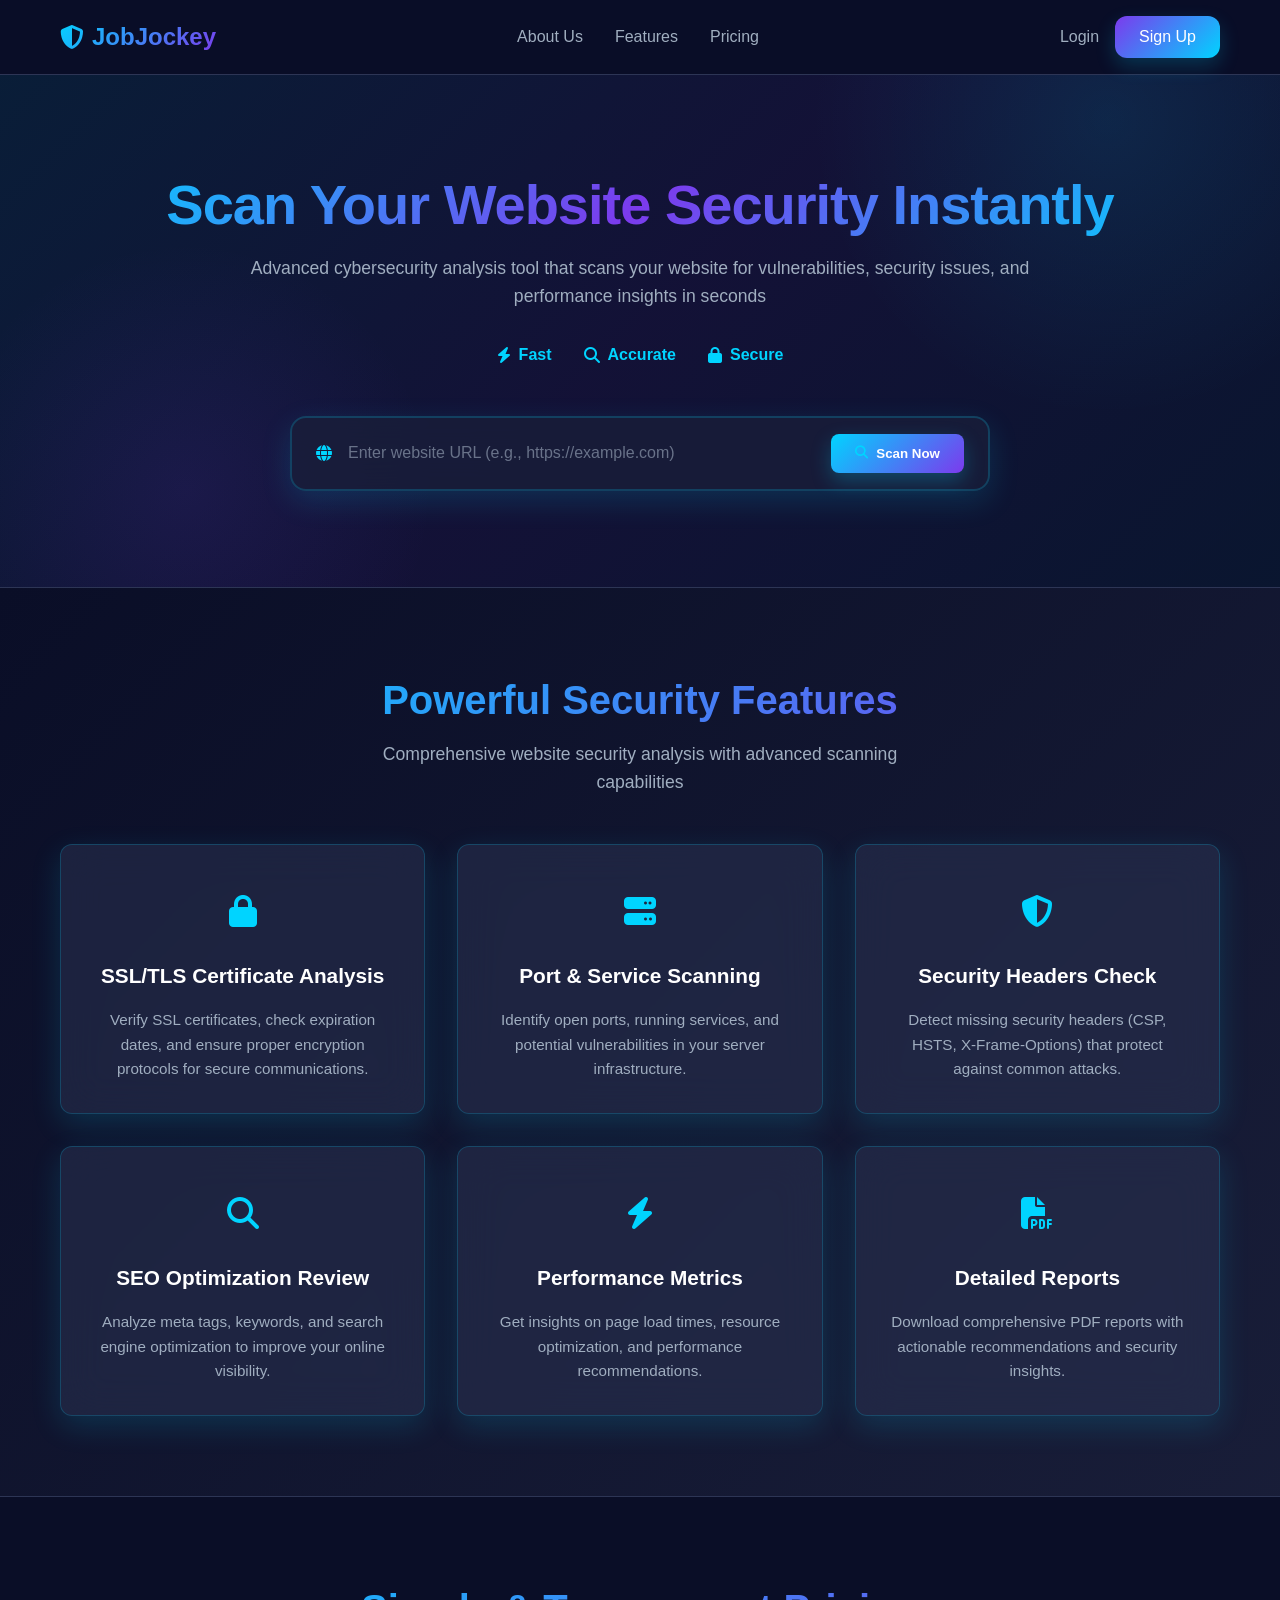
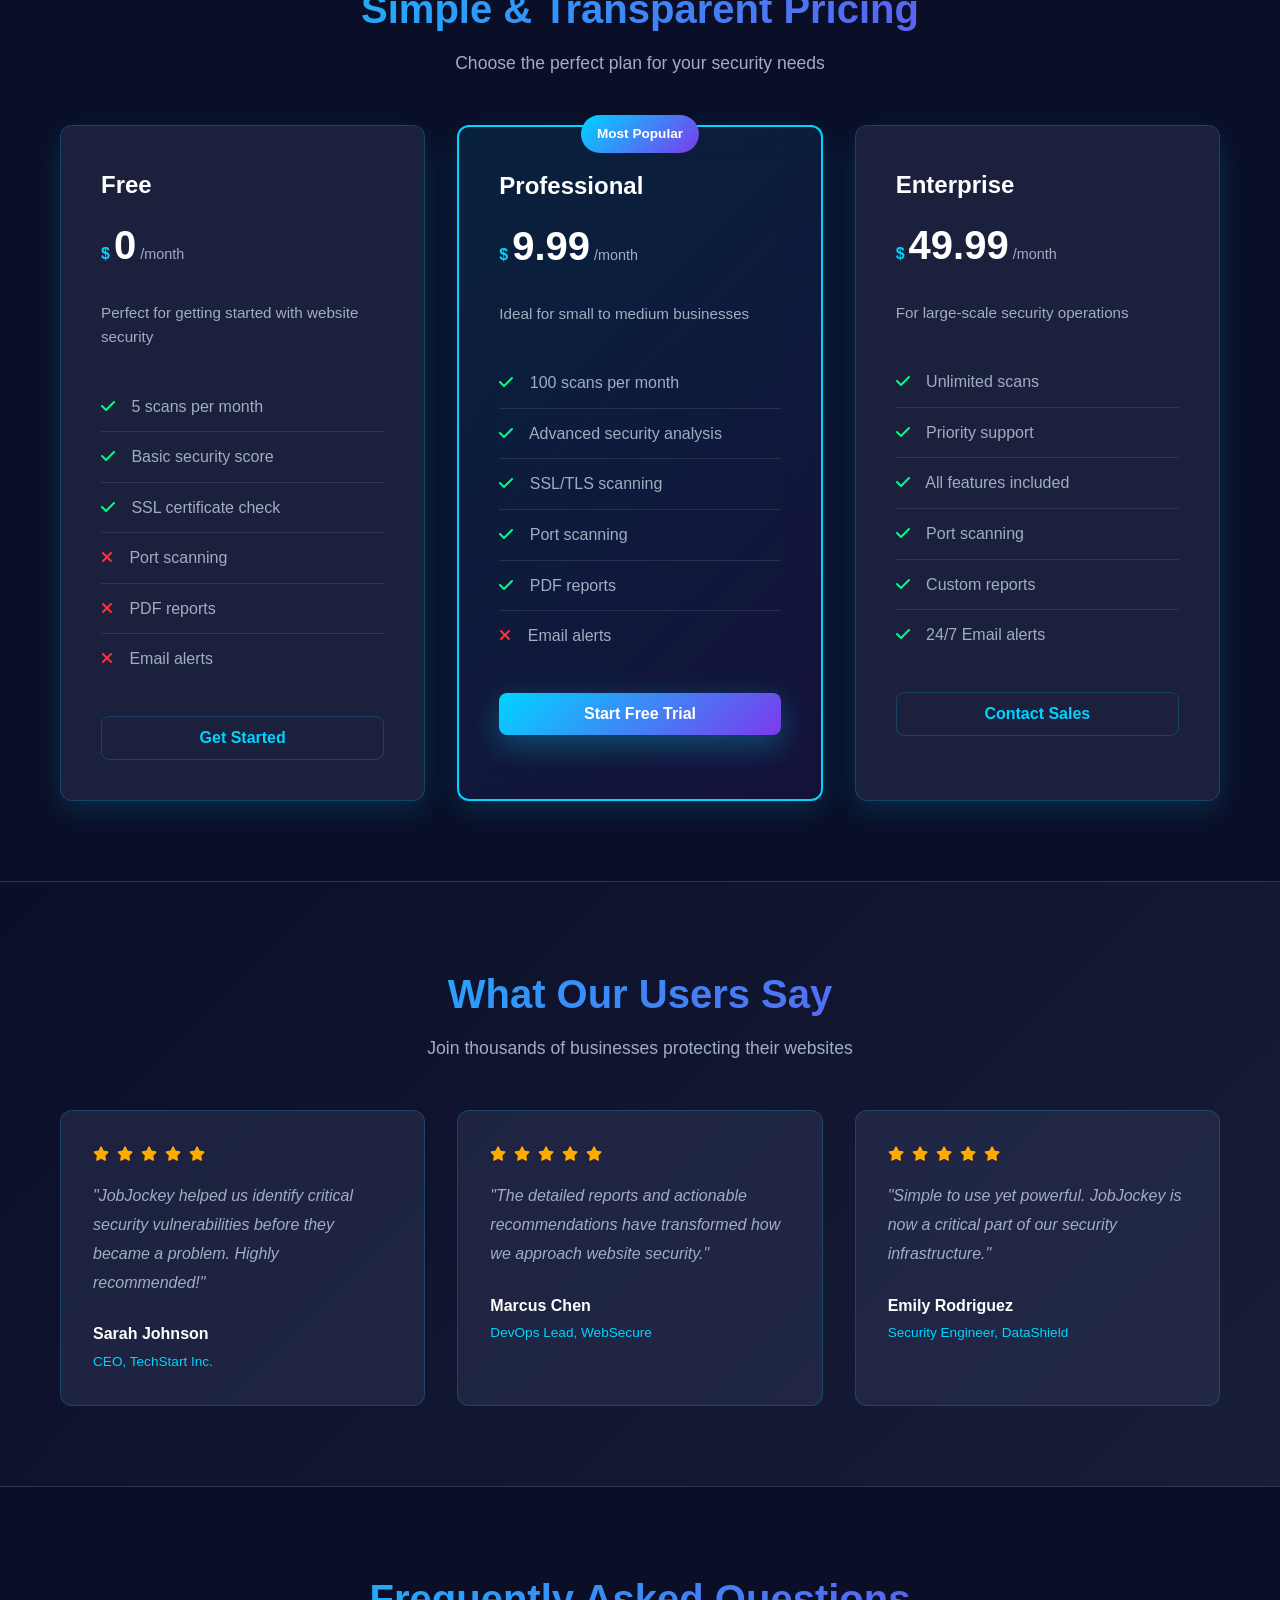
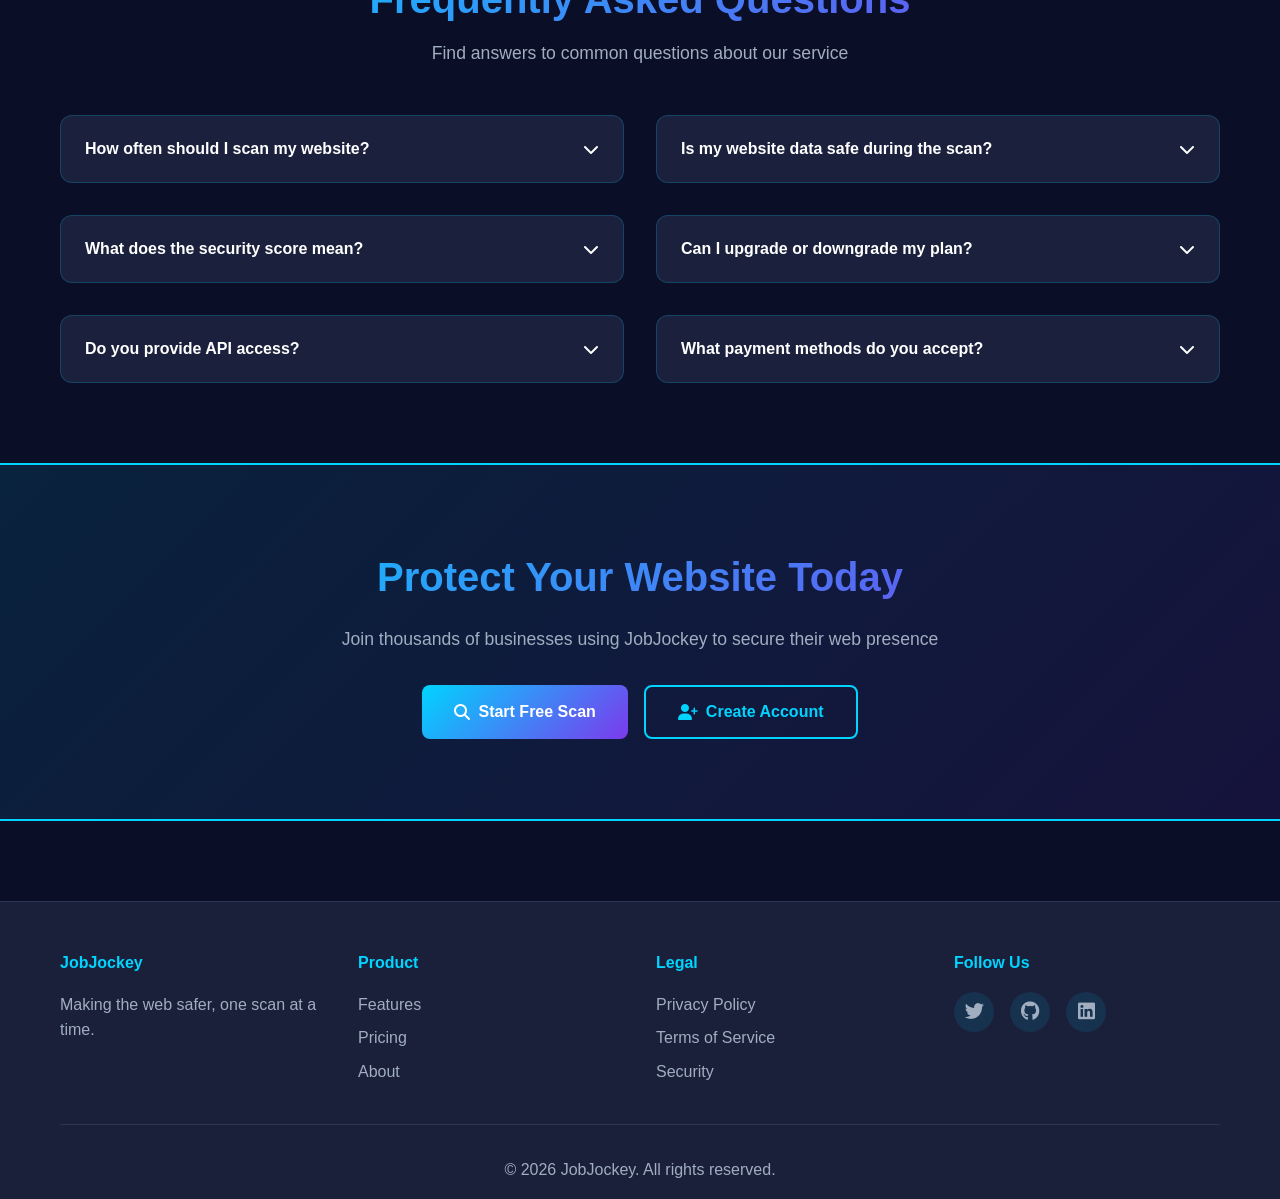
<file: frontend/index.html>
<!DOCTYPE html>
<html lang="en">
<head>
    <!-- Meta Tags -->
    <meta charset="UTF-8">
    <meta name="viewport" content="width=device-width, initial-scale=1.0">

    <!-- Title -->
    <title>JobJockey - Website Security Scanner</title>

    <!-- CSS Files -->
    <link rel="stylesheet" href="styles.css">

    <!-- Font Awesome Icons -->
    <link rel="stylesheet" href="https://cdnjs.cloudflare.com/ajax/libs/font-awesome/6.4.0/css/all.min.css">
</head>

<body onload="handleHomeLoad()">

    <!-- =========================
         NAVIGATION HEADER
         header section with logo, navigation links, and login/signup buttons.
    ========================== -->
    <header class="navbar">
        <div class="container">

            <!-- Logo / Brand -->
            <div class="nav-brand">
                <i class="fas fa-shield-alt"></i>
                <span>JobJockey</span>
            </div>

            <!-- Navigation Menu -->
            <nav class="nav-menu">
                <a href="#about">About Us</a>
                <a href="#features">Features</a>
                <a href="#pricing">Pricing</a>
            </nav>

            <!-- Login / Signup Buttons -->
            <div class="nav-actions" id="navActions">
                <a href="login.html" class="login-btn">Login</a>
                <a href="signup.html" class="signup-btn">Sign Up</a>
            </div>

            <!-- Authenticated User Actions -->
            <div class="nav-actions authenticated" id="navActionsAuth" style="display: none;">
                <span class="user-email" id="navUserEmail"></span>
                <a href="dashboard.html" class="dashboard-btn">Dashboard</a>
                <button class="logout-btn" onclick="handleLogout()">Logout</button>
            </div>

        </div>
    </header>

    <!-- =========================
         HERO SECTION
    ========================== -->
    <section class="hero" id="heroSection">
        <div class="container">

            <h1>Scan Your Website Security Instantly</h1>

            <p class="hero-subtitle">
                Advanced cybersecurity analysis tool that scans your website
                for vulnerabilities, security issues, and performance insights in seconds
            </p>

            <!-- Hero Features -->
            <div class="hero-features">
                <span><i class="fas fa-bolt"></i> Fast</span>
                <span><i class="fas fa-search"></i> Accurate</span>
                <span><i class="fas fa-lock"></i> Secure</span>
            </div>

            <!-- Search Box -->
            <div class="search-box">
                <i class="fas fa-globe"></i>

                <input
                    type="text"
                    placeholder="Enter website URL (e.g., https://example.com)"
                    id="urlInput"
                >

                <button class="scan-btn" onclick="scanWebsite()">
                    <i class="fas fa-search"></i> Scan Now
                </button>
            </div>  

        </div>
    </section>

    <!-- =========================
         RESULTS SECTION
    ========================== -->
    <section class="results-section" id="resultsSection" style="display: none;">
        <div class="container">

            <!-- Results Header -->
            <div class="results-header">

                <button class="back-btn" onclick="backToScanner()">
                    <i class="fas fa-arrow-left"></i> Back to Scanner
                </button>

                <h2 id="resultWebsite"></h2>

                <button class="download-btn" onclick="downloadReport()">
                    <i class="fas fa-download"></i> Download Report (PDF)
                </button>

            </div>

            <!-- Scan Information -->
            <div class="scan-info">
                <p><strong>URL:</strong> <span id="resultUrl"></span></p>
                <p><strong>Scanned:</strong> <span id="resultDate"></span></p>
            </div>

            <!-- Security Score / SSL / Port Scan -->
            <div class="results-grid">

                <!-- Security Score Card -->
                <div class="score-card-result">

                    <div class="score-header">
                        <i class="fas fa-shield-alt"></i>
                        <h3>SECURITY SCORE</h3>
                    </div>

                    <div class="circular-progress">

                        <svg viewBox="0 0 100 100">

                            <defs>
                                <linearGradient id="gradientStroke" x1="0%" y1="0%" x2="100%" y2="100%">
                                    <stop offset="0%" style="stop-color:#00d4ff;stop-opacity:1" />
                                    <stop offset="100%" style="stop-color:#7c3aed;stop-opacity:1" />
                                </linearGradient>
                            </defs>

                            <circle cx="50" cy="50" r="45" class="progress-background"></circle>
                            <circle cx="50" cy="50" r="45" class="progress-circle" id="progressCircle"></circle>

                        </svg>

                        <div class="score-value" id="scoreValue">92</div>
                    </div>

                    <div class="score-status" id="scoreStatus">Excellent</div>
                </div>

                <!-- SSL Certificate Card -->
                <div class="result-card ssl-card">

                    <div class="card-header">
                        <i class="fas fa-lock"></i>
                        <h3>SSL/TLS CERTIFICATE</h3>
                    </div>

                    <div class="card-content">

                        <div class="result-item">
                            <span class="label">Status:</span>
                            <span class="value" id="sslStatus">Valid</span>
                        </div>

                        <div class="result-item">
                            <span class="label">Protocol:</span>
                            <span class="value" id="sslProtocol">TLS 1.3</span>
                        </div>

                        <div class="result-item">
                            <span class="label">Expires:</span>
                            <span class="value" id="sslExpires">2025-12-31</span>
                        </div>

                        <div class="result-item">
                            <span class="label">Certificate:</span>
                            <span class="value" id="sslCert">Valid</span>
                        </div>

                    </div>
                </div>

                <!-- Port Scan Card -->
                <div class="result-card port-card">

                    <div class="card-header">
                        <i class="fas fa-server"></i>
                        <h3>PORT SCAN</h3>
                    </div>

                    <div class="card-content">

                        <div class="result-item">
                            <span class="label">Open Ports:</span>
                            <span class="value" id="openPorts">0</span>
                        </div>

                        <div class="result-item">
                            <span class="label">Vulnerable:</span>
                            <span class="value" id="vulnerablePorts">0</span>
                        </div>

                        <div class="result-item">
                            <span class="label">Services:</span>
                            <span class="value" id="runningServices">3</span>
                        </div>

                    </div>
                </div>

            </div>
                <div class="recommendation-card">
   <h3>Recommendations</h3>

   <div class="result-card recommendation-card">
    <div class="card-header">
        <h3>
            <i class="fas fa-triangle-exclamation"></i>
            Recommendations
        </h3>
    </div>

    <ul id="recommendationsList" class="recommendations-list">
    </ul>
</div>
</div>
        </div>
    </section>

    <!-- =========================
         FEATURES SECTION
    ========================== -->
    <section class="features" id="features">
        <div class="container">
            <h2>Powerful Security Features</h2>
            <p class="section-subtitle">Comprehensive website security analysis with advanced scanning capabilities</p>

            <div class="features-grid">
                <!-- Feature 1: SSL/TLS Scanning -->
                <div class="feature-card">
                    <div class="feature-icon">
                        <i class="fas fa-lock"></i>
                    </div>
                    <h3>SSL/TLS Certificate Analysis</h3>
                    <p>Verify SSL certificates, check expiration dates, and ensure proper encryption protocols for secure communications.</p>
                </div>

                <!-- Feature 2: Port Scanning -->
                <div class="feature-card">
                    <div class="feature-icon">
                        <i class="fas fa-server"></i>
                    </div>
                    <h3>Port & Service Scanning</h3>
                    <p>Identify open ports, running services, and potential vulnerabilities in your server infrastructure.</p>
                </div>

                <!-- Feature 3: Headers Analysis -->
                <div class="feature-card">
                    <div class="feature-icon">
                        <i class="fas fa-shield-alt"></i>
                    </div>
                    <h3>Security Headers Check</h3>
                    <p>Detect missing security headers (CSP, HSTS, X-Frame-Options) that protect against common attacks.</p>
                </div>

                <!-- Feature 4: SEO Audit -->
                <div class="feature-card">
                    <div class="feature-icon">
                        <i class="fas fa-search"></i>
                    </div>
                    <h3>SEO Optimization Review</h3>
                    <p>Analyze meta tags, keywords, and search engine optimization to improve your online visibility.</p>
                </div>

                <!-- Feature 5: Performance Analysis -->
                <div class="feature-card">
                    <div class="feature-icon">
                        <i class="fas fa-bolt"></i>
                    </div>
                    <h3>Performance Metrics</h3>
                    <p>Get insights on page load times, resource optimization, and performance recommendations.</p>
                </div>

                <!-- Feature 6: Real-Time Reports -->
                <div class="feature-card">
                    <div class="feature-icon">
                        <i class="fas fa-file-pdf"></i>
                    </div>
                    <h3>Detailed Reports</h3>
                    <p>Download comprehensive PDF reports with actionable recommendations and security insights.</p>
                </div>
            </div>
        </div>
    </section>

    <!-- =========================
         PRICING SECTION
    ========================== -->
    <section class="pricing" id="pricing">
        <div class="container">
            <h2>Simple & Transparent Pricing</h2>
            <p class="section-subtitle">Choose the perfect plan for your security needs</p>

            <div class="pricing-grid">
                <!-- Free Plan -->
                <div class="pricing-card">
                    <div class="pricing-header">
                        <h3>Free</h3>
                        <div class="price">
                            <span class="currency">$</span>
                            <span class="amount">0</span>
                            <span class="period">/month</span>
                        </div>
                    </div>

                    <p class="pricing-description">Perfect for getting started with website security</p>

                    <ul class="pricing-features">
                        <li><i class="fas fa-check"></i> 5 scans per month</li>
                        <li><i class="fas fa-check"></i> Basic security score</li>
                        <li><i class="fas fa-check"></i> SSL certificate check</li>
                        <li><i class="fas fa-times"></i> Port scanning</li>
                        <li><i class="fas fa-times"></i> PDF reports</li>
                        <li><i class="fas fa-times"></i> Email alerts</li>
                    </ul>

                    <button class="pricing-btn">Get Started</button>
                </div>

                <!-- Professional Plan -->
                <div class="pricing-card featured">
                    <div class="badge">Most Popular</div>

                    <div class="pricing-header">
                        <h3>Professional</h3>
                        <div class="price">
                            <span class="currency">$</span>
                            <span class="amount">9.99</span>
                            <span class="period">/month</span>
                        </div>
                    </div>

                    <p class="pricing-description">Ideal for small to medium businesses</p>

                    <ul class="pricing-features">
                        <li><i class="fas fa-check"></i> 100 scans per month</li>
                        <li><i class="fas fa-check"></i> Advanced security analysis</li>
                        <li><i class="fas fa-check"></i> SSL/TLS scanning</li>
                        <li><i class="fas fa-check"></i> Port scanning</li>
                        <li><i class="fas fa-check"></i> PDF reports</li>
                        <li><i class="fas fa-times"></i> Email alerts</li>
                    </ul>

                    <button class="pricing-btn primary">Start Free Trial</button>
                </div>

                <!-- Enterprise Plan -->
                <div class="pricing-card">
                    <div class="pricing-header">
                        <h3>Enterprise</h3>
                        <div class="price">
                            <span class="currency">$</span>
                            <span class="amount">49.99</span>
                            <span class="period">/month</span>
                        </div>
                    </div>

                    <p class="pricing-description">For large-scale security operations</p>

                    <ul class="pricing-features">
                        <li><i class="fas fa-check"></i> Unlimited scans</li>
                        <li><i class="fas fa-check"></i> Priority support</li>
                        <li><i class="fas fa-check"></i> All features included</li>
                        <li><i class="fas fa-check"></i> Port scanning</li>
                        <li><i class="fas fa-check"></i> Custom reports</li>
                        <li><i class="fas fa-check"></i> 24/7 Email alerts</li>
                    </ul>

                    <button class="pricing-btn">Contact Sales</button>
                </div>
            </div>
        </div>
    </section>

    <!-- =========================
         TESTIMONIALS SECTION
    ========================== -->
    <section class="testimonials">
        <div class="container">
            <h2>What Our Users Say</h2>
            <p class="section-subtitle">Join thousands of businesses protecting their websites</p>

            <div class="testimonials-grid">
                <!-- Testimonial 1 -->
                <div class="testimonial-card">
                    <div class="stars">
                        <i class="fas fa-star"></i>
                        <i class="fas fa-star"></i>
                        <i class="fas fa-star"></i>
                        <i class="fas fa-star"></i>
                        <i class="fas fa-star"></i>
                    </div>
                    <p class="testimonial-text">"JobJockey helped us identify critical security vulnerabilities before they became a problem. Highly recommended!"</p>
                    <div class="testimonial-author">
                        <strong>Sarah Johnson</strong>
                        <span>CEO, TechStart Inc.</span>
                    </div>
                </div>

                <!-- Testimonial 2 -->
                <div class="testimonial-card">
                    <div class="stars">
                        <i class="fas fa-star"></i>
                        <i class="fas fa-star"></i>
                        <i class="fas fa-star"></i>
                        <i class="fas fa-star"></i>
                        <i class="fas fa-star"></i>
                    </div>
                    <p class="testimonial-text">"The detailed reports and actionable recommendations have transformed how we approach website security."</p>
                    <div class="testimonial-author">
                        <strong>Marcus Chen</strong>
                        <span>DevOps Lead, WebSecure</span>
                    </div>
                </div>

                <!-- Testimonial 3 -->
                <div class="testimonial-card">
                    <div class="stars">
                        <i class="fas fa-star"></i>
                        <i class="fas fa-star"></i>
                        <i class="fas fa-star"></i>
                        <i class="fas fa-star"></i>
                        <i class="fas fa-star"></i>
                    </div>
                    <p class="testimonial-text">"Simple to use yet powerful. JobJockey is now a critical part of our security infrastructure."</p>
                    <div class="testimonial-author">
                        <strong>Emily Rodriguez</strong>
                        <span>Security Engineer, DataShield</span>
                    </div>
                </div>
            </div>
        </div>
    </section>

    <!-- =========================
         FAQ SECTION
    ========================== -->
    <section class="faq">
        <div class="container">
            <h2>Frequently Asked Questions</h2>
            <p class="section-subtitle">Find answers to common questions about our service</p>

            <div class="faq-grid">
                <!-- FAQ Item 1 -->
                <div class="faq-item">
                    <button class="faq-question" onclick="toggleFAQ(this)">
                        <span>How often should I scan my website?</span>
                        <i class="fas fa-chevron-down"></i>
                    </button>
                    <div class="faq-answer">
                        <p>We recommend scanning your website at least once a month, or more frequently if you make regular updates or run an e-commerce platform. Security threats emerge continuously, so regular monitoring is essential.</p>
                    </div>
                </div>

                <!-- FAQ Item 2 -->
                <div class="faq-item">
                    <button class="faq-question" onclick="toggleFAQ(this)">
                        <span>Is my website data safe during the scan?</span>
                        <i class="fas fa-chevron-down"></i>
                    </button>
                    <div class="faq-answer">
                        <p>Absolutely. Our scanning process is non-invasive and read-only. We only analyze publicly accessible information and never attempt to exploit vulnerabilities. Your data remains completely secure.</p>
                    </div>
                </div>

                <!-- FAQ Item 3 -->
                <div class="faq-item">
                    <button class="faq-question" onclick="toggleFAQ(this)">
                        <span>What does the security score mean?</span>
                        <i class="fas fa-chevron-down"></i>
                    </button>
                    <div class="faq-answer">
                        <p>The security score (0-100) represents your website's overall security posture based on multiple factors including SSL/TLS implementation, security headers, port exposure, and general best practices compliance.</p>
                    </div>
                </div>

                <!-- FAQ Item 4 -->
                <div class="faq-item">
                    <button class="faq-question" onclick="toggleFAQ(this)">
                        <span>Can I upgrade or downgrade my plan?</span>
                        <i class="fas fa-chevron-down"></i>
                    </button>
                    <div class="faq-answer">
                        <p>Yes, you can change your plan at any time. Upgrades take effect immediately, and downgrades apply at the next billing cycle. No penalties or lock-in periods.</p>
                    </div>
                </div>

                <!-- FAQ Item 5 -->
                <div class="faq-item">
                    <button class="faq-question" onclick="toggleFAQ(this)">
                        <span>Do you provide API access?</span>
                        <i class="fas fa-chevron-down"></i>
                    </button>
                    <div class="faq-answer">
                        <p>Yes! Professional and Enterprise plans include API access for programmatic scanning. Contact our sales team for Enterprise API documentation and integration support.</p>
                    </div>
                </div>

                <!-- FAQ Item 6 -->
                <div class="faq-item">
                    <button class="faq-question" onclick="toggleFAQ(this)">
                        <span>What payment methods do you accept?</span>
                        <i class="fas fa-chevron-down"></i>
                    </button>
                    <div class="faq-answer">
                        <p>We accept all major credit cards (Visa, Mastercard, American Express), PayPal, and bank transfers for Enterprise accounts. Billing is secure and PCI-compliant.</p>
                    </div>
                </div>
            </div>
        </div>
    </section>

    <!-- =========================
         CTA SECTION
    ========================== -->
    <section class="cta">
        <div class="container">
            <h2>Protect Your Website Today</h2>
            <p>Join thousands of businesses using JobJockey to secure their web presence</p>
            
            <div class="cta-buttons">
                <button class="cta-btn primary" onclick="document.getElementById('urlInput').focus()">
                    <i class="fas fa-search"></i> Start Free Scan
                </button>
                <button class="cta-btn secondary" onclick="window.location.href='signup.html'">
                    <i class="fas fa-user-plus"></i> Create Account
                </button>
            </div>
        </div>
    </section>

    <!-- =========================
         FOOTER
    ========================== -->
    <footer class="footer">
        <div class="container">

            <div class="footer-content">

                <!-- Footer About -->
                <div class="footer-section">
                    <h4>JobJockey</h4>
                    <p>Making the web safer, one scan at a time.</p>
                </div>

                <!-- Footer Product Links -->
                <div class="footer-section">
                    <h4>Product</h4>

                    <ul>
                        <li><a href="#features">Features</a></li>
                        <li><a href="#pricing">Pricing</a></li>
                        <li><a href="#about">About</a></li>
                    </ul>
                </div>

                <!-- Footer Legal -->
                <div class="footer-section">
                    <h4>Legal</h4>

                    <ul>
                        <li><a href="#">Privacy Policy</a></li>
                        <li><a href="#">Terms of Service</a></li>
                        <li><a href="#">Security</a></li>
                    </ul>
                </div>

                <!-- Social Media -->
                <div class="footer-section">
                    <h4>Follow Us</h4>

                    <div class="social-links">
                        <a href="#"><i class="fab fa-twitter"></i></a>
                        <a href="#"><i class="fab fa-github"></i></a>
                        <a href="#"><i class="fab fa-linkedin"></i></a>
                    </div>
                </div>

            </div>

            <!-- Footer Bottom -->
            <div class="footer-bottom">
                <p>&copy; 2026 JobJockey. All rights reserved.</p>
            </div>

        </div>
    </footer>

    <!-- JavaScript Files -->
    <script src="auth.js"></script>
    <script src="script.js"></script>

    <!-- Authentication Script -->
    <script>

        // Handle Home Page Load
        function handleHomeLoad() {

            const user = auth.getCurrentUser();

            const navActions = document.getElementById('navActions');
            const navActionsAuth = document.getElementById('navActionsAuth');
            const authPrompt = document.getElementById('authPrompt');

            if (user) {

                // User is logged in
                navActions.style.display = 'none';
                navActionsAuth.style.display = 'flex';

                document.getElementById('navUserEmail').textContent = user.email;

                if (authPrompt) {
                    authPrompt.style.display = 'none';
                }

            } else {

                // User is NOT logged in
                navActions.style.display = 'flex';
                navActionsAuth.style.display = 'none';

                if (authPrompt) {
                    authPrompt.style.display = 'block';
                }
            }
        }

        // Logout Function
        function handleLogout() {

            if (confirm('Are you sure you want to logout?')) {

                auth.logout();

                window.location.reload();
            }
        }

    </script>

</body>
</html>
</file>
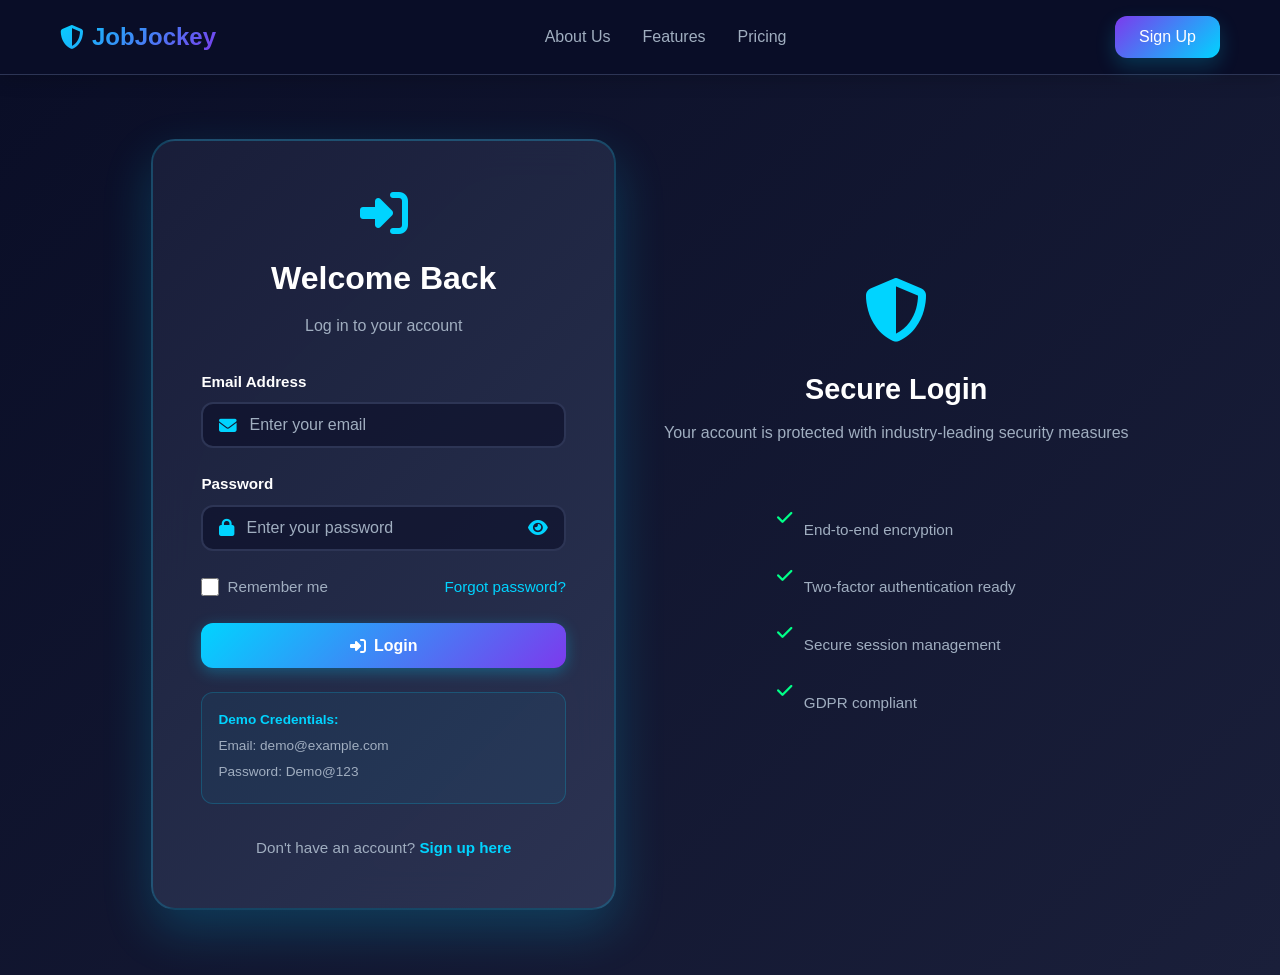
<file: dashboard.html>
<!DOCTYPE html>
<html lang="en">
<head>
    <meta charset="UTF-8">
    <meta name="viewport" content="width=device-width, initial-scale=1.0">
    <title>Dashboard - JobJockey Security Scanner</title>
    <link rel="stylesheet" href="styles.css">
    <link rel="stylesheet" href="https://cdnjs.cloudflare.com/ajax/libs/font-awesome/6.4.0/css/all.min.css">
</head>
<body onload="protectPage() && initDashboard()">
    <!-- Navigation Header -->
    <header class="navbar">
        <div class="container">
            <div class="nav-brand">
                <i class="fas fa-shield-alt"></i>
                <span>JobJockey</span>
            </div>
            <nav class="nav-menu">
                <a href="#" onclick="viewDashboard()">Dashboard</a>
                <a href="#" onclick="viewHistory()">Scan History</a>
                <a href="#" onclick="viewSettings()">Settings</a>
            </nav>
            <div class="nav-actions">
                <div class="user-menu">
                    <span class="user-email" id="userEmail"></span>
                    <button class="logout-btn" onclick="handleLogout()">
                        <i class="fas fa-sign-out-alt"></i> Logout
                    </button>
                </div>
            </div>
        </div>
    </header>

    <!-- Dashboard Content -->
    <div class="dashboard-container">
        <!-- Sidebar -->
        <aside class="dashboard-sidebar">
            <div class="sidebar-header">
                <div class="user-profile">
                    <div class="user-avatar">
                        <i class="fas fa-user"></i>
                    </div>
                    <div class="user-info">
                        <h3 id="userName"></h3>
                        <p id="userEmailSidebar"></p>
                    </div>
                </div>
            </div>

            <nav class="sidebar-nav">
                <a href="#" onclick="viewDashboard()" class="nav-item active" data-section="dashboard">
                    <i class="fas fa-home"></i>
                    <span>Dashboard</span>
                </a>
                <a href="#" onclick="viewHistory()" class="nav-item" data-section="history">
                    <i class="fas fa-history"></i>
                    <span>Scan History</span>
                </a>
                <a href="#" onclick="viewSettings()" class="nav-item" data-section="settings">
                    <i class="fas fa-cog"></i>
                    <span>Settings</span>
                </a>
            </nav>

            <div class="sidebar-stats">
                <div class="stat-card">
                    <div class="stat-icon">
                        <i class="fas fa-search"></i>
                    </div>
                    <div class="stat-info">
                        <p class="stat-label">Scans Remaining</p>
                        <p class="stat-value" id="scansRemaining">0</p>
                    </div>
                </div>
                <div class="stat-card">
                    <div class="stat-icon">
                        <i class="fas fa-check-circle"></i>
                    </div>
                    <div class="stat-info">
                        <p class="stat-label">Total Scans</p>
                        <p class="stat-value" id="totalScans">0</p>
                    </div>
                </div>
            </div>
        </aside>

        <!-- Main Content -->
        <main class="dashboard-main">
            <!-- Dashboard Section -->
            <section id="dashboardSection" class="dashboard-section">
                <div class="section-header">
                    <h1>Website Security Scanner</h1>
                    <p>Scan your website for vulnerabilities and security issues</p>
                </div>

                <!-- Scanner Card -->
                <div class="scanner-card">
                    <div class="scanner-header">
                        <i class="fas fa-globe"></i>
                        <h2>New Scan</h2>
                    </div>

                    <div class="search-box-dashboard">
                        <i class="fas fa-globe"></i>
                        <input 
                            type="url" 
                            placeholder="Enter website URL (e.g., https://example.com)" 
                            id="urlInput"
                        >
                        <button class="scan-btn" onclick="scanWebsiteDashboard()">
                            <i class="fas fa-search"></i> Scan Now
                        </button>
                    </div>

                    <div class="quick-scan-options">
                        <label class="scan-option">
                            <input type="checkbox" id="deepScan" name="deepScan">
                            <span>Deep Scan (takes longer)</span>
                        </label>
                        <label class="scan-option">
                            <input type="checkbox" id="includePerformance" name="includePerformance" checked>
                            <span>Include Performance Analysis</span>
                        </label>
                    </div>
                </div>

                <!-- Recent Scans -->
                <div class="recent-scans-section">
                    <h2>Recent Scans</h2>
                    <div class="scans-list" id="recentScansList">
                        <p class="empty-state">No scans yet. Start by scanning a website above.</p>
                    </div>
                </div>
            </section>

            <!-- Scan Results Section -->
            <section id="resultsSection" class="dashboard-section" style="display: none;">
                <div class="section-header">
                    <button class="back-btn" onclick="backToDashboard()">
                        <i class="fas fa-arrow-left"></i> Back to Dashboard
                    </button>
                    <h1 id="resultWebsite">Scan Results</h1>
                </div>

                <!-- Security Score Card -->
                <div class="results-grid">
                    <div class="score-card-result">
                        <div class="score-header">
                            <i class="fas fa-shield-alt"></i>
                            <h3>SECURITY SCORE</h3>
                        </div>
                        <div class="circular-progress">
                            <svg viewBox="0 0 100 100">
                                <defs>
                                    <linearGradient id="gradientStroke" x1="0%" y1="0%" x2="100%" y2="100%">
                                        <stop offset="0%" style="stop-color:#00d4ff;stop-opacity:1" />
                                        <stop offset="100%" style="stop-color:#7c3aed;stop-opacity:1" />
                                    </linearGradient>
                                </defs>
                                <circle cx="50" cy="50" r="45" class="progress-background"></circle>
                                <circle cx="50" cy="50" r="45" class="progress-circle" id="progressCircle"></circle>
                            </svg>
                            <div class="score-value" id="scoreValue">92</div>
                        </div>
                        <div class="score-status" id="scoreStatus">Excellent</div>
                    </div>

                    <!-- SSL/TLS Certificate -->
                    <div class="result-card ssl-card">
                        <div class="card-header">
                            <i class="fas fa-lock"></i>
                            <h3>SSL/TLS CERTIFICATE</h3>
                        </div>
                        <div class="card-content">
                            <div class="result-item">
                                <span class="label">Status:</span>
                                <span class="value" id="sslStatus">Valid</span>
                            </div>
                            <div class="result-item">
                                <span class="label">Protocol:</span>
                                <span class="value" id="sslProtocol">TLS 1.3</span>
                            </div>
                            <div class="result-item">
                                <span class="label">Expires:</span>
                                <span class="value" id="sslExpires">2025-12-31</span>
                            </div>
                        </div>
                    </div>

                    <!-- Vulnerabilities Summary -->
                    <div class="result-card vulnerabilities-card">
                        <div class="card-header">
                            <i class="fas fa-bug"></i>
                            <h3>VULNERABILITIES</h3>
                        </div>
                        <div class="card-content">
                            <div class="vuln-item critical">
                                <span class="label">Critical:</span>
                                <span class="value" id="vulnCritical">0</span>
                            </div>
                            <div class="vuln-item high">
                                <span class="label">High:</span>
                                <span class="value" id="vulnHigh">1</span>
                            </div>
                            <div class="vuln-item medium">
                                <span class="label">Medium:</span>
                                <span class="value" id="vulnMedium">3</span>
                            </div>
                            <div class="vuln-item low">
                                <span class="label">Low:</span>
                                <span class="value" id="vulnLow">2</span>
                            </div>
                        </div>
                    </div>
                </div>

                <!-- Report Actions -->
                <div class="report-actions">
                    <button class="download-btn" onclick="downloadReport()">
                        <i class="fas fa-download"></i> Download PDF Report
                    </button>
                    <button class="email-btn" onclick="emailReport()">
                        <i class="fas fa-envelope"></i> Email Report
                    </button>
                    <button class="schedule-btn" onclick="scheduleReport()">
                        <i class="fas fa-calendar"></i> Schedule Scan
                    </button>
                </div>
            </section>

            <!-- History Section -->
            <section id="historySection" class="dashboard-section" style="display: none;">
                <div class="section-header">
                    <h1>Scan History</h1>
                    <p>View all your previous scans</p>
                </div>

                <div class="history-filters">
                    <input type="text" id="searchHistory" placeholder="Search scans..." onkeyup="filterHistory()">
                    <select id="sortBy" onchange="filterHistory()">
                        <option value="recent">Most Recent</option>
                        <option value="oldest">Oldest First</option>
                        <option value="score-high">Highest Score</option>
                        <option value="score-low">Lowest Score</option>
                    </select>
                </div>

                <div class="history-table">
                    <div class="empty-state">No scan history yet.</div>
                </div>
            </section>

            <!-- Settings Section -->
            <section id="settingsSection" class="dashboard-section" style="display: none;">
                <div class="section-header">
                    <h1>Account Settings</h1>
                    <p>Manage your account preferences</p>
                </div>

                <!-- Account Information -->
                <div class="settings-card">
                    <h3>Account Information</h3>
                    <div class="setting-item">
                        <label>Email Address</label>
                        <p id="settingsEmail">user@example.com</p>
                    </div>
                    <div class="setting-item">
                        <label>Member Since</label>
                        <p id="settingsMemberSince">January 2024</p>
                    </div>
                </div>

                <!-- Preferences -->
                <div class="settings-card">
                    <h3>Notification Preferences</h3>
                    <div class="setting-item">
                        <label class="setting-toggle">
                            <input type="checkbox" id="emailNotifications" checked>
                            <span>Email notifications for completed scans</span>
                        </label>
                    </div>
                    <div class="setting-item">
                        <label class="setting-toggle">
                            <input type="checkbox" id="weeklyReport" checked>
                            <span>Weekly security report</span>
                        </label>
                    </div>
                </div>

                <!-- Danger Zone -->
                <div class="settings-card danger-zone">
                    <h3>Danger Zone</h3>
                    <button class="delete-account-btn" onclick="confirmDeleteAccount()">
                        <i class="fas fa-trash"></i> Delete Account
                    </button>
                </div>
            </section>
        </main>
    </div>

    <script src="auth.js"></script>
    <script src="script.js"></script>
    <script>
        let currentReport = null;
        let scanHistory = [];

        function initDashboard() {
            const user = auth.getCurrentUser();
            if (!user) return;

            // Update user info
            document.getElementById('userName').textContent = user.name;
            document.getElementById('userEmail').textContent = user.email;
            document.getElementById('userEmailSidebar').textContent = user.email;
            document.getElementById('scansRemaining').textContent = user.scansRemaining || 100;
            document.getElementById('settingsEmail').textContent = user.email;
            document.getElementById('settingsMemberSince').textContent = new Date(user.createdAt).toLocaleDateString('en-US', { year: 'numeric', month: 'long' });

            // Load scan history from localStorage
            loadScanHistory();
        }

        function scanWebsiteDashboard() {
            const urlInput = document.getElementById('urlInput');
            const url = urlInput.value.trim();

            if (!url) {
                alert('Please enter a website URL');
                return;
            }

            if (!isValidUrl(url)) {
                alert('Please enter a valid URL');
                return;
            }

            const user = auth.getCurrentUser();
            if (user.scansRemaining <= 0) {
                alert('You have reached your scan limit. Please upgrade your account.');
                return;
            }

            // Show loading state
            const scanBtn = document.querySelector('.scan-btn');
            const originalText = scanBtn.innerHTML;
            scanBtn.innerHTML = '<i class="fas fa-spinner fa-spin"></i> Scanning...';
            scanBtn.disabled = true;

            // Simulate scanning
            setTimeout(() => {
                const report = generateDetailedReport(url);
                currentReport = report;
                displayResults(url, report);

                // Decrement scans
                auth.decrementScans(user.email);
                document.getElementById('scansRemaining').textContent = auth.getCurrentUser().scansRemaining;

                // Save to history
                saveScanToHistory(url, report);

                // Reset button
                scanBtn.innerHTML = originalText;
                scanBtn.disabled = false;

                // Show results
                showSection('results');
            }, 3000);
        }

        function saveScanToHistory(url, report) {
            const scan = {
                url,
                score: report.score,
                status: report.status,
                timestamp: new Date().toISOString()
            };
            scanHistory.unshift(scan);
            localStorage.setItem('scanHistory_' + auth.getCurrentUser().email, JSON.stringify(scanHistory));
        }

        function loadScanHistory() {
            const user = auth.getCurrentUser();
            const stored = localStorage.getItem('scanHistory_' + user.email);
            scanHistory = stored ? JSON.parse(stored) : [];
            displayRecentScans();
        }

        function displayRecentScans() {
            const container = document.getElementById('recentScansList');
            if (scanHistory.length === 0) {
                container.innerHTML = '<p class="empty-state">No scans yet. Start by scanning a website above.</p>';
                return;
            }

            container.innerHTML = scanHistory.slice(0, 5).map((scan, index) => `
                <div class="scan-item" onclick="viewScanDetails(${index})">
                    <div class="scan-info">
                        <p class="scan-url">${scan.url}</p>
                        <p class="scan-date">${new Date(scan.timestamp).toLocaleDateString()}</p>
                    </div>
                    <div class="scan-score">
                        <span class="score-badge score-${scan.status.toLowerCase().replace(/\s+/g, '-')}">${scan.score}</span>
                    </div>
                </div>
            `).join('');
        }

        function viewDashboard() {
            showSection('dashboard');
        }

        function viewHistory() {
            showSection('history');
            populateHistoryTable();
        }

        function viewSettings() {
            showSection('settings');
        }

        function backToDashboard() {
            showSection('dashboard');
        }

        function showSection(section) {
            // Hide all sections
            document.querySelectorAll('.dashboard-section').forEach(s => s.style.display = 'none');
            
            // Update nav items
            document.querySelectorAll('.nav-item').forEach(n => n.classList.remove('active'));

            // Show selected section
            if (section === 'dashboard') {
                document.getElementById('dashboardSection').style.display = 'block';
                document.querySelector('[data-section="dashboard"]').classList.add('active');
            } else if (section === 'results') {
                document.getElementById('resultsSection').style.display = 'block';
            } else if (section === 'history') {
                document.getElementById('historySection').style.display = 'block';
                document.querySelector('[data-section="history"]').classList.add('active');
            } else if (section === 'settings') {
                document.getElementById('settingsSection').style.display = 'block';
                document.querySelector('[data-section="settings"]').classList.add('active');
            }
        }

        function populateHistoryTable() {
            const container = document.querySelector('.history-table');
            if (scanHistory.length === 0) {
                container.innerHTML = '<div class="empty-state">No scan history yet.</div>';
                return;
            }

            container.innerHTML = `
                <table class="history-table-content">
                    <thead>
                        <tr>
                            <th>Website</th>
                            <th>Score</th>
                            <th>Status</th>
                            <th>Date</th>
                            <th>Action</th>
                        </tr>
                    </thead>
                    <tbody>
                        ${scanHistory.map((scan, index) => `
                            <tr>
                                <td>${scan.url}</td>
                                <td><span class="score-badge">${scan.score}</span></td>
                                <td>${scan.status}</td>
                                <td>${new Date(scan.timestamp).toLocaleDateString()}</td>
                                <td><button onclick="viewScanDetails(${index})">View</button></td>
                            </tr>
                        `).join('')}
                    </tbody>
                </table>
            `;
        }

        function filterHistory() {
            // Implement filtering logic
        }

        function handleLogout() {
            if (confirm('Are you sure you want to logout?')) {
                auth.logout();
                redirectToHome();
            }
        }

        function downloadReport() {
            alert('PDF download feature would be implemented here');
        }

        function emailReport() {
            alert('Email feature would be implemented here');
        }

        function scheduleReport() {
            alert('Schedule scan feature would be implemented here');
        }

        function confirmDeleteAccount() {
            if (confirm('Are you sure? This action cannot be undone.')) {
                alert('Account deletion would be implemented here');
            }
        }

        function displayResults(url, report) {
            const domain = new URL(url).hostname;
            document.getElementById('resultWebsite').textContent = `Scan Results for ${domain}`;
            document.getElementById('scoreValue').textContent = report.score;
            document.getElementById('scoreStatus').textContent = report.status;
            document.getElementById('sslStatus').textContent = report.ssl.status;
            document.getElementById('sslProtocol').textContent = report.ssl.protocol;
            document.getElementById('sslExpires').textContent = report.ssl.expires;
            document.getElementById('vulnCritical').textContent = report.vulnerabilities.critical;
            document.getElementById('vulnHigh').textContent = report.vulnerabilities.high;
            document.getElementById('vulnMedium').textContent = report.vulnerabilities.medium;
            document.getElementById('vulnLow').textContent = report.vulnerabilities.low;

            // Update progress circle
            const circle = document.getElementById('progressCircle');
            const circumference = 2 * Math.PI * 45;
            const offset = circumference - (report.score / 100) * circumference;
            circle.style.strokeDashoffset = offset;
        }
    </script>
</body>
</html>
</file>
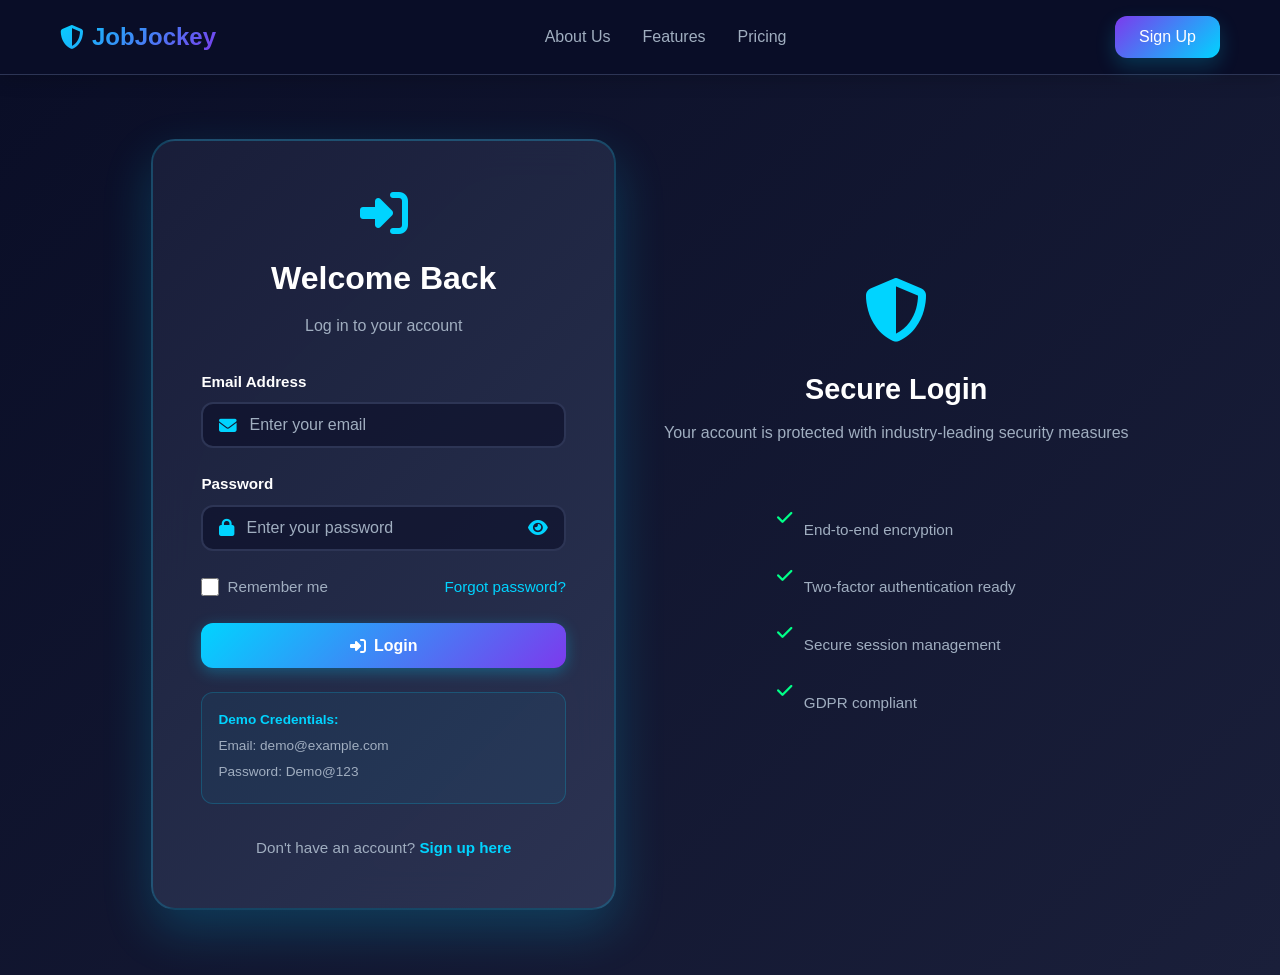
<file: login.html>
<!DOCTYPE html>
<html lang="en">
<head>
    <meta charset="UTF-8">
    <meta name="viewport" content="width=device-width, initial-scale=1.0">
    <title>Login - JobJockey Security Scanner</title>
    <link rel="stylesheet" href="styles.css">
    <link rel="stylesheet" href="https://cdnjs.cloudflare.com/ajax/libs/font-awesome/6.4.0/css/all.min.css">
</head>
<body>
    <!-- Navigation -->
    <header class="navbar">
        <div class="container">
            <div class="nav-brand" onclick="redirectToHome()" style="cursor: pointer;">
                <i class="fas fa-shield-alt"></i>
                <span>JobJockey</span>
            </div>
            <nav class="nav-menu">
                <a href="index.html#about">About Us</a>
                <a href="index.html#features">Features</a>
                <a href="index.html#pricing">Pricing</a>
            </nav>
            <div class="nav-actions">
                <a href="signup.html" class="signup-btn">Sign Up</a>
            </div>
        </div>
    </header>

    <!-- Login Section -->
    <section class="auth-section">
        <div class="container">
            <div class="auth-wrapper">
                <!-- Auth Card -->
                <div class="auth-card">
                    <div class="auth-header">
                        <i class="fas fa-sign-in-alt"></i>
                        <h1>Welcome Back</h1>
                        <p>Log in to your account</p>
                    </div>

                    <!-- Error Alert -->
                    <div class="error-alert" id="errorAlert" style="display: none;"></div>

                    <!-- Login Form -->
                    <form id="loginForm" class="auth-form">
                        <div class="form-group">
                            <label for="email">Email Address</label>
                            <div class="input-wrapper">
                                <i class="fas fa-envelope"></i>
                                <input 
                                    type="email" 
                                    id="email" 
                                    name="email" 
                                    placeholder="Enter your email"
                                    required
                                >
                            </div>
                        </div>

                        <div class="form-group">
                            <label for="password">Password</label>
                            <div class="input-wrapper">
                                <i class="fas fa-lock"></i>
                                <input 
                                    type="password" 
                                    id="password" 
                                    name="password" 
                                    placeholder="Enter your password"
                                    required
                                >
                                <i class="fas fa-eye toggle-password" onclick="togglePasswordVisibility('password')"></i>
                            </div>
                        </div>

                        <div class="form-options">
                            <label class="remember-me">
                                <input type="checkbox" id="rememberMe" name="rememberMe">
                                <span>Remember me</span>
                            </label>
                            <a href="#" class="forgot-password">Forgot password?</a>
                        </div>

                        <button type="submit" class="auth-btn">
                            <i class="fas fa-sign-in-alt"></i> Login
                        </button>
                    </form>

                    <!-- Demo Credentials Notice -->
                    <div class="demo-notice">
                        <p><strong>Demo Credentials:</strong></p>
                        <p>Email: demo@example.com</p>
                        <p>Password: Demo@123</p>
                    </div>

                    <!-- Signup Link -->
                    <div class="auth-footer">
                        <p>Don't have an account? <a href="signup.html">Sign up here</a></p>
                    </div>
                </div>

                <!-- Side Illustration -->
                <div class="auth-illustration">
                    <div class="illustration-content">
                        <i class="fas fa-shield-alt"></i>
                        <h2>Secure Login</h2>
                        <p>Your account is protected with industry-leading security measures</p>
                        <ul class="features-list">
                            <li><i class="fas fa-check"></i> End-to-end encryption</li>
                            <li><i class="fas fa-check"></i> Two-factor authentication ready</li>
                            <li><i class="fas fa-check"></i> Secure session management</li>
                            <li><i class="fas fa-check"></i> GDPR compliant</li>
                        </ul>
                    </div>
                </div>
            </div>
        </div>
    </section>

    <script src="auth.js"></script>
    <script>
        // Toggle password visibility
        function togglePasswordVisibility(fieldId) {
            const field = document.getElementById(fieldId);
            const icon = event.target;
            
            if (field.type === 'password') {
                field.type = 'text';
                icon.classList.remove('fa-eye');
                icon.classList.add('fa-eye-slash');
            } else {
                field.type = 'password';
                icon.classList.remove('fa-eye-slash');
                icon.classList.add('fa-eye');
            }
        }

        // Handle form submission
        document.getElementById('loginForm').addEventListener('submit', function(e) {
            e.preventDefault();

            const email = document.getElementById('email').value;
            const password = document.getElementById('password').value;
            const rememberMe = document.getElementById('rememberMe').checked;

            // Clear previous errors
            const errorAlert = document.getElementById('errorAlert');
            errorAlert.style.display = 'none';

            // Perform login
            const result = auth.login(email, password);

            if (result.success) {
                if (rememberMe) {
                    localStorage.setItem('rememberEmail', email);
                }
                
                // Show success message
                errorAlert.style.display = 'block';
                errorAlert.className = 'success-alert';
                errorAlert.innerHTML = `
                    <i class="fas fa-check-circle"></i>
                    <span>Login successful! Redirecting to dashboard...</span>
                `;

                setTimeout(() => {
                    redirectToDashboard();
                }, 1500);
            } else {
                // Show errors
                errorAlert.style.display = 'block';
                errorAlert.className = 'error-alert';
                errorAlert.innerHTML = result.errors.map(err => `
                    <div><i class="fas fa-exclamation-circle"></i> ${err}</div>
                `).join('');
            }
        });

        // Load remembered email
        window.addEventListener('load', function() {
            const remembered = localStorage.getItem('rememberEmail');
            if (remembered) {
                document.getElementById('email').value = remembered;
                document.getElementById('rememberMe').checked = true;
            }
        });
    </script>
</body>
</html>
</file>
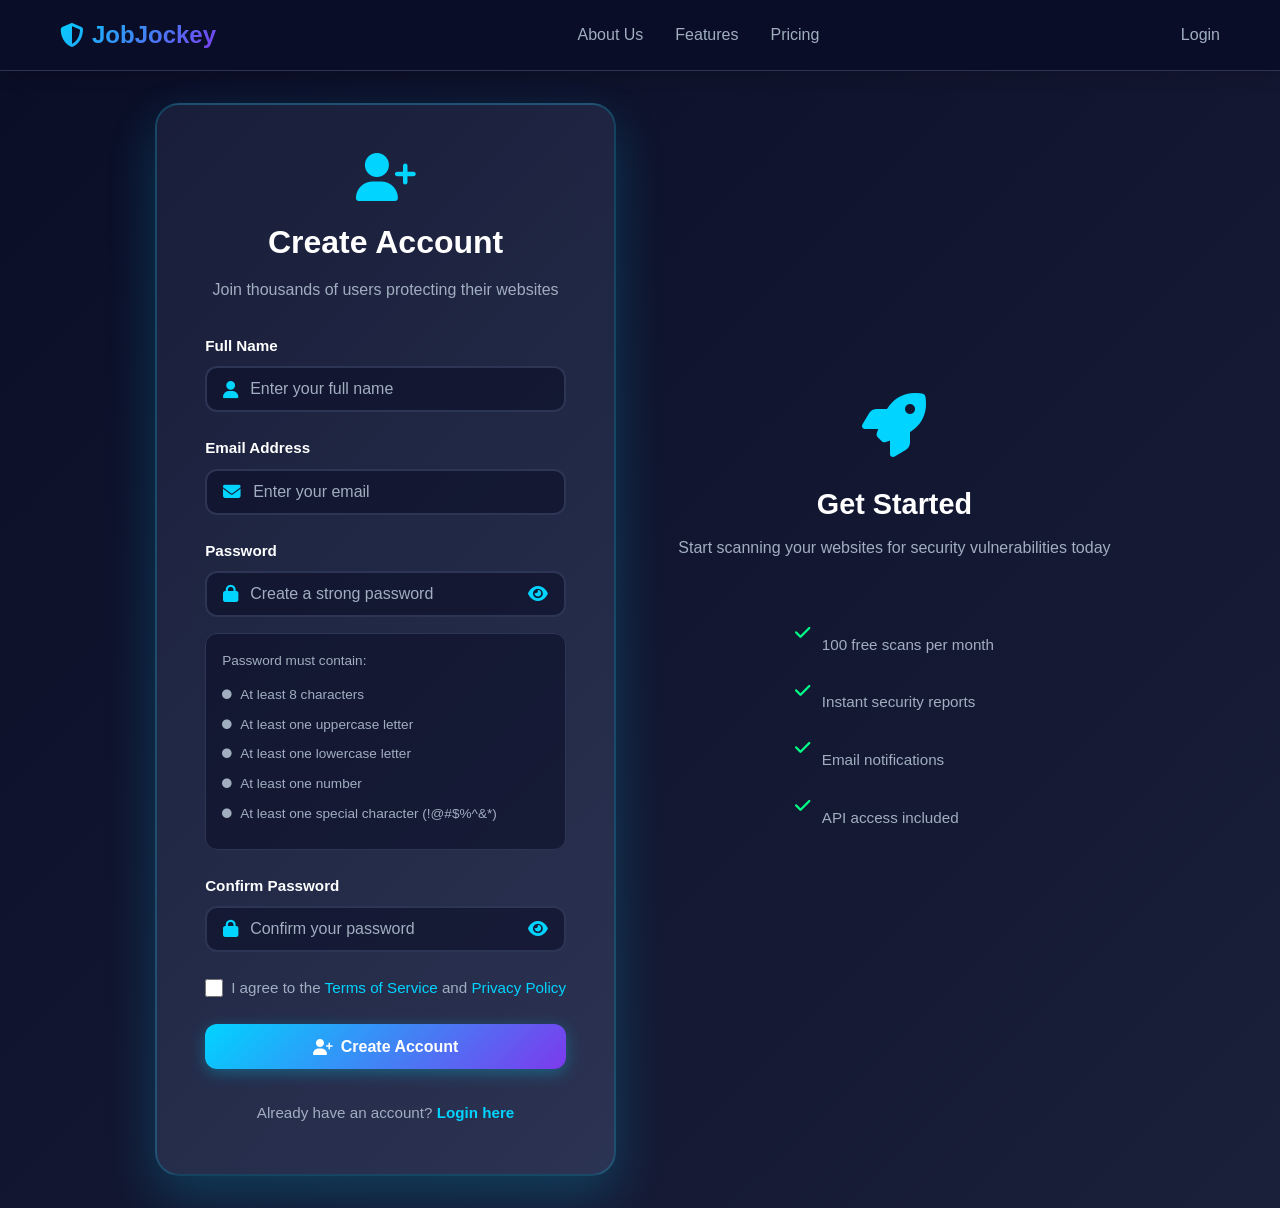
<file: signup.html>
<!DOCTYPE html>
<html lang="en">
<head>
    <meta charset="UTF-8">
    <meta name="viewport" content="width=device-width, initial-scale=1.0">
    <title>Sign Up - JobJockey Security Scanner</title>
    <link rel="stylesheet" href="styles.css">
    <link rel="stylesheet" href="https://cdnjs.cloudflare.com/ajax/libs/font-awesome/6.4.0/css/all.min.css">
</head>
<body>
    <!-- Navigation -->
    <header class="navbar">
        <div class="container">
            <div class="nav-brand" onclick="redirectToHome()" style="cursor: pointer;">
                <i class="fas fa-shield-alt"></i>
                <span>JobJockey</span>
            </div>
            <nav class="nav-menu">
                <a href="index.html#about">About Us</a>
                <a href="index.html#features">Features</a>
                <a href="index.html#pricing">Pricing</a>
            </nav>
            <div class="nav-actions">
                <a href="login.html" class="login-btn">Login</a>
            </div>
        </div>
    </header>

    <!-- Signup Section -->
    <section class="auth-section">
        <div class="container">
            <div class="auth-wrapper">
                <!-- Auth Card -->
                <div class="auth-card">
                    <div class="auth-header">
                        <i class="fas fa-user-plus"></i>
                        <h1>Create Account</h1>
                        <p>Join thousands of users protecting their websites</p>
                    </div>

                    <!-- Error Alert -->
                    <div class="error-alert" id="errorAlert" style="display: none;"></div>

                    <!-- Signup Form -->
                    <form id="signupForm" class="auth-form">
                        <div class="form-group">
                            <label for="name">Full Name</label>
                            <div class="input-wrapper">
                                <i class="fas fa-user"></i>
                                <input 
                                    type="text" 
                                    id="name" 
                                    name="name" 
                                    placeholder="Enter your full name"
                                    required
                                >
                            </div>
                        </div>

                        <div class="form-group">
                            <label for="email">Email Address</label>
                            <div class="input-wrapper">
                                <i class="fas fa-envelope"></i>
                                <input 
                                    type="email" 
                                    id="email" 
                                    name="email" 
                                    placeholder="Enter your email"
                                    required
                                >
                            </div>
                        </div>

                        <div class="form-group">
                            <label for="password">Password</label>
                            <div class="input-wrapper">
                                <i class="fas fa-lock"></i>
                                <input 
                                    type="password" 
                                    id="password" 
                                    name="password" 
                                    placeholder="Create a strong password"
                                    required
                                >
                                <i class="fas fa-eye toggle-password" onclick="togglePasswordVisibility('password')"></i>
                            </div>
                            <div class="password-requirements" id="passwordRequirements">
                                <p>Password must contain:</p>
                                <div class="requirement" id="req-length">
                                    <i class="fas fa-circle"></i>
                                    <span>At least 8 characters</span>
                                </div>
                                <div class="requirement" id="req-uppercase">
                                    <i class="fas fa-circle"></i>
                                    <span>At least one uppercase letter</span>
                                </div>
                                <div class="requirement" id="req-lowercase">
                                    <i class="fas fa-circle"></i>
                                    <span>At least one lowercase letter</span>
                                </div>
                                <div class="requirement" id="req-number">
                                    <i class="fas fa-circle"></i>
                                    <span>At least one number</span>
                                </div>
                                <div class="requirement" id="req-special">
                                    <i class="fas fa-circle"></i>
                                    <span>At least one special character (!@#$%^&*)</span>
                                </div>
                            </div>
                        </div>

                        <div class="form-group">
                            <label for="confirmPassword">Confirm Password</label>
                            <div class="input-wrapper">
                                <i class="fas fa-lock"></i>
                                <input 
                                    type="password" 
                                    id="confirmPassword" 
                                    name="confirmPassword" 
                                    placeholder="Confirm your password"
                                    required
                                >
                                <i class="fas fa-eye toggle-password" onclick="togglePasswordVisibility('confirmPassword')"></i>
                            </div>
                            <div class="password-match" id="passwordMatch" style="display: none;"></div>
                        </div>

                        <div class="form-options">
                            <label class="agree-terms">
                                <input type="checkbox" id="agreeTerms" name="agreeTerms" required>
                                <span>I agree to the <a href="#">Terms of Service</a> and <a href="#">Privacy Policy</a></span>
                            </label>
                        </div>

                        <button type="submit" class="auth-btn">
                            <i class="fas fa-user-plus"></i> Create Account
                        </button>
                    </form>

                    <!-- Login Link -->
                    <div class="auth-footer">
                        <p>Already have an account? <a href="login.html">Login here</a></p>
                    </div>
                </div>

                <!-- Side Illustration -->
                <div class="auth-illustration">
                    <div class="illustration-content">
                        <i class="fas fa-rocket"></i>
                        <h2>Get Started</h2>
                        <p>Start scanning your websites for security vulnerabilities today</p>
                        <ul class="features-list">
                            <li><i class="fas fa-check"></i> 100 free scans per month</li>
                            <li><i class="fas fa-check"></i> Instant security reports</li>
                            <li><i class="fas fa-check"></i> Email notifications</li>
                            <li><i class="fas fa-check"></i> API access included</li>
                        </ul>
                    </div>
                </div>
            </div>
        </div>
    </section>

    <script src="auth.js"></script>
    <script>
        // Toggle password visibility
        function togglePasswordVisibility(fieldId) {
            const field = document.getElementById(fieldId);
            const icon = event.target;
            
            if (field.type === 'password') {
                field.type = 'text';
                icon.classList.remove('fa-eye');
                icon.classList.add('fa-eye-slash');
            } else {
                field.type = 'password';
                icon.classList.remove('fa-eye-slash');
                icon.classList.add('fa-eye');
            }
        }

        // Check password requirements in real-time
        document.getElementById('password').addEventListener('input', function() {
            const password = this.value;
            const requirements = auth.validatePassword(password);

            updateRequirement('req-length', requirements.length);
            updateRequirement('req-uppercase', requirements.uppercase);
            updateRequirement('req-lowercase', requirements.lowercase);
            updateRequirement('req-number', requirements.number);
            updateRequirement('req-special', requirements.special);

            checkPasswordMatch();
        });

        // Check password match in real-time
        document.getElementById('confirmPassword').addEventListener('input', checkPasswordMatch);

        function updateRequirement(elementId, isMet) {
            const element = document.getElementById(elementId);
            if (isMet) {
                element.classList.add('met');
                element.querySelector('i').className = 'fas fa-check';
            } else {
                element.classList.remove('met');
                element.querySelector('i').className = 'fas fa-circle';
            }
        }

        function checkPasswordMatch() {
            const password = document.getElementById('password').value;
            const confirmPassword = document.getElementById('confirmPassword').value;
            const matchDisplay = document.getElementById('passwordMatch');

            if (confirmPassword) {
                matchDisplay.style.display = 'block';
                if (password === confirmPassword) {
                    matchDisplay.className = 'password-match success';
                    matchDisplay.innerHTML = '<i class="fas fa-check"></i> Passwords match';
                } else {
                    matchDisplay.className = 'password-match error';
                    matchDisplay.innerHTML = '<i class="fas fa-times"></i> Passwords do not match';
                }
            } else {
                matchDisplay.style.display = 'none';
            }
        }

        // Handle form submission
        document.getElementById('signupForm').addEventListener('submit', function(e) {
            e.preventDefault();

            const name = document.getElementById('name').value;
            const email = document.getElementById('email').value;
            const password = document.getElementById('password').value;
            const confirmPassword = document.getElementById('confirmPassword').value;
            const agreeTerms = document.getElementById('agreeTerms').checked;

            // Clear previous errors
            const errorAlert = document.getElementById('errorAlert');
            errorAlert.style.display = 'none';

            // Check terms agreement
            if (!agreeTerms) {
                errorAlert.style.display = 'block';
                errorAlert.className = 'error-alert';
                errorAlert.innerHTML = '<div><i class="fas fa-exclamation-circle"></i> You must agree to the terms and conditions</div>';
                return;
            }

            // Perform registration
            const result = auth.register(email, password, confirmPassword, name);

            if (result.success) {
                // Show success message
                errorAlert.style.display = 'block';
                errorAlert.className = 'success-alert';
                errorAlert.innerHTML = `
                    <i class="fas fa-check-circle"></i>
                    <span>${result.message} Redirecting to login...</span>
                `;

                setTimeout(() => {
                    window.location.href = 'login.html';
                }, 2000);
            } else {
                // Show errors
                errorAlert.style.display = 'block';
                errorAlert.className = 'error-alert';
                errorAlert.innerHTML = result.errors.map(err => `
                    <div><i class="fas fa-exclamation-circle"></i> ${err}</div>
                `).join('');
            }
        });
    </script>
</body>
</html>
</file>
<file: frontend/styles.css>
* {
    margin: 0;
    padding: 0;
    box-sizing: border-box;
}

:root {
    --primary: #00d4ff;
    --primary-dark: #0098cc;
    --secondary: #7c3aed;
    --success: #00ff88;
    --warning: #ffaa00;
    --danger: #ff3333;
    --dark-bg: #0a0e27;
    --dark-secondary: #1a1f3a;
    --dark-tertiary: #2d3555;
    --text-primary: #ffffff;
    --text-secondary: #a0aec0;
    --border-color: #2d3555;
    --card-border: rgba(0, 212, 255, 0.2);
    --shadow-sm: 0 2px 8px rgba(0, 212, 255, 0.1);
    --shadow-md: 0 10px 30px rgba(0, 212, 255, 0.15);
    --shadow-lg: 0 20px 50px rgba(0, 212, 255, 0.2);
}

body {
    font-family: 'Segoe UI', Tahoma, Geneva, Verdana, sans-serif;
    background-color: var(--dark-bg);
    color: var(--text-primary);
    line-height: 1.6;
}

.container {
    max-width: 1200px;
    margin: 0 auto;
    padding: 0 20px;
}

/* Navigation */
.navbar {
    background-color: rgba(10, 14, 39, 0.95);
    backdrop-filter: blur(20px);
    border-bottom: 1px solid var(--border-color);
    position: sticky;
    top: 0;
    z-index: 1000;
    box-shadow: 0 2px 20px rgba(0, 0, 0, 0.2);
}

.navbar .container {
    display: flex;
    justify-content: space-between;
    align-items: center;
    padding: 1rem 20px;
}

.nav-brand {
    display: flex;
    align-items: center;
    gap: 0.5rem;
    font-size: 1.5rem;
    font-weight: bold;
    color: var(--primary);
    background: linear-gradient(135deg, var(--primary), var(--secondary));
    -webkit-background-clip: text;
    -webkit-text-fill-color: transparent;
    background-clip: text;
    transition: transform 0.3s ease;
}

.nav-brand:hover {
    transform: scale(1.05);
}

.nav-menu {
    display: flex;
    gap: 2rem;
}

.nav-menu a {
    color: var(--text-secondary);
    text-decoration: none;
    transition: color 0.3s ease;
}

.nav-menu a:hover {
    color: var(--primary);
}

.nav-actions {
    display: flex;
    gap: 1rem;
    align-items: center;
}

.login-btn {
    color: var(--text-secondary);
    text-decoration: none;
    transition: color 0.3s ease;
}

.login-btn:hover {
    color: var(--primary);
}

.signup-btn {
    background: linear-gradient(135deg, var(--secondary), var(--primary));
    color: white;
    padding: 0.5rem 1.5rem;
    border-radius: 0.75rem;
    text-decoration: none;
    transition: all 0.4s cubic-bezier(0.4, 0, 0.2, 1);
    box-shadow: 0 8px 20px rgba(0, 212, 255, 0.2);
}

.signup-btn:hover {
    transform: translateY(-3px);
    box-shadow: 0 15px 40px rgba(0, 212, 255, 0.35);
}

/* Hero Section */
.hero {
    padding: 6rem 0;
    text-align: center;
    background: linear-gradient(135deg, rgba(0, 212, 255, 0.08) 0%, rgba(124, 58, 237, 0.08) 50%, rgba(0, 212, 255, 0.04) 100%);
    position: relative;
    overflow: hidden;
}

.hero::before {
    content: '';
    position: absolute;
    top: -50%;
    right: -10%;
    width: 600px;
    height: 600px;
    background: radial-gradient(circle, rgba(0, 212, 255, 0.1) 0%, transparent 70%);
    border-radius: 50%;
    pointer-events: none;
}

.hero::after {
    content: '';
    position: absolute;
    bottom: -30%;
    left: -5%;
    width: 500px;
    height: 500px;
    background: radial-gradient(circle, rgba(124, 58, 237, 0.1) 0%, transparent 70%);
    border-radius: 50%;
    pointer-events: none;
}

.hero .container {
    position: relative;
    z-index: 1;
}

.hero h1 {
    font-size: 3.5rem;
    margin-bottom: 1rem;
    background: linear-gradient(135deg, var(--primary) 0%, var(--secondary) 50%, var(--primary) 100%);
    -webkit-background-clip: text;
    -webkit-text-fill-color: transparent;
    background-clip: text;
    line-height: 1.2;
    font-weight: 800;
    letter-spacing: -1px;
    animation: slideDown 0.8s ease;
}

.hero-subtitle {
    font-size: 1.1rem;
    color: var(--text-secondary);
    max-width: 800px;
    margin: 0 auto 2rem;
}

.hero-features {
    display: flex;
    justify-content: center;
    gap: 2rem;
    margin: 2rem 0 3rem;
    flex-wrap: wrap;
}

.hero-features span {
    display: flex;
    align-items: center;
    gap: 0.5rem;
    color: var(--primary);
    font-weight: 600;
}

.search-box {
    display: flex;
    align-items: center;
    gap: 1rem;
    background: rgba(26, 31, 58, 0.8);
    border: 2px solid var(--card-border);
    border-radius: 1rem;
    padding: 1rem 1.5rem;
    max-width: 700px;
    margin: 0 auto;
    backdrop-filter: blur(20px);
    transition: all 0.4s cubic-bezier(0.4, 0, 0.2, 1);
    box-shadow: var(--shadow-md);
}

.search-box:focus-within {
    border-color: var(--primary);
    box-shadow: 0 0 30px rgba(0, 212, 255, 0.3), 0 20px 50px rgba(0, 212, 255, 0.15);
    transform: translateY(-2px);
}

.search-box input {
    flex: 1;
    background: transparent;
    border: none;
    color: var(--text-primary);
    font-size: 1rem;
    outline: none;
    transition: all 0.3s ease;
}

.search-box input::placeholder {
    color: rgba(160, 174, 192, 0.6);
}

.search-box input:focus::placeholder {
    color: rgba(160, 174, 192, 0.3);
}

.search-box i {
    color: var(--primary);
}

.scan-btn {
    background: linear-gradient(135deg, var(--primary) 0%, var(--secondary) 100%);
    color: white;
    border: none;
    padding: 0.75rem 1.5rem;
    border-radius: 0.75rem;
    cursor: pointer;
    font-weight: 700;
    transition: all 0.4s cubic-bezier(0.4, 0, 0.2, 1);
    display: flex;
    align-items: center;
    gap: 0.5rem;
    box-shadow: 0 8px 20px rgba(0, 212, 255, 0.25);
    position: relative;
    overflow: hidden;
}

.scan-btn::before {
    content: '';
    position: absolute;
    top: 0;
    left: -100%;
    width: 100%;
    height: 100%;
    background: rgba(255, 255, 255, 0.2);
    transition: left 0.5s ease;
}

.scan-btn:hover::before {
    left: 100%;
}

.scan-btn:hover {
    transform: translateY(-3px);
    box-shadow: 0 15px 40px rgba(0, 212, 255, 0.35);
}

.scan-btn:active {
    transform: translateY(-1px);
}

/* Cards Grid */
.cards-grid {
    display: grid;
    grid-template-columns: repeat(auto-fit, minmax(280px, 1fr));
    gap: 2rem;
    margin-top: 3rem;
}

/* Detector Section */
.detector-section {
    padding: 5rem 0;
    background: linear-gradient(180deg, transparent, rgba(0, 212, 255, 0.03));
}

.detector-section h2 {
    text-align: center;
    font-size: 2.5rem;
    margin-bottom: 3rem;
    color: var(--primary);
}

.detector-card {
    background: linear-gradient(135deg, rgba(26, 31, 58, 0.7) 0%, rgba(45, 53, 85, 0.7) 100%);
    border: 2px solid var(--card-border);
    border-radius: 1.5rem;
    padding: 2rem;
    backdrop-filter: blur(20px);
    transition: all 0.4s cubic-bezier(0.4, 0, 0.2, 1);
    position: relative;
    overflow: hidden;
    box-shadow: var(--shadow-md);
}

.detector-card::before {
    content: '';
    position: absolute;
    top: 0;
    left: 0;
    right: 0;
    bottom: 0;
    background: radial-gradient(circle at top-right, rgba(0, 212, 255, 0.1), transparent);
    pointer-events: none;
}

.detector-card:hover {
    transform: translateY(-8px);
    border-color: rgba(0, 212, 255, 0.5);
    box-shadow: var(--shadow-lg), 0 0 30px rgba(0, 212, 255, 0.2);
}

.detector-card i {
    font-size: 2.5rem;
    margin-bottom: 1rem;
    transition: all 0.4s ease;
}

.detector-card:hover i {
    transform: scale(1.15) rotate(5deg);
}

.detector-card.ssl {
    border-color: rgba(0, 255, 136, 0.3);
}

.detector-card.ssl i {
    color: var(--success);
}

.detector-card.port {
    border-color: rgba(255, 51, 51, 0.3);
}

.detector-card.port i {
    color: var(--danger);
}

.detector-card.score {
    border-color: rgba(124, 58, 237, 0.3);
}

.detector-card.score i {
    color: var(--secondary);
}

.detector-card.seo {
    border-color: rgba(0, 212, 255, 0.3);
}

.detector-card.seo i {
    color: var(--primary);
}

.detector-card h3 {
    font-size: 1.5rem;
    margin-bottom: 0.5rem;
}

.detector-card p {
    color: var(--text-secondary);
    line-height: 1.6;
}

/* How It Works */
.how-it-works {
    padding: 5rem 0;
}

.how-it-works h2 {
    text-align: center;
    font-size: 2.5rem;
    margin-bottom: 1rem;
    color: var(--primary);
}

.section-subtitle {
    text-align: center;
    color: var(--text-secondary);
    margin-bottom: 3rem;
    max-width: 600px;
    margin-left: auto;
    margin-right: auto;
}

.steps-grid {
    display: grid;
    grid-template-columns: repeat(auto-fit, minmax(250px, 1fr));
    gap: 2rem;
    margin-top: 3rem;
}

.step-card {
    background: linear-gradient(135deg, rgba(26, 31, 58, 0.7) 0%, rgba(45, 53, 85, 0.7) 100%);
    border: 2px solid var(--card-border);
    border-radius: 1.5rem;
    padding: 2rem;
    text-align: center;
    backdrop-filter: blur(20px);
    position: relative;
    transition: all 0.4s cubic-bezier(0.4, 0, 0.2, 1);
    box-shadow: var(--shadow-md);
}

.step-card:hover {
    transform: translateY(-8px);
    border-color: var(--primary);
    box-shadow: var(--shadow-lg), 0 0 30px rgba(0, 212, 255, 0.2);
}

.step-number {
    position: absolute;
    top: -15px;
    left: 50%;
    transform: translateX(-50%);
    width: 50px;
    height: 50px;
    background: linear-gradient(135deg, var(--primary), var(--secondary));
    border-radius: 50%;
    display: flex;
    align-items: center;
    justify-content: center;
    font-weight: bold;
    font-size: 1.2rem;
    box-shadow: 0 5px 20px rgba(0, 212, 255, 0.3);
    animation: floatIn 0.6s ease;
}

.step-card i {
    font-size: 2.5rem;
    color: var(--primary);
    margin: 1rem 0;
}

.step-card h3 {
    font-size: 1.3rem;
    margin: 1rem 0;
}

.step-card p {
    color: var(--text-secondary);
    font-size: 0.95rem;
}

/* Security Score Section */
.security-score {
    padding: 5rem 0;
    background: linear-gradient(180deg, rgba(0, 212, 255, 0.03), transparent);
}

.security-score h2 {
    text-align: center;
    font-size: 2.5rem;
    margin-bottom: 1rem;
    color: var(--primary);
}

.score-cards-grid {
    display: grid;
    grid-template-columns: repeat(auto-fit, minmax(280px, 1fr));
    gap: 2rem;
    margin-top: 3rem;
}

.score-card {
    background: linear-gradient(135deg, rgba(26, 31, 58, 0.7) 0%, rgba(45, 53, 85, 0.7) 100%);
    border: 2px solid var(--card-border);
    border-radius: 1.5rem;
    padding: 2rem;
    backdrop-filter: blur(20px);
    transition: all 0.4s cubic-bezier(0.4, 0, 0.2, 1);
    box-shadow: var(--shadow-md);
}

.score-card:hover {
    transform: translateY(-8px);
    box-shadow: var(--shadow-lg);
}

.score-badge {
    display: inline-block;
    padding: 0.5rem 1rem;
    border-radius: 0.5rem;
    font-weight: bold;
    margin-bottom: 1rem;
    font-size: 0.9rem;
}

.score-card.excellent {
    border-color: rgba(0, 255, 136, 0.3);
}

.score-card.excellent .score-badge {
    background: rgba(0, 255, 136, 0.2);
    color: var(--success);
}

.score-card.excellent i {
    color: var(--success);
    font-size: 2rem;
    margin-bottom: 1rem;
}

.score-card.good {
    border-color: rgba(0, 212, 255, 0.3);
}

.score-card.good .score-badge {
    background: rgba(0, 212, 255, 0.2);
    color: var(--primary);
}

.score-card.good i {
    color: var(--primary);
    font-size: 2rem;
    margin-bottom: 1rem;
}

.score-card.warning {
    border-color: rgba(255, 170, 0, 0.3);
}

.score-card.warning .score-badge {
    background: rgba(255, 170, 0, 0.2);
    color: var(--warning);
}

.score-card.warning i {
    color: var(--warning);
    font-size: 2rem;
    margin-bottom: 1rem;
}

.score-card.critical {
    border-color: rgba(255, 51, 51, 0.3);
}

.score-card.critical .score-badge {
    background: rgba(255, 51, 51, 0.2);
    color: var(--danger);
}

.score-card.critical i {
    color: var(--danger);
    font-size: 2rem;
    margin-bottom: 1rem;
}

.score-card h3 {
    font-size: 1.3rem;
    margin: 0.5rem 0 1rem;
}

.score-card > p {
    color: var(--text-secondary);
    margin-bottom: 1.5rem;
}

.score-list {
    list-style: none;
}

.score-list li {
    color: var(--text-secondary);
    margin-bottom: 0.5rem;
    display: flex;
    align-items: center;
    gap: 0.5rem;
}

.score-list i {
    color: var(--primary);
    font-size: 0.8rem;
}

/* Recently Scanned Section */
.recently-scanned {
    padding: 5rem 0;
}

.section-header {
    display: flex;
    align-items: center;
    justify-content: center;
    gap: 1rem;
    margin-bottom: 1rem;
}

.section-header i {
    color: var(--primary);
    font-size: 2rem;
}

.recently-scanned h2 {
    text-align: center;
    font-size: 2.5rem;
    color: var(--primary);
}

.table-wrapper {
    background: linear-gradient(135deg, rgba(26, 31, 58, 0.7) 0%, rgba(45, 53, 85, 0.7) 100%);
    border: 2px solid var(--card-border);
    border-radius: 1.5rem;
    padding: 2rem;
    backdrop-filter: blur(20px);
    overflow-x: auto;
    margin-top: 2rem;
    box-shadow: var(--shadow-md);
}

.scan-table {
    width: 100%;
    border-collapse: collapse;
}

.scan-table thead tr {
    border-bottom: 2px solid var(--border-color);
}

.scan-table th {
    padding: 1rem;
    text-align: left;
    color: var(--primary);
    font-weight: 600;
}

.scan-table td {
    padding: 1rem;
    border-bottom: 1px solid var(--border-color);
}

.scan-table tbody tr {
    transition: background-color 0.3s ease;
}

.scan-table tbody tr:hover {
    background-color: rgba(0, 212, 255, 0.1);
    box-shadow: inset 0 0 20px rgba(0, 212, 255, 0.1);
    transform: scale(1.01);
}

.score-bar {
    display: inline-block;
    height: 8px;
    border-radius: 4px;
    margin-right: 0.5rem;
}

.status {
    display: inline-block;
    padding: 0.25rem 0.75rem;
    border-radius: 0.25rem;
    font-size: 0.85rem;
    font-weight: 600;
}

.status.secure {
    background: rgba(0, 255, 136, 0.2);
    color: var(--success);
}

.status.moderate {
    background: rgba(255, 170, 0, 0.2);
    color: var(--warning);
}

.status.at-risk {
    background: rgba(255, 51, 51, 0.2);
    color: var(--danger);
}

/* Risks Section */
.risks-section {
    padding: 5rem 0;
    background: linear-gradient(180deg, rgba(0, 212, 255, 0.03), transparent);
}

.warning-header i {
    color: var(--danger);
}

.risks-section h2 {
    color: var(--danger);
}

.risks-grid {
    display: grid;
    grid-template-columns: repeat(auto-fit, minmax(280px, 1fr));
    gap: 2rem;
    margin-top: 3rem;
}

.risk-card {
    background: linear-gradient(135deg, rgba(26, 31, 58, 0.7) 0%, rgba(45, 53, 85, 0.7) 100%);
    border: 2px solid var(--card-border);
    border-radius: 1.5rem;
    padding: 2rem;
    backdrop-filter: blur(20px);
    transition: all 0.4s cubic-bezier(0.4, 0, 0.2, 1);
    box-shadow: var(--shadow-md);
}

.risk-card:hover {
    transform: translateY(-8px);
    box-shadow: var(--shadow-lg);
}

.risk-card.ssl-risk {
    border-color: rgba(255, 51, 51, 0.3);
}

.risk-card.port-risk {
    border-color: rgba(255, 170, 0, 0.3);
}

.risk-card.outdated-risk {
    border-color: rgba(255, 170, 0, 0.3);
}

.risk-card.headers-risk {
    border-color: rgba(124, 58, 237, 0.3);
}

.risk-card i {
    font-size: 2.5rem;
    margin-bottom: 1rem;
    color: var(--danger);
}

.risk-card.port-risk i,
.risk-card.outdated-risk i {
    color: var(--warning);
}

.risk-card.headers-risk i {
    color: var(--secondary);
}

.risk-card h3 {
    font-size: 1.3rem;
    margin-bottom: 0.5rem;
}

.risk-card p {
    color: var(--text-secondary);
    margin-bottom: 1rem;
}

.impact {
    color: var(--danger);
    font-weight: 600;
    display: flex;
    align-items: center;
    gap: 0.5rem;
}

.cta-box {
    margin-top: 3rem;
    background: linear-gradient(135deg, rgba(0, 212, 255, 0.12) 0%, rgba(124, 58, 237, 0.12) 100%);
    border: 2px solid var(--primary);
    border-radius: 1.5rem;
    padding: 2rem;
    text-align: center;
    box-shadow: 0 0 40px rgba(0, 212, 255, 0.15);
    backdrop-filter: blur(20px);
}

.cta-box h3 {
    font-size: 1.3rem;
    margin-bottom: 0.5rem;
}

.cta-box p {
    color: var(--text-secondary);
}

.cta-box strong {
    color: var(--primary);
}

/* About Section */
.about-section {
    padding: 5rem 0;
}

.about-section h2 {
    text-align: center;
    font-size: 2.5rem;
    margin-bottom: 1rem;
    color: var(--primary);
}

.about-content {
    margin-top: 3rem;
}

.about-box {
    background: linear-gradient(135deg, rgba(26, 31, 58, 0.7) 0%, rgba(45, 53, 85, 0.7) 100%);
    border: 2px solid var(--card-border);
    border-radius: 1.5rem;
    padding: 2rem;
    backdrop-filter: blur(20px);
    box-shadow: var(--shadow-md);
}

.about-box h3 {
    font-size: 1.5rem;
    margin-bottom: 1rem;
    color: var(--primary);
}

.about-box p {
    color: var(--text-secondary);
    line-height: 1.8;
    margin-bottom: 1rem;
}

.values-grid {
    display: grid;
    grid-template-columns: repeat(auto-fit, minmax(250px, 1fr));
    gap: 2rem;
    margin-top: 3rem;
}

.value-card {
    background: linear-gradient(135deg, rgba(26, 31, 58, 0.7) 0%, rgba(45, 53, 85, 0.7) 100%);
    border: 2px solid var(--card-border);
    border-radius: 1.5rem;
    padding: 2rem;
    text-align: center;
    backdrop-filter: blur(20px);
    transition: all 0.4s cubic-bezier(0.4, 0, 0.2, 1);
    box-shadow: var(--shadow-md);
}

.value-card:hover {
    transform: translateY(-8px);
    box-shadow: var(--shadow-lg);
}

.value-card.security {
    border-color: rgba(0, 212, 255, 0.3);
}

.value-card.security i {
    color: var(--primary);
}

.value-card.accuracy {
    border-color: rgba(124, 58, 237, 0.3);
}

.value-card.accuracy i {
    color: var(--secondary);
}

.value-card.community {
    border-color: rgba(0, 255, 136, 0.3);
}

.value-card.community i {
    color: var(--success);
}

.value-card.excellence {
    border-color: rgba(255, 170, 0, 0.3);
}

.value-card.excellence i {
    color: var(--warning);
}

.value-card i {
    font-size: 2.5rem;
    margin-bottom: 1rem;
}

.value-card h3 {
    font-size: 1.2rem;
    margin-bottom: 0.5rem;
}

.value-card p {
    color: var(--text-secondary);
    font-size: 0.95rem;
}

/* Features Section */
.features-section {
    padding: 5rem 0;
    background: linear-gradient(180deg, rgba(0, 212, 255, 0.03), transparent);
}

.features-section h2 {
    text-align: center;
    font-size: 2.5rem;
    margin-bottom: 1rem;
    color: var(--primary);
}

.features-grid {
    display: grid;
    grid-template-columns: repeat(auto-fit, minmax(300px, 1fr));
    gap: 2rem;
    margin-top: 3rem;
}

.feature-card {
    background: linear-gradient(135deg, rgba(26, 31, 58, 0.7) 0%, rgba(45, 53, 85, 0.7) 100%);
    border: 2px solid var(--card-border);
    border-radius: 1.5rem;
    padding: 2rem;
    backdrop-filter: blur(20px);
    transition: all 0.4s cubic-bezier(0.4, 0, 0.2, 1);
    box-shadow: var(--shadow-md);
}

.feature-card:hover {
    transform: translateY(-8px);
    border-color: var(--primary);
    box-shadow: var(--shadow-lg), 0 0 30px rgba(0, 212, 255, 0.2);
}

.feature-card i {
    font-size: 2rem;
    color: var(--primary);
    margin-bottom: 1rem;
}

.feature-card h3 {
    font-size: 1.2rem;
    margin-bottom: 0.5rem;
}

.feature-card p {
    color: var(--text-secondary);
    font-size: 0.95rem;
    line-height: 1.6;
}

/* Pricing Section */
.pricing-section {
    padding: 5rem 0;
}

.pricing-section h2 {
    text-align: center;
    font-size: 2.5rem;
    margin-bottom: 1rem;
    color: var(--primary);
}

.pricing-grid {
    display: grid;
    grid-template-columns: repeat(auto-fit, minmax(300px, 1fr));
    gap: 2rem;
    margin-top: 3rem;
}

.pricing-card {
    background: linear-gradient(135deg, rgba(26, 31, 58, 0.8) 0%, rgba(45, 53, 85, 0.8) 100%);
    border: 2px solid var(--card-border);
    border-radius: 1.5rem;
    padding: 2rem;
    backdrop-filter: blur(20px);
    transition: all 0.4s cubic-bezier(0.4, 0, 0.2, 1);
    position: relative;
    box-shadow: var(--shadow-md);
}

.pricing-card:hover {
    transform: translateY(-8px);
    box-shadow: var(--shadow-lg);
}

.pricing-card.popular {
    border-color: var(--primary);
    box-shadow: 0 0 40px rgba(0, 212, 255, 0.25), var(--shadow-lg);
}

.pricing-card.popular:hover {
    box-shadow: 0 0 60px rgba(0, 212, 255, 0.35), var(--shadow-lg);
}

.popular-badge {
    position: absolute;
    top: -15px;
    left: 50%;
    transform: translateX(-50%);
    background: linear-gradient(135deg, var(--primary), var(--secondary));
    color: white;
    padding: 0.5rem 1rem;
    border-radius: 0.5rem;
    font-weight: 600;
    font-size: 0.85rem;
}

.pricing-card h3 {
    font-size: 1.5rem;
    margin-bottom: 1rem;
}

.price {
    display: flex;
    align-items: baseline;
    gap: 0.5rem;
    margin-bottom: 0.5rem;
}

.currency {
    font-size: 2rem;
    font-weight: bold;
    color: var(--primary);
}

.period {
    color: var(--text-secondary);
    font-size: 0.9rem;
}

.plan-description {
    color: var(--text-secondary);
    margin-bottom: 1.5rem;
}

.savings {
    background: rgba(0, 255, 136, 0.2);
    color: var(--success);
    display: inline-block;
    padding: 0.25rem 0.75rem;
    border-radius: 0.25rem;
    font-size: 0.85rem;
    font-weight: 600;
    margin-bottom: 1rem;
}

.features-list {
    list-style: none;
    margin: 2rem 0;
}

.features-list li {
    color: var(--text-secondary);
    margin-bottom: 0.75rem;
    display: flex;
    align-items: center;
    gap: 0.5rem;
}

.features-list i {
    color: var(--success);
    font-size: 0.8rem;
}

.pricing-btn {
    width: 100%;
    padding: 0.75rem 1.5rem;
    background: rgba(0, 212, 255, 0.2);
    border: 2px solid var(--primary);
    color: var(--primary);
    border-radius: 0.5rem;
    cursor: pointer;
    font-weight: 600;
    transition: all 0.3s ease;
}

.pricing-btn:hover {
    background: var(--primary);
    color: var(--dark-bg);
}

.pricing-btn.primary {
    background: linear-gradient(135deg, var(--primary), var(--secondary));
    border: none;
    color: white;
    box-shadow: 0 10px 30px rgba(0, 212, 255, 0.3);
}

.pricing-btn.primary:hover {
    box-shadow: 0 15px 40px rgba(0, 212, 255, 0.4), 0 0 30px rgba(124, 58, 237, 0.2);
    transform: translateY(-3px);
}

/* Results Section */
.results-section {
    padding: 3rem 0 5rem;
    animation: fadeIn 0.8s ease;
}

@keyframes fadeIn {
    from {
        opacity: 0;
    }
    to {
        opacity: 1;
    }
}

@keyframes slideDown {
    from {
        opacity: 0;
        transform: translateY(-30px);
    }
    to {
        opacity: 1;
        transform: translateY(0);
    }
}

@keyframes fadeInUp {
    from {
        opacity: 0;
        transform: translateY(30px);
    }
    to {
        opacity: 1;
        transform: translateY(0);
    }
}

@keyframes slideIn {
    from {
        opacity: 0;
        transform: translateX(-30px);
    }
    to {
        opacity: 1;
        transform: translateX(0);
    }
}

@keyframes floatIn {
    from {
        opacity: 0;
        transform: translateY(20px) scale(0.95);
    }
    to {
        opacity: 1;
        transform: translateY(0) scale(1);
    }
}

@keyframes glow {
    0%, 100% {
        box-shadow: 0 0 20px rgba(0, 212, 255, 0.3);
    }
    50% {
        box-shadow: 0 0 40px rgba(0, 212, 255, 0.5);
    }
}

.results-header {
    display: flex;
    justify-content: space-between;
    align-items: center;
    margin-bottom: 2rem;
    flex-wrap: wrap;
    gap: 1rem;
}

.results-header h2 {
    font-size: 2rem;
    color: var(--primary);
    flex: 1;
    text-align: center;
    min-width: 200px;
}

.back-btn {
    background: transparent;
    border: 2px solid var(--primary);
    color: var(--primary);
    padding: 0.65rem 1.5rem;
    border-radius: 0.75rem;
    cursor: pointer;
    font-weight: 700;
    transition: all 0.4s cubic-bezier(0.4, 0, 0.2, 1);
    display: flex;
    align-items: center;
    gap: 0.5rem;
    position: relative;
    overflow: hidden;
}

.back-btn::before {
    content: '';
    position: absolute;
    top: 0;
    left: -100%;
    width: 100%;
    height: 100%;
    background: var(--primary);
    transition: left 0.4s ease;
    z-index: -1;
}

.back-btn:hover::before {
    left: 0;
}

.back-btn:hover {
    color: var(--dark-bg);
    transform: translateX(-3px);
}

.download-btn {
    background: linear-gradient(135deg, var(--primary) 0%, var(--secondary) 100%);
    border: none;
    color: white;
    padding: 0.65rem 1.5rem;
    border-radius: 0.75rem;
    cursor: pointer;
    font-weight: 700;
    transition: all 0.4s cubic-bezier(0.4, 0, 0.2, 1);
    display: flex;
    align-items: center;
    gap: 0.5rem;
    box-shadow: 0 8px 20px rgba(0, 212, 255, 0.25);
}

.download-btn:hover {
    transform: translateY(-3px);
    box-shadow: 0 15px 40px rgba(0, 212, 255, 0.35);
}

.scan-info {
    background: rgba(26, 31, 58, 0.5);
    border: 1px solid var(--card-border);
    border-radius: 0.5rem;
    padding: 1rem 1.5rem;
    margin-bottom: 2rem;
    display: flex;
    gap: 2rem;
    flex-wrap: wrap;
}

.scan-info p {
    color: var(--text-secondary);
}

.scan-info strong {
    color: var(--primary);
}

.scan-info span {
    color: var(--text-primary);
    margin-left: 0.5rem;
}

/* Results Grid */
.results-grid {
    display: grid;
    grid-template-columns: repeat(auto-fit, minmax(300px, 1fr));
    gap: 2rem;
    margin-bottom: 2rem;
}

/* Score Card */
.score-card-result {
    background: linear-gradient(135deg, rgba(26, 31, 58, 0.8) 0%, rgba(45, 53, 85, 0.8) 100%);
    border: 3px solid;
    border-image: linear-gradient(135deg, var(--primary), var(--secondary)) 1;
    border-radius: 2rem;
    padding: 2.5rem;
    backdrop-filter: blur(20px);
    display: flex;
    flex-direction: column;
    align-items: center;
    text-align: center;
    grid-column: span 1;
    box-shadow: 0 0 40px rgba(0, 212, 255, 0.2), var(--shadow-lg);
    transition: all 0.4s cubic-bezier(0.4, 0, 0.2, 1);
}

.score-card-result:hover {
    box-shadow: 0 0 60px rgba(0, 212, 255, 0.3), var(--shadow-lg);
    transform: translateY(-8px);
}

.score-header {
    display: flex;
    align-items: center;
    justify-content: center;
    gap: 0.5rem;
    margin-bottom: 1.5rem;
    width: 100%;
}

.score-header i {
    color: var(--primary);
    font-size: 1.5rem;
}

.score-header h3 {
    color: var(--primary);
    font-size: 1rem;
    font-weight: 700;
    letter-spacing: 1px;
}

.circular-progress {
    position: relative;
    width: 200px;
    height: 200px;
    margin: 1rem 0;
    filter: drop-shadow(0 10px 30px rgba(0, 212, 255, 0.2));
}

.circular-progress svg {
    width: 100%;
    height: 100%;
    transform: rotate(-90deg);
}

.progress-background {
    fill: none;
    stroke: rgba(0, 212, 255, 0.1);
    stroke-width: 8;
}

.progress-circle {
    fill: none;
    stroke: url(#gradientStroke);
    stroke-width: 8;
    stroke-linecap: round;
    transition: stroke-dashoffset 1.5s cubic-bezier(0.4, 0, 0.2, 1);
    stroke-dasharray: 282.7;
    stroke-dashoffset: 282.7;
    filter: drop-shadow(0 0 10px rgba(0, 212, 255, 0.3));
}

.score-value {
    position: absolute;
    top: 50%;
    left: 50%;
    transform: translate(-50%, -50%);
    font-size: 2.5rem;
    font-weight: bold;
    color: var(--primary);
}

.score-status {
    font-size: 1.1rem;
    font-weight: 600;
    color: var(--success);
    margin-top: 1rem;
}

/* Result Cards */
.result-card {
    background: linear-gradient(135deg, rgba(26, 31, 58, 0.8) 0%, rgba(45, 53, 85, 0.8) 100%);
    border: 2px solid var(--card-border);
    border-radius: 1.5rem;
    padding: 2rem;
    backdrop-filter: blur(20px);
    transition: all 0.4s cubic-bezier(0.4, 0, 0.2, 1);
    box-shadow: var(--shadow-md);
}

.result-card:hover {
    transform: translateY(-8px);
    box-shadow: var(--shadow-lg);
}

.card-header {
    display: flex;
    align-items: center;
    gap: 0.75rem;
    margin-bottom: 1.5rem;
    padding-bottom: 1rem;
    border-bottom: 2px solid var(--card-border);
}

.card-header i {
    font-size: 1.5rem;
    color: var(--primary);
}

.card-header h3 {
    font-size: 0.95rem;
    font-weight: 700;
    letter-spacing: 1px;
    color: var(--text-primary);
}

.ssl-card {
    border-color: rgba(0, 255, 136, 0.3);
}

.ssl-card .card-header i {
    color: var(--success);
}

.port-card {
    border-color: rgba(124, 58, 237, 0.3);
}

.port-card .card-header i {
    color: var(--secondary);
}

.headers-card {
    border-color: rgba(0, 212, 255, 0.3);
    grid-column: span 1;
}

.vuln-card {
    border-color: rgba(255, 51, 51, 0.3);
    grid-column: span 1;
}

.vuln-card .card-header i {
    color: var(--danger);
}

.perf-card {
    border-color: rgba(255, 170, 0, 0.3);
}

.perf-card .card-header i {
    color: var(--warning);
}

.seo-card {
    border-color: rgba(0, 212, 255, 0.3);
}

.recommendations-card {
    background: linear-gradient(135deg, rgba(26, 31, 58, 0.8) 0%, rgba(45, 53, 85, 0.8) 100%);
    border: 2px solid var(--card-border);
    border-radius: 1.5rem;
    padding: 2rem;
    backdrop-filter: blur(20px);
    margin-bottom: 2rem;
    box-shadow: var(--shadow-md);
}

.recommendations-card .card-header {
    color: var(--primary);
}

.recommendations-card .card-header i {
    color: var(--primary);
}

/* Card Content */
.card-content {
    display: flex;
    flex-direction: column;
    gap: 1rem;
}

.result-item {
    display: flex;
    justify-content: space-between;
    align-items: center;
    padding: 0.75rem;
    background: rgba(0, 0, 0, 0.2);
    border-radius: 0.5rem;
}

.result-item .label {
    color: var(--text-secondary);
    font-weight: 500;
}

.result-item .value {
    color: var(--primary);
    font-weight: 600;
}

.result-item .value.success {
    color: var(--success);
}

.result-item .value.warning {
    color: var(--warning);
}

.result-item .value.danger {
    color: var(--danger);
}

/* Security Headers */
.headers-list {
    display: flex;
    flex-direction: column;
    gap: 0.75rem;
}

.header-item {
    display: flex;
    align-items: center;
    gap: 0.75rem;
    padding: 0.75rem;
    background: rgba(0, 0, 0, 0.2);
    border-radius: 0.5rem;
    color: var(--text-secondary);
    font-size: 0.95rem;
}

.header-item i {
    font-size: 1rem;
}

.header-item.present {
    color: var(--success);
}

.header-item.present i {
    color: var(--success);
}

.header-item.missing {
    color: var(--danger);
}

.header-item.missing i {
    color: var(--danger);
}

/* Vulnerabilities Summary */
.vuln-summary {
    display: grid;
    grid-template-columns: repeat(2, 1fr);
    gap: 1rem;
}

.vuln-item {
    background: rgba(0, 0, 0, 0.2);
    border-radius: 0.5rem;
    padding: 1rem;
    text-align: center;
    border-left: 4px solid;
}

.vuln-item.critical {
    border-left-color: var(--danger);
}

.vuln-item.high {
    border-left-color: var(--warning);
}

.vuln-item.medium {
    border-left-color: #ff9500;
}

.vuln-item.low {
    border-left-color: var(--primary);
}

.vuln-label {
    display: block;
    color: var(--text-secondary);
    font-size: 0.85rem;
    margin-bottom: 0.5rem;
}

.vuln-count {
    display: block;
    font-size: 1.8rem;
    font-weight: bold;
    color: var(--primary);
}

.vuln-item.critical .vuln-count {
    color: var(--danger);
}

.vuln-item.high .vuln-count {
    color: var(--warning);
}

/* Performance Metrics */
.metrics-list {
    display: flex;
    flex-direction: column;
    gap: 1rem;
}

.metric-item {
    display: flex;
    justify-content: space-between;
    align-items: center;
    padding: 0.75rem;
    background: rgba(0, 0, 0, 0.2);
    border-radius: 0.5rem;
}

.metric-label {
    color: var(--text-secondary);
    font-size: 0.95rem;
}

.metric-value {
    color: var(--primary);
    font-weight: 600;
    font-size: 1rem;
}

.metric-value.success {
    color: var(--success);
}

/* SEO Metrics with Progress Bars */
.seo-metrics {
    display: flex;
    flex-direction: column;
    gap: 1.5rem;
}

.metric-bar {
    display: flex;
    flex-direction: column;
    gap: 0.5rem;
}

.bar-label {
    color: var(--text-secondary);
    font-size: 0.9rem;
    font-weight: 500;
}

.bar-container {
    width: 100%;
    height: 8px;
    background: rgba(0, 0, 0, 0.3);
    border-radius: 4px;
    overflow: hidden;
    position: relative;
}

.bar-fill {
    height: 100%;
    background: linear-gradient(90deg, var(--primary), var(--secondary));
    border-radius: 4px;
    transition: width 1s ease;
}

.bar-value {
    color: var(--primary);
    font-weight: 600;
    font-size: 0.9rem;
    text-align: right;
}

/* Recommendations */
.recommendations-list {
    display: flex;
    flex-direction: column;
    gap: 1.5rem;
}

.recommendation-item {
    display: flex;
    gap: 1rem;
    padding: 1.5rem;
    background: rgba(0, 0, 0, 0.2);
    border-radius: 0.75rem;
    border-left: 4px solid var(--success);
    transition: all 0.3s ease;
}

.recommendation-item:hover {
    background: rgba(0, 255, 136, 0.1);
    transform: translateX(5px);
}

.recommendation-item i {
    color: var(--success);
    font-size: 1.5rem;
    flex-shrink: 0;
}

.recommendation-item h4 {
    color: var(--text-primary);
    margin-bottom: 0.25rem;
}

.recommendation-item p {
    color: var(--text-secondary);
    font-size: 0.9rem;
}

/* Results Actions */
.results-actions {
    display: flex;
    justify-content: space-between;
    gap: 1rem;
    margin-top: 3rem;
    flex-wrap: wrap;
}

.results-actions .back-btn,
.results-actions .download-btn {
    flex: 1;
    min-width: 200px;
    justify-content: center;
}

/* Footer */
.footer {
    background-color: var(--dark-secondary);
    border-top: 1px solid var(--border-color);
    padding: 3rem 0 1rem;
    margin-top: 5rem;
}

.footer-content {
    display: grid;
    grid-template-columns: repeat(auto-fit, minmax(200px, 1fr));
    gap: 2rem;
    margin-bottom: 2rem;
}

.footer-section h4 {
    margin-bottom: 1rem;
    color: var(--primary);
}

.footer-section p {
    color: var(--text-secondary);
    line-height: 1.6;
}

.footer-section ul {
    list-style: none;
}

.footer-section ul li {
    margin-bottom: 0.5rem;
}

.footer-section a {
    color: var(--text-secondary);
    text-decoration: none;
    transition: color 0.3s ease;
}

.footer-section a:hover {
    color: var(--primary);
}

.social-links {
    display: flex;
    gap: 1rem;
}

.social-links a {
    display: inline-flex;
    align-items: center;
    justify-content: center;
    width: 40px;
    height: 40px;
    background: rgba(0, 212, 255, 0.1);
    border-radius: 50%;
    font-size: 1.2rem;
}

.social-links a:hover {
    background: rgba(0, 212, 255, 0.2);
}

.footer-bottom {
    text-align: center;
    padding-top: 2rem;
    border-top: 1px solid var(--border-color);
    color: var(--text-secondary);
}

/* Responsive */
@media (max-width: 768px) {
    .hero h1 {
        font-size: 2rem;
    }

    .nav-menu {
        display: none;
    }

    .search-box {
        flex-direction: column;
        align-items: stretch;
    }

    .scan-btn {
        justify-content: center;
    }

    .hero-features {
        flex-direction: column;
        gap: 1rem;
    }

    .section-subtitle {
        max-width: 100%;
    }

    .cards-grid,
    .steps-grid,
    .score-cards-grid,
    .risks-grid,
    .values-grid,
    .features-grid,
    .pricing-grid,
    .results-grid {
        grid-template-columns: 1fr;
    }

    .results-header {
        flex-direction: column;
        align-items: stretch;
        text-align: center;
    }

    .results-header h2 {
        order: 1;
    }

    .back-btn, .download-btn {
        width: 100%;
    }

    .results-actions {
        flex-direction: column;
    }

    .score-card-result {
        grid-column: span 1 !important;
    }

    .vuln-summary {
        grid-template-columns: repeat(2, 1fr);
    }

    .metric-bar {
        flex-direction: row;
        align-items: center;
        justify-content: space-between;
    }

    .bar-container {
        flex: 1;
        margin: 0 1rem;
    }
}

@media (max-width: 480px) {
    .navbar .container {
        flex-wrap: wrap;
    }

    .nav-brand {
        font-size: 1.2rem;
    }

    .hero h1 {
        font-size: 1.5rem;
    }

    .hero {
        padding: 3rem 0;
    }

    .detector-section,
    .how-it-works,
    .security-score,
    .recently-scanned,
    .risks-section,
    .about-section,
    .features-section,
    .pricing-section,
    .results-section {
        padding: 3rem 0;
    }

    .results-header {
        gap: 0.5rem;
    }

    .back-btn, .download-btn {
        font-size: 0.85rem;
        padding: 0.5rem 1rem;
    }

    .scan-info {
        flex-direction: column;
        gap: 0.5rem;
    }

    .circular-progress {
        width: 150px;
        height: 150px;
    }

    .score-value {
        font-size: 1.8rem;
    }

    .vuln-summary {
        grid-template-columns: 1fr;
    }

    .recommendation-item {
        flex-direction: column;
    }

    .recommendation-item i {
        font-size: 1.2rem;
    }

    .results-actions {
        gap: 0.5rem;
    }
}

/* ==================== AUTHENTICATION STYLES ==================== */

/* Auth Section */
.auth-section {
    min-height: 100vh;
    display: flex;
    align-items: center;
    justify-content: center;
    padding: 2rem 0;
    background: linear-gradient(135deg, var(--dark-bg) 0%, var(--dark-secondary) 100%);
}

.auth-wrapper {
    display: grid;
    grid-template-columns: 1fr 1fr;
    gap: 3rem;
    max-width: 1100px;
    width: 100%;
    align-items: center;
}

.auth-card {
    background: linear-gradient(135deg, rgba(26, 31, 58, 0.95) 0%, rgba(45, 53, 85, 0.95) 100%);
    border: 2px solid var(--card-border);
    border-radius: 1.5rem;
    padding: 3rem;
    backdrop-filter: blur(20px);
    box-shadow: var(--shadow-lg);
}

.auth-header {
    text-align: center;
    margin-bottom: 2rem;
}

.auth-header i {
    font-size: 3rem;
    color: var(--primary);
    margin-bottom: 1rem;
    display: block;
}

.auth-header h1 {
    font-size: 2rem;
    color: var(--text-primary);
    margin-bottom: 0.5rem;
}

.auth-header p {
    color: var(--text-secondary);
    font-size: 1rem;
}

/* Form Styles */
.auth-form {
    display: flex;
    flex-direction: column;
    gap: 1.5rem;
}

.form-group {
    display: flex;
    flex-direction: column;
    gap: 0.5rem;
}

.form-group label {
    color: var(--text-primary);
    font-weight: 600;
    font-size: 0.95rem;
}

.input-wrapper {
    display: flex;
    align-items: center;
    gap: 0.75rem;
    background: rgba(10, 14, 39, 0.6);
    border: 2px solid var(--border-color);
    border-radius: 0.75rem;
    padding: 0 1rem;
    transition: all 0.3s ease;
    position: relative;
}

.input-wrapper:focus-within {
    border-color: var(--primary);
    box-shadow: 0 0 20px rgba(0, 212, 255, 0.2);
}

.input-wrapper i {
    color: var(--primary);
    font-size: 1.1rem;
    flex-shrink: 0;
}

.input-wrapper input {
    flex: 1;
    background: transparent;
    border: none;
    color: var(--text-primary);
    padding: 0.75rem 0;
    font-size: 1rem;
    outline: none;
}

.input-wrapper input::placeholder {
    color: var(--text-secondary);
}

.toggle-password {
    cursor: pointer;
    transition: color 0.2s ease;
}

.toggle-password:hover {
    color: var(--secondary);
}

/* Password Requirements */
.password-requirements {
    background: rgba(10, 14, 39, 0.6);
    border: 1px solid var(--border-color);
    border-radius: 0.75rem;
    padding: 1rem;
    margin-top: 0.5rem;
}

.password-requirements p {
    color: var(--text-secondary);
    font-size: 0.85rem;
    margin-bottom: 0.75rem;
}

.requirement {
    display: flex;
    align-items: center;
    gap: 0.5rem;
    color: var(--text-secondary);
    font-size: 0.85rem;
    margin-bottom: 0.5rem;
}

.requirement i {
    font-size: 0.6rem;
    color: var(--text-secondary);
    transition: all 0.3s ease;
}

.requirement.met {
    color: var(--success);
}

.requirement.met i {
    color: var(--success);
}

.password-match {
    padding: 0.5rem 1rem;
    border-radius: 0.5rem;
    font-size: 0.9rem;
    display: flex;
    align-items: center;
    gap: 0.5rem;
}

.password-match.success {
    background: rgba(0, 255, 136, 0.1);
    color: var(--success);
    border: 1px solid var(--success);
}

.password-match.error {
    background: rgba(255, 51, 51, 0.1);
    color: var(--danger);
    border: 1px solid var(--danger);
}

/* Form Options */
.form-options {
    display: flex;
    justify-content: space-between;
    align-items: center;
    flex-wrap: wrap;
    gap: 1rem;
}

.remember-me,
.agree-terms {
    display: flex;
    align-items: center;
    gap: 0.5rem;
    color: var(--text-secondary);
    cursor: pointer;
    font-size: 0.95rem;
}

.remember-me input,
.agree-terms input {
    width: 18px;
    height: 18px;
    cursor: pointer;
    accent-color: var(--primary);
}

.agree-terms a {
    color: var(--primary);
    text-decoration: none;
    transition: color 0.3s ease;
}

.agree-terms a:hover {
    color: var(--secondary);
}

.forgot-password {
    color: var(--primary);
    text-decoration: none;
    font-size: 0.95rem;
    transition: color 0.3s ease;
}

.forgot-password:hover {
    color: var(--secondary);
}

/* Auth Button */
.auth-btn {
    background: linear-gradient(135deg, var(--primary) 0%, var(--secondary) 100%);
    border: none;
    color: white;
    padding: 0.85rem 1.5rem;
    border-radius: 0.75rem;
    font-size: 1rem;
    font-weight: 700;
    cursor: pointer;
    transition: all 0.4s cubic-bezier(0.4, 0, 0.2, 1);
    display: flex;
    align-items: center;
    justify-content: center;
    gap: 0.5rem;
    box-shadow: 0 4px 15px rgba(0, 212, 255, 0.3);
}

.auth-btn:hover {
    transform: translateY(-2px);
    box-shadow: 0 6px 25px rgba(0, 212, 255, 0.5);
}

.auth-btn:active {
    transform: translateY(0);
}

/* Error/Success Alert */
.error-alert,
.success-alert {
    padding: 1rem;
    border-radius: 0.75rem;
    display: flex;
    flex-direction: column;
    gap: 0.5rem;
    font-size: 0.95rem;
    margin-bottom: 1rem;
    animation: slideDown 0.3s ease;
}

.error-alert {
    background: rgba(255, 51, 51, 0.1);
    border: 1px solid var(--danger);
    color: var(--danger);
}

.error-alert i,
.success-alert i {
    font-size: 1.1rem;
}

.error-alert div {
    display: flex;
    align-items: center;
    gap: 0.5rem;
}

.success-alert {
    background: rgba(0, 255, 136, 0.1);
    border: 1px solid var(--success);
    color: var(--success);
}

@keyframes slideDown {
    from {
        opacity: 0;
        transform: translateY(-10px);
    }
    to {
        opacity: 1;
        transform: translateY(0);
    }
}

/* Demo Notice */
.demo-notice {
    background: rgba(0, 212, 255, 0.05);
    border: 1px solid rgba(0, 212, 255, 0.2);
    border-radius: 0.75rem;
    padding: 1rem;
    margin: 1.5rem 0;
    font-size: 0.85rem;
    color: var(--text-secondary);
}

.demo-notice p {
    margin-bottom: 0.25rem;
}

.demo-notice strong {
    color: var(--primary);
}

/* Auth Footer */
.auth-footer {
    text-align: center;
    margin-top: 2rem;
    color: var(--text-secondary);
    font-size: 0.95rem;
}

.auth-footer a {
    color: var(--primary);
    text-decoration: none;
    font-weight: 700;
    transition: color 0.3s ease;
}

.auth-footer a:hover {
    color: var(--secondary);
}

/* Auth Illustration */
.auth-illustration {
    display: flex;
    align-items: center;
    justify-content: center;
}

.illustration-content {
    text-align: center;
}

.illustration-content i {
    font-size: 4rem;
    color: var(--primary);
    margin-bottom: 1.5rem;
    display: block;
}

.illustration-content h2 {
    font-size: 1.8rem;
    color: var(--text-primary);
    margin-bottom: 0.5rem;
}

.illustration-content p {
    color: var(--text-secondary);
    margin-bottom: 2rem;
}

.features-list {
    list-style: none;
    text-align: left;
    display: inline-block;
}

.features-list li {
    display: flex;
    align-items: center;
    gap: 0.75rem;
    color: var(--text-secondary);
    margin-bottom: 1rem;
    font-size: 0.95rem;
}

.features-list i {
    color: var(--success);
    font-size: 1.1rem;
}

/* Auth Prompt (on home page) */
.auth-prompt {
    background: linear-gradient(135deg, rgba(0, 212, 255, 0.1) 0%, rgba(124, 58, 237, 0.1) 100%);
    border: 2px solid rgba(0, 212, 255, 0.3);
    border-radius: 1rem;
    padding: 1.5rem;
    margin-top: 2rem;
    text-align: center;
    display: flex;
    flex-direction: column;
    align-items: center;
    gap: 1rem;
}

.auth-prompt p {
    color: var(--text-secondary);
    display: flex;
    align-items: center;
    gap: 0.5rem;
    justify-content: center;
}

.auth-prompt-buttons {
    display: flex;
    gap: 1rem;
}

.btn-small {
    background: linear-gradient(135deg, var(--primary) 0%, var(--secondary) 100%);
    color: white;
    padding: 0.65rem 1.5rem;
    border-radius: 0.5rem;
    text-decoration: none;
    font-weight: 700;
    transition: all 0.3s ease;
    display: inline-block;
}

.btn-small:hover {
    transform: translateY(-2px);
    box-shadow: 0 4px 15px rgba(0, 212, 255, 0.3);
}

/* ==================== DASHBOARD STYLES ==================== */

.dashboard-container {
    display: grid;
    grid-template-columns: 250px 1fr;
    min-height: calc(100vh - 70px);
    background: var(--dark-bg);
}

.dashboard-sidebar {
    background: linear-gradient(180deg, rgba(26, 31, 58, 0.95) 0%, rgba(10, 14, 39, 0.95) 100%);
    border-right: 1px solid var(--border-color);
    padding: 1.5rem 0;
    overflow-y: auto;
    position: sticky;
    top: 70px;
    max-height: calc(100vh - 70px);
}

.sidebar-header {
    padding: 0 1rem 1.5rem;
    border-bottom: 1px solid var(--border-color);
}

.user-profile {
    display: flex;
    align-items: center;
    gap: 0.75rem;
}

.user-avatar {
    width: 45px;
    height: 45px;
    border-radius: 50%;
    background: linear-gradient(135deg, var(--primary), var(--secondary));
    display: flex;
    align-items: center;
    justify-content: center;
    color: white;
    flex-shrink: 0;
}

.user-info {
    flex: 1;
    min-width: 0;
}

.user-info h3 {
    font-size: 0.9rem;
    color: var(--text-primary);
    white-space: nowrap;
    overflow: hidden;
    text-overflow: ellipsis;
    margin-bottom: 0.25rem;
}

.user-info p {
    font-size: 0.75rem;
    color: var(--text-secondary);
    white-space: nowrap;
    overflow: hidden;
    text-overflow: ellipsis;
}

/* Sidebar Navigation */
.sidebar-nav {
    display: flex;
    flex-direction: column;
    gap: 0;
    margin: 1rem 0;
}

.nav-item {
    display: flex;
    align-items: center;
    gap: 0.75rem;
    padding: 1rem 1rem;
    color: var(--text-secondary);
    text-decoration: none;
    transition: all 0.3s ease;
    border-left: 3px solid transparent;
}

.nav-item:hover {
    color: var(--primary);
    background: rgba(0, 212, 255, 0.1);
}

.nav-item.active {
    color: var(--primary);
    background: rgba(0, 212, 255, 0.1);
    border-left-color: var(--primary);
}

.nav-item i {
    font-size: 1.1rem;
    flex-shrink: 0;
}

/* Sidebar Stats */
.sidebar-stats {
    padding: 1.5rem 1rem;
    border-top: 1px solid var(--border-color);
}

.stat-card {
    background: rgba(45, 53, 85, 0.5);
    border: 1px solid var(--border-color);
    border-radius: 0.75rem;
    padding: 1rem;
    display: flex;
    align-items: center;
    gap: 0.75rem;
    margin-bottom: 0.75rem;
}

.stat-icon {
    width: 40px;
    height: 40px;
    border-radius: 0.5rem;
    background: linear-gradient(135deg, var(--primary), var(--secondary));
    display: flex;
    align-items: center;
    justify-content: center;
    color: white;
    flex-shrink: 0;
}

.stat-info {
    flex: 1;
    min-width: 0;
}

.stat-label {
    font-size: 0.75rem;
    color: var(--text-secondary);
    margin-bottom: 0.25rem;
}

.stat-value {
    font-size: 1.3rem;
    color: var(--primary);
    font-weight: 700;
}

/* Dashboard Main */
.dashboard-main {
    padding: 2rem;
    overflow-y: auto;
}

.dashboard-section {
    animation: fadeIn 0.3s ease;
}

@keyframes fadeIn {
    from {
        opacity: 0;
    }
    to {
        opacity: 1;
    }
}

.section-header {
    margin-bottom: 2rem;
}

.section-header h1 {
    font-size: 2rem;
    color: var(--text-primary);
    margin-bottom: 0.5rem;
}

.section-header p {
    color: var(--text-secondary);
}

/* Scanner Card */
.scanner-card {
    background: linear-gradient(135deg, rgba(26, 31, 58, 0.8) 0%, rgba(45, 53, 85, 0.8) 100%);
    border: 2px solid var(--card-border);
    border-radius: 1.5rem;
    padding: 2rem;
    margin-bottom: 2rem;
}

.scanner-header {
    display: flex;
    align-items: center;
    gap: 1rem;
    margin-bottom: 1.5rem;
}

.scanner-header i {
    font-size: 1.5rem;
    color: var(--primary);
}

.scanner-header h2 {
    color: var(--text-primary);
}

.search-box-dashboard {
    display: flex;
    align-items: center;
    gap: 0.75rem;
    background: rgba(10, 14, 39, 0.6);
    border: 2px solid var(--border-color);
    border-radius: 0.75rem;
    padding: 0 1rem;
    margin-bottom: 1rem;
}

.search-box-dashboard i {
    color: var(--primary);
    font-size: 1.2rem;
}

.search-box-dashboard input {
    flex: 1;
    background: transparent;
    border: none;
    color: var(--text-primary);
    padding: 1rem 0;
    font-size: 1rem;
    outline: none;
}

.search-box-dashboard input::placeholder {
    color: var(--text-secondary);
}

.scan-btn {
    background: linear-gradient(135deg, var(--primary) 0%, var(--secondary) 100%);
    border: none;
    color: white;
    padding: 0.75rem 1.5rem;
    border-radius: 0.5rem;
    cursor: pointer;
    font-weight: 700;
    transition: all 0.3s ease;
    display: flex;
    align-items: center;
    gap: 0.5rem;
    white-space: nowrap;
}

.scan-btn:hover {
    transform: translateY(-2px);
    box-shadow: 0 4px 15px rgba(0, 212, 255, 0.3);
}

.quick-scan-options {
    display: flex;
    gap: 1.5rem;
    flex-wrap: wrap;
}

.scan-option {
    display: flex;
    align-items: center;
    gap: 0.5rem;
    color: var(--text-secondary);
    cursor: pointer;
}

.scan-option input {
    accent-color: var(--primary);
    cursor: pointer;
}

/* Recent Scans */
.recent-scans-section {
    margin-top: 2rem;
}

.recent-scans-section h2 {
    color: var(--text-primary);
    margin-bottom: 1rem;
}

.scans-list {
    display: grid;
    gap: 1rem;
}

.scan-item {
    display: flex;
    justify-content: space-between;
    align-items: center;
    background: rgba(45, 53, 85, 0.5);
    border: 1px solid var(--border-color);
    border-radius: 0.75rem;
    padding: 1rem;
    cursor: pointer;
    transition: all 0.3s ease;
}

.scan-item:hover {
    background: rgba(45, 53, 85, 0.7);
    border-color: var(--primary);
}

.scan-info {
    flex: 1;
}

.scan-url {
    color: var(--text-primary);
    font-weight: 600;
    margin-bottom: 0.25rem;
}

.scan-date {
    color: var(--text-secondary);
    font-size: 0.85rem;
}

.scan-score {
    display: flex;
    align-items: center;
    gap: 1rem;
}

.score-badge {
    background: linear-gradient(135deg, var(--primary), var(--secondary));
    color: white;
    padding: 0.5rem 1rem;
    border-radius: 0.5rem;
    font-weight: 700;
    font-size: 0.9rem;
}

.score-badge.score-excellent {
    background: linear-gradient(135deg, var(--success), #00cc66);
}

.score-badge.score-good {
    background: linear-gradient(135deg, #ffaa00, #ff8800);
}

.score-badge.score-needs-improvement {
    background: linear-gradient(135deg, var(--danger), #cc0000);
}

/* History Table */
.history-filters {
    display: flex;
    gap: 1rem;
    margin-bottom: 1.5rem;
}

.history-filters input,
.history-filters select {
    background: rgba(10, 14, 39, 0.6);
    border: 1px solid var(--border-color);
    border-radius: 0.5rem;
    padding: 0.75rem 1rem;
    color: var(--text-primary);
    font-size: 0.95rem;
}

.history-filters input {
    flex: 1;
}

.history-table {
    background: rgba(45, 53, 85, 0.5);
    border: 1px solid var(--border-color);
    border-radius: 0.75rem;
    overflow: hidden;
}

.history-table-content {
    width: 100%;
    border-collapse: collapse;
}

.history-table-content th {
    background: rgba(0, 212, 255, 0.1);
    padding: 1rem;
    text-align: left;
    color: var(--primary);
    font-weight: 700;
    border-bottom: 1px solid var(--border-color);
}

.history-table-content td {
    padding: 1rem;
    border-bottom: 1px solid var(--border-color);
    color: var(--text-secondary);
}

.history-table-content tr:hover {
    background: rgba(0, 212, 255, 0.05);
}

.history-table-content button {
    background: transparent;
    border: 1px solid var(--primary);
    color: var(--primary);
    padding: 0.4rem 0.8rem;
    border-radius: 0.4rem;
    cursor: pointer;
    font-size: 0.85rem;
    transition: all 0.3s ease;
}

.history-table-content button:hover {
    background: var(--primary);
    color: white;
}

/* Settings */
.settings-card {
    background: rgba(45, 53, 85, 0.5);
    border: 1px solid var(--border-color);
    border-radius: 0.75rem;
    padding: 1.5rem;
    margin-bottom: 1.5rem;
}

.settings-card h3 {
    color: var(--text-primary);
    margin-bottom: 1rem;
}

.setting-item {
    padding: 1rem 0;
    border-bottom: 1px solid var(--border-color);
}

.setting-item:last-child {
    border-bottom: none;
}

.setting-item label {
    color: var(--text-primary);
    font-weight: 600;
    margin-bottom: 0.5rem;
    display: block;
}

.setting-item p {
    color: var(--text-secondary);
    margin-top: 0.25rem;
}

.setting-toggle {
    display: flex;
    align-items: center;
    gap: 0.75rem;
    cursor: pointer;
}

.setting-toggle input {
    accent-color: var(--primary);
}

.danger-zone {
    border-color: rgba(255, 51, 51, 0.3);
}

.delete-account-btn {
    background: linear-gradient(135deg, var(--danger), #cc0000);
    border: none;
    color: white;
    padding: 0.75rem 1.5rem;
    border-radius: 0.5rem;
    cursor: pointer;
    font-weight: 700;
    transition: all 0.3s ease;
    display: flex;
    align-items: center;
    gap: 0.5rem;
}

.delete-account-btn:hover {
    transform: translateY(-2px);
    box-shadow: 0 4px 15px rgba(255, 51, 51, 0.3);
}

/* Report Actions */
.report-actions {
    display: flex;
    gap: 1rem;
    margin-top: 2rem;
    flex-wrap: wrap;
}

.download-btn,
.email-btn,
.schedule-btn {
    background: linear-gradient(135deg, var(--primary), var(--secondary));
    border: none;
    color: white;
    padding: 0.75rem 1.5rem;
    border-radius: 0.5rem;
    cursor: pointer;
    font-weight: 700;
    transition: all 0.3s ease;
    display: flex;
    align-items: center;
    gap: 0.5rem;
}

.download-btn:hover,
.email-btn:hover,
.schedule-btn:hover {
    transform: translateY(-2px);
    box-shadow: 0 4px 15px rgba(0, 212, 255, 0.3);
}

/* User Menu */
.user-menu {
    display: flex;
    align-items: center;
    gap: 1rem;
}

.user-email {
    color: var(--text-secondary);
    font-size: 0.95rem;
}

.logout-btn {
    background: transparent;
    border: 1px solid var(--primary);
    color: var(--primary);
    padding: 0.5rem 1rem;
    border-radius: 0.5rem;
    cursor: pointer;
    font-weight: 700;
    transition: all 0.3s ease;
    display: flex;
    align-items: center;
    gap: 0.5rem;
}

.logout-btn:hover {
    background: var(--primary);
    color: white;
}

.dashboard-btn {
    color: var(--text-secondary) !important;
    text-decoration: none !important;
    transition: color 0.3s ease;
}

.dashboard-btn:hover {
    color: var(--primary) !important;
}

.empty-state {
    text-align: center;
    padding: 2rem;
    color: var(--text-secondary);
}

/* Responsive */
@media (max-width: 768px) {
    .auth-wrapper {
        grid-template-columns: 1fr;
    }

    .auth-illustration {
        display: none;
    }

    .dashboard-container {
        grid-template-columns: 1fr;
    }

    .dashboard-sidebar {
        position: fixed;
        left: 0;
        top: 70px;
        width: 100%;
        max-height: none;
        border-right: none;
        border-bottom: 1px solid var(--border-color);
        z-index: 999;
        display: none;
    }

    .dashboard-sidebar.open {
        display: block;
    }

    .search-box-dashboard {
        flex-direction: column;
    }

    .report-actions {
        flex-direction: column;
    }

    .report-actions button {
        width: 100%;
    }

    .history-filters {
        flex-direction: column;
    }

    .history-filters select {
        width: 100%;
    }
}

/* =========================
   FEATURES SECTION
========================== */
.features {
    padding: 80px 0;
    background: linear-gradient(135deg, rgba(10, 14, 39, 0.9) 0%, rgba(26, 31, 58, 0.9) 100%);
    border-top: 1px solid var(--border-color);
    border-bottom: 1px solid var(--border-color);
}

.features h2 {
    font-size: 2.5rem;
    text-align: center;
    margin-bottom: 0.5rem;
    background: linear-gradient(135deg, var(--primary) 0%, var(--secondary) 100%);
    -webkit-background-clip: text;
    -webkit-text-fill-color: transparent;
    background-clip: text;
}

.section-subtitle {
    text-align: center;
    color: var(--text-secondary);
    font-size: 1.1rem;
    margin-bottom: 3rem;
}

.features-grid {
    display: grid;
    grid-template-columns: repeat(auto-fit, minmax(300px, 1fr));
    gap: 2rem;
}

.feature-card {
    padding: 2rem;
    background: rgba(45, 53, 85, 0.5);
    border: 1px solid var(--card-border);
    border-radius: 12px;
    transition: all 0.3s ease;
    text-align: center;
}

.feature-card:hover {
    transform: translateY(-5px);
    background: rgba(45, 53, 85, 0.8);
    border-color: var(--primary);
    box-shadow: 0 10px 30px rgba(0, 212, 255, 0.2);
}

.feature-icon {
    font-size: 2.5rem;
    color: var(--primary);
    margin-bottom: 1rem;
}

.feature-card h3 {
    font-size: 1.3rem;
    margin-bottom: 1rem;
    color: var(--text-primary);
}

.feature-card p {
    color: var(--text-secondary);
    line-height: 1.6;
}

/* =========================
   PRICING SECTION
========================== */
.pricing {
    padding: 80px 0;
    background-color: var(--dark-bg);
}

.pricing h2 {
    font-size: 2.5rem;
    text-align: center;
    margin-bottom: 0.5rem;
    background: linear-gradient(135deg, var(--primary) 0%, var(--secondary) 100%);
    -webkit-background-clip: text;
    -webkit-text-fill-color: transparent;
    background-clip: text;
}

.pricing-grid {
    display: grid;
    grid-template-columns: repeat(auto-fit, minmax(320px, 1fr));
    gap: 2rem;
    margin-top: 3rem;
}

.pricing-card {
    background: rgba(45, 53, 85, 0.5);
    border: 1px solid var(--card-border);
    border-radius: 12px;
    padding: 2.5rem;
    position: relative;
    transition: all 0.3s ease;
}

.pricing-card:hover {
    transform: translateY(-5px);
    border-color: var(--primary);
}

.pricing-card.featured {
    background: linear-gradient(135deg, rgba(0, 212, 255, 0.1) 0%, rgba(124, 58, 237, 0.1) 100%);
    border: 2px solid var(--primary);
    transform: scale(1.05);
}

.pricing-card .badge {
    position: absolute;
    top: -12px;
    left: 50%;
    transform: translateX(-50%);
    background: linear-gradient(135deg, var(--primary) 0%, var(--secondary) 100%);
    color: white;
    padding: 0.5rem 1rem;
    border-radius: 20px;
    font-size: 0.85rem;
    font-weight: bold;
}

.pricing-header {
    margin-bottom: 1.5rem;
}

.pricing-header h3 {
    font-size: 1.5rem;
    margin-bottom: 0.5rem;
}

.price {
    display: flex;
    align-items: baseline;
    gap: 0.25rem;
}

.currency {
    font-size: 1rem;
    color: var(--primary);
}

.amount {
    font-size: 2.5rem;
    font-weight: bold;
    color: var(--text-primary);
}

.period {
    color: var(--text-secondary);
    font-size: 0.9rem;
}

.pricing-description {
    color: var(--text-secondary);
    margin-bottom: 2rem;
    font-size: 0.95rem;
}

.pricing-features {
    list-style: none;
    margin-bottom: 2rem;
}

.pricing-features li {
    padding: 0.75rem 0;
    border-bottom: 1px solid rgba(255, 255, 255, 0.1);
    color: var(--text-secondary);
}

.pricing-features li:last-child {
    border-bottom: none;
}

.pricing-features i {
    color: var(--success);
    margin-right: 0.75rem;
}

.pricing-features i.fa-times {
    color: var(--danger);
}

.pricing-btn {
    width: 100%;
    padding: 0.75rem;
    border: 1px solid var(--card-border);
    background: transparent;
    color: var(--primary);
    border-radius: 8px;
    font-size: 1rem;
    font-weight: 600;
    cursor: pointer;
    transition: all 0.3s ease;
}

.pricing-btn:hover {
    background: rgba(0, 212, 255, 0.1);
    border-color: var(--primary);
}

.pricing-btn.primary {
    background: linear-gradient(135deg, var(--primary) 0%, var(--secondary) 100%);
    color: white;
    border: none;
}

.pricing-btn.primary:hover {
    opacity: 0.9;
}

/* =========================
   TESTIMONIALS SECTION
========================== */
.testimonials {
    padding: 80px 0;
    background: linear-gradient(135deg, rgba(10, 14, 39, 0.9) 0%, rgba(26, 31, 58, 0.9) 100%);
    border-top: 1px solid var(--border-color);
    border-bottom: 1px solid var(--border-color);
}

.testimonials h2 {
    font-size: 2.5rem;
    text-align: center;
    margin-bottom: 0.5rem;
    background: linear-gradient(135deg, var(--primary) 0%, var(--secondary) 100%);
    -webkit-background-clip: text;
    -webkit-text-fill-color: transparent;
    background-clip: text;
}

.testimonials-grid {
    display: grid;
    grid-template-columns: repeat(auto-fit, minmax(300px, 1fr));
    gap: 2rem;
    margin-top: 3rem;
}

.testimonial-card {
    background: rgba(45, 53, 85, 0.5);
    border: 1px solid var(--card-border);
    border-radius: 12px;
    padding: 2rem;
    transition: all 0.3s ease;
}

.testimonial-card:hover {
    transform: translateY(-5px);
    border-color: var(--primary);
    box-shadow: 0 10px 30px rgba(0, 212, 255, 0.2);
}

.stars {
    color: #ffaa00;
    margin-bottom: 1rem;
    font-size: 0.9rem;
}

.stars i {
    margin-right: 0.25rem;
}

.testimonial-text {
    color: var(--text-secondary);
    margin-bottom: 1.5rem;
    font-style: italic;
    line-height: 1.8;
}

.testimonial-author {
    display: flex;
    flex-direction: column;
}

.testimonial-author strong {
    color: var(--text-primary);
    margin-bottom: 0.25rem;
}

.testimonial-author span {
    color: var(--primary);
    font-size: 0.85rem;
}

/* =========================
   FAQ SECTION
========================== */
.faq {
    padding: 80px 0;
    background-color: var(--dark-bg);
}

.faq h2 {
    font-size: 2.5rem;
    text-align: center;
    margin-bottom: 0.5rem;
    background: linear-gradient(135deg, var(--primary) 0%, var(--secondary) 100%);
    -webkit-background-clip: text;
    -webkit-text-fill-color: transparent;
    background-clip: text;
}

.faq-grid {
    display: grid;
    grid-template-columns: repeat(auto-fit, minmax(400px, 1fr));
    gap: 2rem;
    margin-top: 3rem;
}

.faq-item {
    background: rgba(45, 53, 85, 0.5);
    border: 1px solid var(--card-border);
    border-radius: 12px;
    overflow: hidden;
}

.faq-question {
    width: 100%;
    padding: 1.5rem;
    background: transparent;
    border: none;
    color: var(--text-primary);
    text-align: left;
    font-size: 1rem;
    font-weight: 600;
    cursor: pointer;
    display: flex;
    justify-content: space-between;
    align-items: center;
    transition: all 0.3s ease;
}

.faq-question:hover {
    background: rgba(0, 212, 255, 0.1);
    color: var(--primary);
}

.faq-question i {
    transition: transform 0.3s ease;
}

.faq-question.active i {
    transform: rotate(180deg);
}

.faq-answer {
    max-height: 0;
    overflow: hidden;
    transition: max-height 0.3s ease;
}

.faq-answer.active {
    max-height: 500px;
    transition: max-height 0.3s ease;
}

.faq-answer p {
    padding: 0 1.5rem 1.5rem 1.5rem;
    color: var(--text-secondary);
    line-height: 1.8;
    border-top: 1px solid var(--card-border);
}

/* =========================
   CTA SECTION
========================== */
.cta {
    padding: 80px 0;
    background: linear-gradient(135deg, rgba(0, 212, 255, 0.1) 0%, rgba(124, 58, 237, 0.1) 100%);
    border-top: 2px solid var(--primary);
    border-bottom: 2px solid var(--primary);
    text-align: center;
}

.cta h2 {
    font-size: 2.5rem;
    margin-bottom: 1rem;
    background: linear-gradient(135deg, var(--primary) 0%, var(--secondary) 100%);
    -webkit-background-clip: text;
    -webkit-text-fill-color: transparent;
    background-clip: text;
}

.cta p {
    font-size: 1.1rem;
    color: var(--text-secondary);
    margin-bottom: 2rem;
}

.cta-buttons {
    display: flex;
    gap: 1rem;
    justify-content: center;
    flex-wrap: wrap;
}

.cta-btn {
    padding: 1rem 2rem;
    border-radius: 8px;
    font-size: 1rem;
    font-weight: 600;
    cursor: pointer;
    transition: all 0.3s ease;
    display: flex;
    align-items: center;
    gap: 0.5rem;
    border: none;
}

.cta-btn.primary {
    background: linear-gradient(135deg, var(--primary) 0%, var(--secondary) 100%);
    color: white;
}

.cta-btn.primary:hover {
    transform: translateY(-3px);
    box-shadow: 0 10px 30px rgba(0, 212, 255, 0.3);
}

.cta-btn.secondary {
    background: transparent;
    color: var(--primary);
    border: 2px solid var(--primary);
}

.cta-btn.secondary:hover {
    background: rgba(0, 212, 255, 0.1);
    transform: translateY(-3px);
}

/* =========================
   RESPONSIVE
========================== */
@media (max-width: 768px) {
    .features h2,
    .pricing h2,
    .testimonials h2,
    .faq h2,
    .cta h2 {
        font-size: 1.8rem;
    }

    .features-grid,
    .pricing-grid,
    .testimonials-grid {
        grid-template-columns: 1fr;
    }

    .faq-grid {
        grid-template-columns: 1fr;
    }

    .pricing-card.featured {
        transform: scale(1);
    }

    .cta-buttons {
        flex-direction: column;
    }

    .cta-btn {
        width: 100%;
        justify-content: center;
    }

    .features,
    .pricing,
    .testimonials,
    .faq,
    .cta {
        padding: 40px 0;
    }
}
</file>
<file: styles.css>
* {
    margin: 0;
    padding: 0;
    box-sizing: border-box;
}

:root {
    --primary: #00d4ff;
    --primary-dark: #0098cc;
    --secondary: #7c3aed;
    --success: #00ff88;
    --warning: #ffaa00;
    --danger: #ff3333;
    --dark-bg: #0a0e27;
    --dark-secondary: #1a1f3a;
    --dark-tertiary: #2d3555;
    --text-primary: #ffffff;
    --text-secondary: #a0aec0;
    --border-color: #2d3555;
    --card-border: rgba(0, 212, 255, 0.2);
    --shadow-sm: 0 2px 8px rgba(0, 212, 255, 0.1);
    --shadow-md: 0 10px 30px rgba(0, 212, 255, 0.15);
    --shadow-lg: 0 20px 50px rgba(0, 212, 255, 0.2);
}

body {
    font-family: 'Segoe UI', Tahoma, Geneva, Verdana, sans-serif;
    background-color: var(--dark-bg);
    color: var(--text-primary);
    line-height: 1.6;
}

.container {
    max-width: 1200px;
    margin: 0 auto;
    padding: 0 20px;
}

/* Navigation */
.navbar {
    background-color: rgba(10, 14, 39, 0.95);
    backdrop-filter: blur(20px);
    border-bottom: 1px solid var(--border-color);
    position: sticky;
    top: 0;
    z-index: 1000;
    box-shadow: 0 2px 20px rgba(0, 0, 0, 0.2);
}

.navbar .container {
    display: flex;
    justify-content: space-between;
    align-items: center;
    padding: 1rem 20px;
}

.nav-brand {
    display: flex;
    align-items: center;
    gap: 0.5rem;
    font-size: 1.5rem;
    font-weight: bold;
    color: var(--primary);
    background: linear-gradient(135deg, var(--primary), var(--secondary));
    -webkit-background-clip: text;
    -webkit-text-fill-color: transparent;
    background-clip: text;
    transition: transform 0.3s ease;
}

.nav-brand:hover {
    transform: scale(1.05);
}

.nav-menu {
    display: flex;
    gap: 2rem;
}

.nav-menu a {
    color: var(--text-secondary);
    text-decoration: none;
    transition: color 0.3s ease;
}

.nav-menu a:hover {
    color: var(--primary);
}

.nav-actions {
    display: flex;
    gap: 1rem;
    align-items: center;
}

.login-btn {
    color: var(--text-secondary);
    text-decoration: none;
    transition: color 0.3s ease;
}

.login-btn:hover {
    color: var(--primary);
}

.signup-btn {
    background: linear-gradient(135deg, var(--secondary), var(--primary));
    color: white;
    padding: 0.5rem 1.5rem;
    border-radius: 0.75rem;
    text-decoration: none;
    transition: all 0.4s cubic-bezier(0.4, 0, 0.2, 1);
    box-shadow: 0 8px 20px rgba(0, 212, 255, 0.2);
}

.signup-btn:hover {
    transform: translateY(-3px);
    box-shadow: 0 15px 40px rgba(0, 212, 255, 0.35);
}

/* Hero Section */
.hero {
    padding: 6rem 0;
    text-align: center;
    background: linear-gradient(135deg, rgba(0, 212, 255, 0.08) 0%, rgba(124, 58, 237, 0.08) 50%, rgba(0, 212, 255, 0.04) 100%);
    position: relative;
    overflow: hidden;
}

.hero::before {
    content: '';
    position: absolute;
    top: -50%;
    right: -10%;
    width: 600px;
    height: 600px;
    background: radial-gradient(circle, rgba(0, 212, 255, 0.1) 0%, transparent 70%);
    border-radius: 50%;
    pointer-events: none;
}

.hero::after {
    content: '';
    position: absolute;
    bottom: -30%;
    left: -5%;
    width: 500px;
    height: 500px;
    background: radial-gradient(circle, rgba(124, 58, 237, 0.1) 0%, transparent 70%);
    border-radius: 50%;
    pointer-events: none;
}

.hero .container {
    position: relative;
    z-index: 1;
}

.hero h1 {
    font-size: 3.5rem;
    margin-bottom: 1rem;
    background: linear-gradient(135deg, var(--primary) 0%, var(--secondary) 50%, var(--primary) 100%);
    -webkit-background-clip: text;
    -webkit-text-fill-color: transparent;
    background-clip: text;
    line-height: 1.2;
    font-weight: 800;
    letter-spacing: -1px;
    animation: slideDown 0.8s ease;
}

.hero-subtitle {
    font-size: 1.1rem;
    color: var(--text-secondary);
    max-width: 800px;
    margin: 0 auto 2rem;
}

.hero-features {
    display: flex;
    justify-content: center;
    gap: 2rem;
    margin: 2rem 0 3rem;
    flex-wrap: wrap;
}

.hero-features span {
    display: flex;
    align-items: center;
    gap: 0.5rem;
    color: var(--primary);
    font-weight: 600;
}

.search-box {
    display: flex;
    align-items: center;
    gap: 1rem;
    background: rgba(26, 31, 58, 0.8);
    border: 2px solid var(--card-border);
    border-radius: 1rem;
    padding: 1rem 1.5rem;
    max-width: 700px;
    margin: 0 auto;
    backdrop-filter: blur(20px);
    transition: all 0.4s cubic-bezier(0.4, 0, 0.2, 1);
    box-shadow: var(--shadow-md);
}

.search-box:focus-within {
    border-color: var(--primary);
    box-shadow: 0 0 30px rgba(0, 212, 255, 0.3), 0 20px 50px rgba(0, 212, 255, 0.15);
    transform: translateY(-2px);
}

.search-box input {
    flex: 1;
    background: transparent;
    border: none;
    color: var(--text-primary);
    font-size: 1rem;
    outline: none;
    transition: all 0.3s ease;
}

.search-box input::placeholder {
    color: rgba(160, 174, 192, 0.6);
}

.search-box input:focus::placeholder {
    color: rgba(160, 174, 192, 0.3);
}

.search-box i {
    color: var(--primary);
}

.scan-btn {
    background: linear-gradient(135deg, var(--primary) 0%, var(--secondary) 100%);
    color: white;
    border: none;
    padding: 0.75rem 1.5rem;
    border-radius: 0.75rem;
    cursor: pointer;
    font-weight: 700;
    transition: all 0.4s cubic-bezier(0.4, 0, 0.2, 1);
    display: flex;
    align-items: center;
    gap: 0.5rem;
    box-shadow: 0 8px 20px rgba(0, 212, 255, 0.25);
    position: relative;
    overflow: hidden;
}

.scan-btn::before {
    content: '';
    position: absolute;
    top: 0;
    left: -100%;
    width: 100%;
    height: 100%;
    background: rgba(255, 255, 255, 0.2);
    transition: left 0.5s ease;
}

.scan-btn:hover::before {
    left: 100%;
}

.scan-btn:hover {
    transform: translateY(-3px);
    box-shadow: 0 15px 40px rgba(0, 212, 255, 0.35);
}

.scan-btn:active {
    transform: translateY(-1px);
}

/* Cards Grid */
.cards-grid {
    display: grid;
    grid-template-columns: repeat(auto-fit, minmax(280px, 1fr));
    gap: 2rem;
    margin-top: 3rem;
}

/* Detector Section */
.detector-section {
    padding: 5rem 0;
    background: linear-gradient(180deg, transparent, rgba(0, 212, 255, 0.03));
}

.detector-section h2 {
    text-align: center;
    font-size: 2.5rem;
    margin-bottom: 3rem;
    color: var(--primary);
}

.detector-card {
    background: linear-gradient(135deg, rgba(26, 31, 58, 0.7) 0%, rgba(45, 53, 85, 0.7) 100%);
    border: 2px solid var(--card-border);
    border-radius: 1.5rem;
    padding: 2rem;
    backdrop-filter: blur(20px);
    transition: all 0.4s cubic-bezier(0.4, 0, 0.2, 1);
    position: relative;
    overflow: hidden;
    box-shadow: var(--shadow-md);
}

.detector-card::before {
    content: '';
    position: absolute;
    top: 0;
    left: 0;
    right: 0;
    bottom: 0;
    background: radial-gradient(circle at top-right, rgba(0, 212, 255, 0.1), transparent);
    pointer-events: none;
}

.detector-card:hover {
    transform: translateY(-8px);
    border-color: rgba(0, 212, 255, 0.5);
    box-shadow: var(--shadow-lg), 0 0 30px rgba(0, 212, 255, 0.2);
}

.detector-card i {
    font-size: 2.5rem;
    margin-bottom: 1rem;
    transition: all 0.4s ease;
}

.detector-card:hover i {
    transform: scale(1.15) rotate(5deg);
}

.detector-card.ssl {
    border-color: rgba(0, 255, 136, 0.3);
}

.detector-card.ssl i {
    color: var(--success);
}

.detector-card.port {
    border-color: rgba(255, 51, 51, 0.3);
}

.detector-card.port i {
    color: var(--danger);
}

.detector-card.score {
    border-color: rgba(124, 58, 237, 0.3);
}

.detector-card.score i {
    color: var(--secondary);
}

.detector-card.seo {
    border-color: rgba(0, 212, 255, 0.3);
}

.detector-card.seo i {
    color: var(--primary);
}

.detector-card h3 {
    font-size: 1.5rem;
    margin-bottom: 0.5rem;
}

.detector-card p {
    color: var(--text-secondary);
    line-height: 1.6;
}

/* How It Works */
.how-it-works {
    padding: 5rem 0;
}

.how-it-works h2 {
    text-align: center;
    font-size: 2.5rem;
    margin-bottom: 1rem;
    color: var(--primary);
}

.section-subtitle {
    text-align: center;
    color: var(--text-secondary);
    margin-bottom: 3rem;
    max-width: 600px;
    margin-left: auto;
    margin-right: auto;
}

.steps-grid {
    display: grid;
    grid-template-columns: repeat(auto-fit, minmax(250px, 1fr));
    gap: 2rem;
    margin-top: 3rem;
}

.step-card {
    background: linear-gradient(135deg, rgba(26, 31, 58, 0.7) 0%, rgba(45, 53, 85, 0.7) 100%);
    border: 2px solid var(--card-border);
    border-radius: 1.5rem;
    padding: 2rem;
    text-align: center;
    backdrop-filter: blur(20px);
    position: relative;
    transition: all 0.4s cubic-bezier(0.4, 0, 0.2, 1);
    box-shadow: var(--shadow-md);
}

.step-card:hover {
    transform: translateY(-8px);
    border-color: var(--primary);
    box-shadow: var(--shadow-lg), 0 0 30px rgba(0, 212, 255, 0.2);
}

.step-number {
    position: absolute;
    top: -15px;
    left: 50%;
    transform: translateX(-50%);
    width: 50px;
    height: 50px;
    background: linear-gradient(135deg, var(--primary), var(--secondary));
    border-radius: 50%;
    display: flex;
    align-items: center;
    justify-content: center;
    font-weight: bold;
    font-size: 1.2rem;
    box-shadow: 0 5px 20px rgba(0, 212, 255, 0.3);
    animation: floatIn 0.6s ease;
}

.step-card i {
    font-size: 2.5rem;
    color: var(--primary);
    margin: 1rem 0;
}

.step-card h3 {
    font-size: 1.3rem;
    margin: 1rem 0;
}

.step-card p {
    color: var(--text-secondary);
    font-size: 0.95rem;
}

/* Security Score Section */
.security-score {
    padding: 5rem 0;
    background: linear-gradient(180deg, rgba(0, 212, 255, 0.03), transparent);
}

.security-score h2 {
    text-align: center;
    font-size: 2.5rem;
    margin-bottom: 1rem;
    color: var(--primary);
}

.score-cards-grid {
    display: grid;
    grid-template-columns: repeat(auto-fit, minmax(280px, 1fr));
    gap: 2rem;
    margin-top: 3rem;
}

.score-card {
    background: linear-gradient(135deg, rgba(26, 31, 58, 0.7) 0%, rgba(45, 53, 85, 0.7) 100%);
    border: 2px solid var(--card-border);
    border-radius: 1.5rem;
    padding: 2rem;
    backdrop-filter: blur(20px);
    transition: all 0.4s cubic-bezier(0.4, 0, 0.2, 1);
    box-shadow: var(--shadow-md);
}

.score-card:hover {
    transform: translateY(-8px);
    box-shadow: var(--shadow-lg);
}

.score-badge {
    display: inline-block;
    padding: 0.5rem 1rem;
    border-radius: 0.5rem;
    font-weight: bold;
    margin-bottom: 1rem;
    font-size: 0.9rem;
}

.score-card.excellent {
    border-color: rgba(0, 255, 136, 0.3);
}

.score-card.excellent .score-badge {
    background: rgba(0, 255, 136, 0.2);
    color: var(--success);
}

.score-card.excellent i {
    color: var(--success);
    font-size: 2rem;
    margin-bottom: 1rem;
}

.score-card.good {
    border-color: rgba(0, 212, 255, 0.3);
}

.score-card.good .score-badge {
    background: rgba(0, 212, 255, 0.2);
    color: var(--primary);
}

.score-card.good i {
    color: var(--primary);
    font-size: 2rem;
    margin-bottom: 1rem;
}

.score-card.warning {
    border-color: rgba(255, 170, 0, 0.3);
}

.score-card.warning .score-badge {
    background: rgba(255, 170, 0, 0.2);
    color: var(--warning);
}

.score-card.warning i {
    color: var(--warning);
    font-size: 2rem;
    margin-bottom: 1rem;
}

.score-card.critical {
    border-color: rgba(255, 51, 51, 0.3);
}

.score-card.critical .score-badge {
    background: rgba(255, 51, 51, 0.2);
    color: var(--danger);
}

.score-card.critical i {
    color: var(--danger);
    font-size: 2rem;
    margin-bottom: 1rem;
}

.score-card h3 {
    font-size: 1.3rem;
    margin: 0.5rem 0 1rem;
}

.score-card > p {
    color: var(--text-secondary);
    margin-bottom: 1.5rem;
}

.score-list {
    list-style: none;
}

.score-list li {
    color: var(--text-secondary);
    margin-bottom: 0.5rem;
    display: flex;
    align-items: center;
    gap: 0.5rem;
}

.score-list i {
    color: var(--primary);
    font-size: 0.8rem;
}

/* Recently Scanned Section */
.recently-scanned {
    padding: 5rem 0;
}

.section-header {
    display: flex;
    align-items: center;
    justify-content: center;
    gap: 1rem;
    margin-bottom: 1rem;
}

.section-header i {
    color: var(--primary);
    font-size: 2rem;
}

.recently-scanned h2 {
    text-align: center;
    font-size: 2.5rem;
    color: var(--primary);
}

.table-wrapper {
    background: linear-gradient(135deg, rgba(26, 31, 58, 0.7) 0%, rgba(45, 53, 85, 0.7) 100%);
    border: 2px solid var(--card-border);
    border-radius: 1.5rem;
    padding: 2rem;
    backdrop-filter: blur(20px);
    overflow-x: auto;
    margin-top: 2rem;
    box-shadow: var(--shadow-md);
}

.scan-table {
    width: 100%;
    border-collapse: collapse;
}

.scan-table thead tr {
    border-bottom: 2px solid var(--border-color);
}

.scan-table th {
    padding: 1rem;
    text-align: left;
    color: var(--primary);
    font-weight: 600;
}

.scan-table td {
    padding: 1rem;
    border-bottom: 1px solid var(--border-color);
}

.scan-table tbody tr {
    transition: background-color 0.3s ease;
}

.scan-table tbody tr:hover {
    background-color: rgba(0, 212, 255, 0.1);
    box-shadow: inset 0 0 20px rgba(0, 212, 255, 0.1);
    transform: scale(1.01);
}

.score-bar {
    display: inline-block;
    height: 8px;
    border-radius: 4px;
    margin-right: 0.5rem;
}

.status {
    display: inline-block;
    padding: 0.25rem 0.75rem;
    border-radius: 0.25rem;
    font-size: 0.85rem;
    font-weight: 600;
}

.status.secure {
    background: rgba(0, 255, 136, 0.2);
    color: var(--success);
}

.status.moderate {
    background: rgba(255, 170, 0, 0.2);
    color: var(--warning);
}

.status.at-risk {
    background: rgba(255, 51, 51, 0.2);
    color: var(--danger);
}

/* Risks Section */
.risks-section {
    padding: 5rem 0;
    background: linear-gradient(180deg, rgba(0, 212, 255, 0.03), transparent);
}

.warning-header i {
    color: var(--danger);
}

.risks-section h2 {
    color: var(--danger);
}

.risks-grid {
    display: grid;
    grid-template-columns: repeat(auto-fit, minmax(280px, 1fr));
    gap: 2rem;
    margin-top: 3rem;
}

.risk-card {
    background: linear-gradient(135deg, rgba(26, 31, 58, 0.7) 0%, rgba(45, 53, 85, 0.7) 100%);
    border: 2px solid var(--card-border);
    border-radius: 1.5rem;
    padding: 2rem;
    backdrop-filter: blur(20px);
    transition: all 0.4s cubic-bezier(0.4, 0, 0.2, 1);
    box-shadow: var(--shadow-md);
}

.risk-card:hover {
    transform: translateY(-8px);
    box-shadow: var(--shadow-lg);
}

.risk-card.ssl-risk {
    border-color: rgba(255, 51, 51, 0.3);
}

.risk-card.port-risk {
    border-color: rgba(255, 170, 0, 0.3);
}

.risk-card.outdated-risk {
    border-color: rgba(255, 170, 0, 0.3);
}

.risk-card.headers-risk {
    border-color: rgba(124, 58, 237, 0.3);
}

.risk-card i {
    font-size: 2.5rem;
    margin-bottom: 1rem;
    color: var(--danger);
}

.risk-card.port-risk i,
.risk-card.outdated-risk i {
    color: var(--warning);
}

.risk-card.headers-risk i {
    color: var(--secondary);
}

.risk-card h3 {
    font-size: 1.3rem;
    margin-bottom: 0.5rem;
}

.risk-card p {
    color: var(--text-secondary);
    margin-bottom: 1rem;
}

.impact {
    color: var(--danger);
    font-weight: 600;
    display: flex;
    align-items: center;
    gap: 0.5rem;
}

.cta-box {
    margin-top: 3rem;
    background: linear-gradient(135deg, rgba(0, 212, 255, 0.12) 0%, rgba(124, 58, 237, 0.12) 100%);
    border: 2px solid var(--primary);
    border-radius: 1.5rem;
    padding: 2rem;
    text-align: center;
    box-shadow: 0 0 40px rgba(0, 212, 255, 0.15);
    backdrop-filter: blur(20px);
}

.cta-box h3 {
    font-size: 1.3rem;
    margin-bottom: 0.5rem;
}

.cta-box p {
    color: var(--text-secondary);
}

.cta-box strong {
    color: var(--primary);
}

/* About Section */
.about-section {
    padding: 5rem 0;
}

.about-section h2 {
    text-align: center;
    font-size: 2.5rem;
    margin-bottom: 1rem;
    color: var(--primary);
}

.about-content {
    margin-top: 3rem;
}

.about-box {
    background: linear-gradient(135deg, rgba(26, 31, 58, 0.7) 0%, rgba(45, 53, 85, 0.7) 100%);
    border: 2px solid var(--card-border);
    border-radius: 1.5rem;
    padding: 2rem;
    backdrop-filter: blur(20px);
    box-shadow: var(--shadow-md);
}

.about-box h3 {
    font-size: 1.5rem;
    margin-bottom: 1rem;
    color: var(--primary);
}

.about-box p {
    color: var(--text-secondary);
    line-height: 1.8;
    margin-bottom: 1rem;
}

.values-grid {
    display: grid;
    grid-template-columns: repeat(auto-fit, minmax(250px, 1fr));
    gap: 2rem;
    margin-top: 3rem;
}

.value-card {
    background: linear-gradient(135deg, rgba(26, 31, 58, 0.7) 0%, rgba(45, 53, 85, 0.7) 100%);
    border: 2px solid var(--card-border);
    border-radius: 1.5rem;
    padding: 2rem;
    text-align: center;
    backdrop-filter: blur(20px);
    transition: all 0.4s cubic-bezier(0.4, 0, 0.2, 1);
    box-shadow: var(--shadow-md);
}

.value-card:hover {
    transform: translateY(-8px);
    box-shadow: var(--shadow-lg);
}

.value-card.security {
    border-color: rgba(0, 212, 255, 0.3);
}

.value-card.security i {
    color: var(--primary);
}

.value-card.accuracy {
    border-color: rgba(124, 58, 237, 0.3);
}

.value-card.accuracy i {
    color: var(--secondary);
}

.value-card.community {
    border-color: rgba(0, 255, 136, 0.3);
}

.value-card.community i {
    color: var(--success);
}

.value-card.excellence {
    border-color: rgba(255, 170, 0, 0.3);
}

.value-card.excellence i {
    color: var(--warning);
}

.value-card i {
    font-size: 2.5rem;
    margin-bottom: 1rem;
}

.value-card h3 {
    font-size: 1.2rem;
    margin-bottom: 0.5rem;
}

.value-card p {
    color: var(--text-secondary);
    font-size: 0.95rem;
}

/* Features Section */
.features-section {
    padding: 5rem 0;
    background: linear-gradient(180deg, rgba(0, 212, 255, 0.03), transparent);
}

.features-section h2 {
    text-align: center;
    font-size: 2.5rem;
    margin-bottom: 1rem;
    color: var(--primary);
}

.features-grid {
    display: grid;
    grid-template-columns: repeat(auto-fit, minmax(300px, 1fr));
    gap: 2rem;
    margin-top: 3rem;
}

.feature-card {
    background: linear-gradient(135deg, rgba(26, 31, 58, 0.7) 0%, rgba(45, 53, 85, 0.7) 100%);
    border: 2px solid var(--card-border);
    border-radius: 1.5rem;
    padding: 2rem;
    backdrop-filter: blur(20px);
    transition: all 0.4s cubic-bezier(0.4, 0, 0.2, 1);
    box-shadow: var(--shadow-md);
}

.feature-card:hover {
    transform: translateY(-8px);
    border-color: var(--primary);
    box-shadow: var(--shadow-lg), 0 0 30px rgba(0, 212, 255, 0.2);
}

.feature-card i {
    font-size: 2rem;
    color: var(--primary);
    margin-bottom: 1rem;
}

.feature-card h3 {
    font-size: 1.2rem;
    margin-bottom: 0.5rem;
}

.feature-card p {
    color: var(--text-secondary);
    font-size: 0.95rem;
    line-height: 1.6;
}

/* Pricing Section */
.pricing-section {
    padding: 5rem 0;
}

.pricing-section h2 {
    text-align: center;
    font-size: 2.5rem;
    margin-bottom: 1rem;
    color: var(--primary);
}

.pricing-grid {
    display: grid;
    grid-template-columns: repeat(auto-fit, minmax(300px, 1fr));
    gap: 2rem;
    margin-top: 3rem;
}

.pricing-card {
    background: linear-gradient(135deg, rgba(26, 31, 58, 0.8) 0%, rgba(45, 53, 85, 0.8) 100%);
    border: 2px solid var(--card-border);
    border-radius: 1.5rem;
    padding: 2rem;
    backdrop-filter: blur(20px);
    transition: all 0.4s cubic-bezier(0.4, 0, 0.2, 1);
    position: relative;
    box-shadow: var(--shadow-md);
}

.pricing-card:hover {
    transform: translateY(-8px);
    box-shadow: var(--shadow-lg);
}

.pricing-card.popular {
    border-color: var(--primary);
    box-shadow: 0 0 40px rgba(0, 212, 255, 0.25), var(--shadow-lg);
}

.pricing-card.popular:hover {
    box-shadow: 0 0 60px rgba(0, 212, 255, 0.35), var(--shadow-lg);
}

.popular-badge {
    position: absolute;
    top: -15px;
    left: 50%;
    transform: translateX(-50%);
    background: linear-gradient(135deg, var(--primary), var(--secondary));
    color: white;
    padding: 0.5rem 1rem;
    border-radius: 0.5rem;
    font-weight: 600;
    font-size: 0.85rem;
}

.pricing-card h3 {
    font-size: 1.5rem;
    margin-bottom: 1rem;
}

.price {
    display: flex;
    align-items: baseline;
    gap: 0.5rem;
    margin-bottom: 0.5rem;
}

.currency {
    font-size: 2rem;
    font-weight: bold;
    color: var(--primary);
}

.period {
    color: var(--text-secondary);
    font-size: 0.9rem;
}

.plan-description {
    color: var(--text-secondary);
    margin-bottom: 1.5rem;
}

.savings {
    background: rgba(0, 255, 136, 0.2);
    color: var(--success);
    display: inline-block;
    padding: 0.25rem 0.75rem;
    border-radius: 0.25rem;
    font-size: 0.85rem;
    font-weight: 600;
    margin-bottom: 1rem;
}

.features-list {
    list-style: none;
    margin: 2rem 0;
}

.features-list li {
    color: var(--text-secondary);
    margin-bottom: 0.75rem;
    display: flex;
    align-items: center;
    gap: 0.5rem;
}

.features-list i {
    color: var(--success);
    font-size: 0.8rem;
}

.pricing-btn {
    width: 100%;
    padding: 0.75rem 1.5rem;
    background: rgba(0, 212, 255, 0.2);
    border: 2px solid var(--primary);
    color: var(--primary);
    border-radius: 0.5rem;
    cursor: pointer;
    font-weight: 600;
    transition: all 0.3s ease;
}

.pricing-btn:hover {
    background: var(--primary);
    color: var(--dark-bg);
}

.pricing-btn.primary {
    background: linear-gradient(135deg, var(--primary), var(--secondary));
    border: none;
    color: white;
    box-shadow: 0 10px 30px rgba(0, 212, 255, 0.3);
}

.pricing-btn.primary:hover {
    box-shadow: 0 15px 40px rgba(0, 212, 255, 0.4), 0 0 30px rgba(124, 58, 237, 0.2);
    transform: translateY(-3px);
}

/* Results Section */
.results-section {
    padding: 3rem 0 5rem;
    animation: fadeIn 0.8s ease;
}

@keyframes fadeIn {
    from {
        opacity: 0;
    }
    to {
        opacity: 1;
    }
}

@keyframes slideDown {
    from {
        opacity: 0;
        transform: translateY(-30px);
    }
    to {
        opacity: 1;
        transform: translateY(0);
    }
}

@keyframes fadeInUp {
    from {
        opacity: 0;
        transform: translateY(30px);
    }
    to {
        opacity: 1;
        transform: translateY(0);
    }
}

@keyframes slideIn {
    from {
        opacity: 0;
        transform: translateX(-30px);
    }
    to {
        opacity: 1;
        transform: translateX(0);
    }
}

@keyframes floatIn {
    from {
        opacity: 0;
        transform: translateY(20px) scale(0.95);
    }
    to {
        opacity: 1;
        transform: translateY(0) scale(1);
    }
}

@keyframes glow {
    0%, 100% {
        box-shadow: 0 0 20px rgba(0, 212, 255, 0.3);
    }
    50% {
        box-shadow: 0 0 40px rgba(0, 212, 255, 0.5);
    }
}

.results-header {
    display: flex;
    justify-content: space-between;
    align-items: center;
    margin-bottom: 2rem;
    flex-wrap: wrap;
    gap: 1rem;
}

.results-header h2 {
    font-size: 2rem;
    color: var(--primary);
    flex: 1;
    text-align: center;
    min-width: 200px;
}

.back-btn {
    background: transparent;
    border: 2px solid var(--primary);
    color: var(--primary);
    padding: 0.65rem 1.5rem;
    border-radius: 0.75rem;
    cursor: pointer;
    font-weight: 700;
    transition: all 0.4s cubic-bezier(0.4, 0, 0.2, 1);
    display: flex;
    align-items: center;
    gap: 0.5rem;
    position: relative;
    overflow: hidden;
}

.back-btn::before {
    content: '';
    position: absolute;
    top: 0;
    left: -100%;
    width: 100%;
    height: 100%;
    background: var(--primary);
    transition: left 0.4s ease;
    z-index: -1;
}

.back-btn:hover::before {
    left: 0;
}

.back-btn:hover {
    color: var(--dark-bg);
    transform: translateX(-3px);
}

.download-btn {
    background: linear-gradient(135deg, var(--primary) 0%, var(--secondary) 100%);
    border: none;
    color: white;
    padding: 0.65rem 1.5rem;
    border-radius: 0.75rem;
    cursor: pointer;
    font-weight: 700;
    transition: all 0.4s cubic-bezier(0.4, 0, 0.2, 1);
    display: flex;
    align-items: center;
    gap: 0.5rem;
    box-shadow: 0 8px 20px rgba(0, 212, 255, 0.25);
}

.download-btn:hover {
    transform: translateY(-3px);
    box-shadow: 0 15px 40px rgba(0, 212, 255, 0.35);
}

.scan-info {
    background: rgba(26, 31, 58, 0.5);
    border: 1px solid var(--card-border);
    border-radius: 0.5rem;
    padding: 1rem 1.5rem;
    margin-bottom: 2rem;
    display: flex;
    gap: 2rem;
    flex-wrap: wrap;
}

.scan-info p {
    color: var(--text-secondary);
}

.scan-info strong {
    color: var(--primary);
}

.scan-info span {
    color: var(--text-primary);
    margin-left: 0.5rem;
}

/* Results Grid */
.results-grid {
    display: grid;
    grid-template-columns: repeat(auto-fit, minmax(300px, 1fr));
    gap: 2rem;
    margin-bottom: 2rem;
}

/* Score Card */
.score-card-result {
    background: linear-gradient(135deg, rgba(26, 31, 58, 0.8) 0%, rgba(45, 53, 85, 0.8) 100%);
    border: 3px solid;
    border-image: linear-gradient(135deg, var(--primary), var(--secondary)) 1;
    border-radius: 2rem;
    padding: 2.5rem;
    backdrop-filter: blur(20px);
    display: flex;
    flex-direction: column;
    align-items: center;
    text-align: center;
    grid-column: span 1;
    box-shadow: 0 0 40px rgba(0, 212, 255, 0.2), var(--shadow-lg);
    transition: all 0.4s cubic-bezier(0.4, 0, 0.2, 1);
}

.score-card-result:hover {
    box-shadow: 0 0 60px rgba(0, 212, 255, 0.3), var(--shadow-lg);
    transform: translateY(-8px);
}

.score-header {
    display: flex;
    align-items: center;
    justify-content: center;
    gap: 0.5rem;
    margin-bottom: 1.5rem;
    width: 100%;
}

.score-header i {
    color: var(--primary);
    font-size: 1.5rem;
}

.score-header h3 {
    color: var(--primary);
    font-size: 1rem;
    font-weight: 700;
    letter-spacing: 1px;
}

.circular-progress {
    position: relative;
    width: 200px;
    height: 200px;
    margin: 1rem 0;
    filter: drop-shadow(0 10px 30px rgba(0, 212, 255, 0.2));
}

.circular-progress svg {
    width: 100%;
    height: 100%;
    transform: rotate(-90deg);
}

.progress-background {
    fill: none;
    stroke: rgba(0, 212, 255, 0.1);
    stroke-width: 8;
}

.progress-circle {
    fill: none;
    stroke: url(#gradientStroke);
    stroke-width: 8;
    stroke-linecap: round;
    transition: stroke-dashoffset 1.5s cubic-bezier(0.4, 0, 0.2, 1);
    stroke-dasharray: 282.7;
    stroke-dashoffset: 282.7;
    filter: drop-shadow(0 0 10px rgba(0, 212, 255, 0.3));
}

.score-value {
    position: absolute;
    top: 50%;
    left: 50%;
    transform: translate(-50%, -50%);
    font-size: 2.5rem;
    font-weight: bold;
    color: var(--primary);
}

.score-status {
    font-size: 1.1rem;
    font-weight: 600;
    color: var(--success);
    margin-top: 1rem;
}

/* Result Cards */
.result-card {
    background: linear-gradient(135deg, rgba(26, 31, 58, 0.8) 0%, rgba(45, 53, 85, 0.8) 100%);
    border: 2px solid var(--card-border);
    border-radius: 1.5rem;
    padding: 2rem;
    backdrop-filter: blur(20px);
    transition: all 0.4s cubic-bezier(0.4, 0, 0.2, 1);
    box-shadow: var(--shadow-md);
}

.result-card:hover {
    transform: translateY(-8px);
    box-shadow: var(--shadow-lg);
}

.card-header {
    display: flex;
    align-items: center;
    gap: 0.75rem;
    margin-bottom: 1.5rem;
    padding-bottom: 1rem;
    border-bottom: 2px solid var(--card-border);
}

.card-header i {
    font-size: 1.5rem;
    color: var(--primary);
}

.card-header h3 {
    font-size: 0.95rem;
    font-weight: 700;
    letter-spacing: 1px;
    color: var(--text-primary);
}

.ssl-card {
    border-color: rgba(0, 255, 136, 0.3);
}

.ssl-card .card-header i {
    color: var(--success);
}

.port-card {
    border-color: rgba(124, 58, 237, 0.3);
}

.port-card .card-header i {
    color: var(--secondary);
}

.headers-card {
    border-color: rgba(0, 212, 255, 0.3);
    grid-column: span 1;
}

.vuln-card {
    border-color: rgba(255, 51, 51, 0.3);
    grid-column: span 1;
}

.vuln-card .card-header i {
    color: var(--danger);
}

.perf-card {
    border-color: rgba(255, 170, 0, 0.3);
}

.perf-card .card-header i {
    color: var(--warning);
}

.seo-card {
    border-color: rgba(0, 212, 255, 0.3);
}

.recommendations-card {
    background: linear-gradient(135deg, rgba(26, 31, 58, 0.8) 0%, rgba(45, 53, 85, 0.8) 100%);
    border: 2px solid var(--card-border);
    border-radius: 1.5rem;
    padding: 2rem;
    backdrop-filter: blur(20px);
    margin-bottom: 2rem;
    box-shadow: var(--shadow-md);
}

.recommendations-card .card-header {
    color: var(--primary);
}

.recommendations-card .card-header i {
    color: var(--primary);
}

/* Card Content */
.card-content {
    display: flex;
    flex-direction: column;
    gap: 1rem;
}

.result-item {
    display: flex;
    justify-content: space-between;
    align-items: center;
    padding: 0.75rem;
    background: rgba(0, 0, 0, 0.2);
    border-radius: 0.5rem;
}

.result-item .label {
    color: var(--text-secondary);
    font-weight: 500;
}

.result-item .value {
    color: var(--primary);
    font-weight: 600;
}

.result-item .value.success {
    color: var(--success);
}

.result-item .value.warning {
    color: var(--warning);
}

.result-item .value.danger {
    color: var(--danger);
}

/* Security Headers */
.headers-list {
    display: flex;
    flex-direction: column;
    gap: 0.75rem;
}

.header-item {
    display: flex;
    align-items: center;
    gap: 0.75rem;
    padding: 0.75rem;
    background: rgba(0, 0, 0, 0.2);
    border-radius: 0.5rem;
    color: var(--text-secondary);
    font-size: 0.95rem;
}

.header-item i {
    font-size: 1rem;
}

.header-item.present {
    color: var(--success);
}

.header-item.present i {
    color: var(--success);
}

.header-item.missing {
    color: var(--danger);
}

.header-item.missing i {
    color: var(--danger);
}

/* Vulnerabilities Summary */
.vuln-summary {
    display: grid;
    grid-template-columns: repeat(2, 1fr);
    gap: 1rem;
}

.vuln-item {
    background: rgba(0, 0, 0, 0.2);
    border-radius: 0.5rem;
    padding: 1rem;
    text-align: center;
    border-left: 4px solid;
}

.vuln-item.critical {
    border-left-color: var(--danger);
}

.vuln-item.high {
    border-left-color: var(--warning);
}

.vuln-item.medium {
    border-left-color: #ff9500;
}

.vuln-item.low {
    border-left-color: var(--primary);
}

.vuln-label {
    display: block;
    color: var(--text-secondary);
    font-size: 0.85rem;
    margin-bottom: 0.5rem;
}

.vuln-count {
    display: block;
    font-size: 1.8rem;
    font-weight: bold;
    color: var(--primary);
}

.vuln-item.critical .vuln-count {
    color: var(--danger);
}

.vuln-item.high .vuln-count {
    color: var(--warning);
}

/* Performance Metrics */
.metrics-list {
    display: flex;
    flex-direction: column;
    gap: 1rem;
}

.metric-item {
    display: flex;
    justify-content: space-between;
    align-items: center;
    padding: 0.75rem;
    background: rgba(0, 0, 0, 0.2);
    border-radius: 0.5rem;
}

.metric-label {
    color: var(--text-secondary);
    font-size: 0.95rem;
}

.metric-value {
    color: var(--primary);
    font-weight: 600;
    font-size: 1rem;
}

.metric-value.success {
    color: var(--success);
}

/* SEO Metrics with Progress Bars */
.seo-metrics {
    display: flex;
    flex-direction: column;
    gap: 1.5rem;
}

.metric-bar {
    display: flex;
    flex-direction: column;
    gap: 0.5rem;
}

.bar-label {
    color: var(--text-secondary);
    font-size: 0.9rem;
    font-weight: 500;
}

.bar-container {
    width: 100%;
    height: 8px;
    background: rgba(0, 0, 0, 0.3);
    border-radius: 4px;
    overflow: hidden;
    position: relative;
}

.bar-fill {
    height: 100%;
    background: linear-gradient(90deg, var(--primary), var(--secondary));
    border-radius: 4px;
    transition: width 1s ease;
}

.bar-value {
    color: var(--primary);
    font-weight: 600;
    font-size: 0.9rem;
    text-align: right;
}

/* Recommendations */
.recommendations-list {
    display: flex;
    flex-direction: column;
    gap: 1.5rem;
}

.recommendation-item {
    display: flex;
    gap: 1rem;
    padding: 1.5rem;
    background: rgba(0, 0, 0, 0.2);
    border-radius: 0.75rem;
    border-left: 4px solid var(--success);
    transition: all 0.3s ease;
}

.recommendation-item:hover {
    background: rgba(0, 255, 136, 0.1);
    transform: translateX(5px);
}

.recommendation-item i {
    color: var(--success);
    font-size: 1.5rem;
    flex-shrink: 0;
}

.recommendation-item h4 {
    color: var(--text-primary);
    margin-bottom: 0.25rem;
}

.recommendation-item p {
    color: var(--text-secondary);
    font-size: 0.9rem;
}

/* Results Actions */
.results-actions {
    display: flex;
    justify-content: space-between;
    gap: 1rem;
    margin-top: 3rem;
    flex-wrap: wrap;
}

.results-actions .back-btn,
.results-actions .download-btn {
    flex: 1;
    min-width: 200px;
    justify-content: center;
}

/* Footer */
.footer {
    background-color: var(--dark-secondary);
    border-top: 1px solid var(--border-color);
    padding: 3rem 0 1rem;
    margin-top: 5rem;
}

.footer-content {
    display: grid;
    grid-template-columns: repeat(auto-fit, minmax(200px, 1fr));
    gap: 2rem;
    margin-bottom: 2rem;
}

.footer-section h4 {
    margin-bottom: 1rem;
    color: var(--primary);
}

.footer-section p {
    color: var(--text-secondary);
    line-height: 1.6;
}

.footer-section ul {
    list-style: none;
}

.footer-section ul li {
    margin-bottom: 0.5rem;
}

.footer-section a {
    color: var(--text-secondary);
    text-decoration: none;
    transition: color 0.3s ease;
}

.footer-section a:hover {
    color: var(--primary);
}

.social-links {
    display: flex;
    gap: 1rem;
}

.social-links a {
    display: inline-flex;
    align-items: center;
    justify-content: center;
    width: 40px;
    height: 40px;
    background: rgba(0, 212, 255, 0.1);
    border-radius: 50%;
    font-size: 1.2rem;
}

.social-links a:hover {
    background: rgba(0, 212, 255, 0.2);
}

.footer-bottom {
    text-align: center;
    padding-top: 2rem;
    border-top: 1px solid var(--border-color);
    color: var(--text-secondary);
}

/* Responsive */
@media (max-width: 768px) {
    .hero h1 {
        font-size: 2rem;
    }

    .nav-menu {
        display: none;
    }

    .search-box {
        flex-direction: column;
        align-items: stretch;
    }

    .scan-btn {
        justify-content: center;
    }

    .hero-features {
        flex-direction: column;
        gap: 1rem;
    }

    .section-subtitle {
        max-width: 100%;
    }

    .cards-grid,
    .steps-grid,
    .score-cards-grid,
    .risks-grid,
    .values-grid,
    .features-grid,
    .pricing-grid,
    .results-grid {
        grid-template-columns: 1fr;
    }

    .results-header {
        flex-direction: column;
        align-items: stretch;
        text-align: center;
    }

    .results-header h2 {
        order: 1;
    }

    .back-btn, .download-btn {
        width: 100%;
    }

    .results-actions {
        flex-direction: column;
    }

    .score-card-result {
        grid-column: span 1 !important;
    }

    .vuln-summary {
        grid-template-columns: repeat(2, 1fr);
    }

    .metric-bar {
        flex-direction: row;
        align-items: center;
        justify-content: space-between;
    }

    .bar-container {
        flex: 1;
        margin: 0 1rem;
    }
}

@media (max-width: 480px) {
    .navbar .container {
        flex-wrap: wrap;
    }

    .nav-brand {
        font-size: 1.2rem;
    }

    .hero h1 {
        font-size: 1.5rem;
    }

    .hero {
        padding: 3rem 0;
    }

    .detector-section,
    .how-it-works,
    .security-score,
    .recently-scanned,
    .risks-section,
    .about-section,
    .features-section,
    .pricing-section,
    .results-section {
        padding: 3rem 0;
    }

    .results-header {
        gap: 0.5rem;
    }

    .back-btn, .download-btn {
        font-size: 0.85rem;
        padding: 0.5rem 1rem;
    }

    .scan-info {
        flex-direction: column;
        gap: 0.5rem;
    }

    .circular-progress {
        width: 150px;
        height: 150px;
    }

    .score-value {
        font-size: 1.8rem;
    }

    .vuln-summary {
        grid-template-columns: 1fr;
    }

    .recommendation-item {
        flex-direction: column;
    }

    .recommendation-item i {
        font-size: 1.2rem;
    }

    .results-actions {
        gap: 0.5rem;
    }
}

/* ==================== AUTHENTICATION STYLES ==================== */

/* Auth Section */
.auth-section {
    min-height: 100vh;
    display: flex;
    align-items: center;
    justify-content: center;
    padding: 2rem 0;
    background: linear-gradient(135deg, var(--dark-bg) 0%, var(--dark-secondary) 100%);
}

.auth-wrapper {
    display: grid;
    grid-template-columns: 1fr 1fr;
    gap: 3rem;
    max-width: 1100px;
    width: 100%;
    align-items: center;
}

.auth-card {
    background: linear-gradient(135deg, rgba(26, 31, 58, 0.95) 0%, rgba(45, 53, 85, 0.95) 100%);
    border: 2px solid var(--card-border);
    border-radius: 1.5rem;
    padding: 3rem;
    backdrop-filter: blur(20px);
    box-shadow: var(--shadow-lg);
}

.auth-header {
    text-align: center;
    margin-bottom: 2rem;
}

.auth-header i {
    font-size: 3rem;
    color: var(--primary);
    margin-bottom: 1rem;
    display: block;
}

.auth-header h1 {
    font-size: 2rem;
    color: var(--text-primary);
    margin-bottom: 0.5rem;
}

.auth-header p {
    color: var(--text-secondary);
    font-size: 1rem;
}

/* Form Styles */
.auth-form {
    display: flex;
    flex-direction: column;
    gap: 1.5rem;
}

.form-group {
    display: flex;
    flex-direction: column;
    gap: 0.5rem;
}

.form-group label {
    color: var(--text-primary);
    font-weight: 600;
    font-size: 0.95rem;
}

.input-wrapper {
    display: flex;
    align-items: center;
    gap: 0.75rem;
    background: rgba(10, 14, 39, 0.6);
    border: 2px solid var(--border-color);
    border-radius: 0.75rem;
    padding: 0 1rem;
    transition: all 0.3s ease;
    position: relative;
}

.input-wrapper:focus-within {
    border-color: var(--primary);
    box-shadow: 0 0 20px rgba(0, 212, 255, 0.2);
}

.input-wrapper i {
    color: var(--primary);
    font-size: 1.1rem;
    flex-shrink: 0;
}

.input-wrapper input {
    flex: 1;
    background: transparent;
    border: none;
    color: var(--text-primary);
    padding: 0.75rem 0;
    font-size: 1rem;
    outline: none;
}

.input-wrapper input::placeholder {
    color: var(--text-secondary);
}

.toggle-password {
    cursor: pointer;
    transition: color 0.2s ease;
}

.toggle-password:hover {
    color: var(--secondary);
}

/* Password Requirements */
.password-requirements {
    background: rgba(10, 14, 39, 0.6);
    border: 1px solid var(--border-color);
    border-radius: 0.75rem;
    padding: 1rem;
    margin-top: 0.5rem;
}

.password-requirements p {
    color: var(--text-secondary);
    font-size: 0.85rem;
    margin-bottom: 0.75rem;
}

.requirement {
    display: flex;
    align-items: center;
    gap: 0.5rem;
    color: var(--text-secondary);
    font-size: 0.85rem;
    margin-bottom: 0.5rem;
}

.requirement i {
    font-size: 0.6rem;
    color: var(--text-secondary);
    transition: all 0.3s ease;
}

.requirement.met {
    color: var(--success);
}

.requirement.met i {
    color: var(--success);
}

.password-match {
    padding: 0.5rem 1rem;
    border-radius: 0.5rem;
    font-size: 0.9rem;
    display: flex;
    align-items: center;
    gap: 0.5rem;
}

.password-match.success {
    background: rgba(0, 255, 136, 0.1);
    color: var(--success);
    border: 1px solid var(--success);
}

.password-match.error {
    background: rgba(255, 51, 51, 0.1);
    color: var(--danger);
    border: 1px solid var(--danger);
}

/* Form Options */
.form-options {
    display: flex;
    justify-content: space-between;
    align-items: center;
    flex-wrap: wrap;
    gap: 1rem;
}

.remember-me,
.agree-terms {
    display: flex;
    align-items: center;
    gap: 0.5rem;
    color: var(--text-secondary);
    cursor: pointer;
    font-size: 0.95rem;
}

.remember-me input,
.agree-terms input {
    width: 18px;
    height: 18px;
    cursor: pointer;
    accent-color: var(--primary);
}

.agree-terms a {
    color: var(--primary);
    text-decoration: none;
    transition: color 0.3s ease;
}

.agree-terms a:hover {
    color: var(--secondary);
}

.forgot-password {
    color: var(--primary);
    text-decoration: none;
    font-size: 0.95rem;
    transition: color 0.3s ease;
}

.forgot-password:hover {
    color: var(--secondary);
}

/* Auth Button */
.auth-btn {
    background: linear-gradient(135deg, var(--primary) 0%, var(--secondary) 100%);
    border: none;
    color: white;
    padding: 0.85rem 1.5rem;
    border-radius: 0.75rem;
    font-size: 1rem;
    font-weight: 700;
    cursor: pointer;
    transition: all 0.4s cubic-bezier(0.4, 0, 0.2, 1);
    display: flex;
    align-items: center;
    justify-content: center;
    gap: 0.5rem;
    box-shadow: 0 4px 15px rgba(0, 212, 255, 0.3);
}

.auth-btn:hover {
    transform: translateY(-2px);
    box-shadow: 0 6px 25px rgba(0, 212, 255, 0.5);
}

.auth-btn:active {
    transform: translateY(0);
}

/* Error/Success Alert */
.error-alert,
.success-alert {
    padding: 1rem;
    border-radius: 0.75rem;
    display: flex;
    flex-direction: column;
    gap: 0.5rem;
    font-size: 0.95rem;
    margin-bottom: 1rem;
    animation: slideDown 0.3s ease;
}

.error-alert {
    background: rgba(255, 51, 51, 0.1);
    border: 1px solid var(--danger);
    color: var(--danger);
}

.error-alert i,
.success-alert i {
    font-size: 1.1rem;
}

.error-alert div {
    display: flex;
    align-items: center;
    gap: 0.5rem;
}

.success-alert {
    background: rgba(0, 255, 136, 0.1);
    border: 1px solid var(--success);
    color: var(--success);
}

@keyframes slideDown {
    from {
        opacity: 0;
        transform: translateY(-10px);
    }
    to {
        opacity: 1;
        transform: translateY(0);
    }
}

/* Demo Notice */
.demo-notice {
    background: rgba(0, 212, 255, 0.05);
    border: 1px solid rgba(0, 212, 255, 0.2);
    border-radius: 0.75rem;
    padding: 1rem;
    margin: 1.5rem 0;
    font-size: 0.85rem;
    color: var(--text-secondary);
}

.demo-notice p {
    margin-bottom: 0.25rem;
}

.demo-notice strong {
    color: var(--primary);
}

/* Auth Footer */
.auth-footer {
    text-align: center;
    margin-top: 2rem;
    color: var(--text-secondary);
    font-size: 0.95rem;
}

.auth-footer a {
    color: var(--primary);
    text-decoration: none;
    font-weight: 700;
    transition: color 0.3s ease;
}

.auth-footer a:hover {
    color: var(--secondary);
}

/* Auth Illustration */
.auth-illustration {
    display: flex;
    align-items: center;
    justify-content: center;
}

.illustration-content {
    text-align: center;
}

.illustration-content i {
    font-size: 4rem;
    color: var(--primary);
    margin-bottom: 1.5rem;
    display: block;
}

.illustration-content h2 {
    font-size: 1.8rem;
    color: var(--text-primary);
    margin-bottom: 0.5rem;
}

.illustration-content p {
    color: var(--text-secondary);
    margin-bottom: 2rem;
}

.features-list {
    list-style: none;
    text-align: left;
    display: inline-block;
}

.features-list li {
    display: flex;
    align-items: center;
    gap: 0.75rem;
    color: var(--text-secondary);
    margin-bottom: 1rem;
    font-size: 0.95rem;
}

.features-list i {
    color: var(--success);
    font-size: 1.1rem;
}

/* Auth Prompt (on home page) */
.auth-prompt {
    background: linear-gradient(135deg, rgba(0, 212, 255, 0.1) 0%, rgba(124, 58, 237, 0.1) 100%);
    border: 2px solid rgba(0, 212, 255, 0.3);
    border-radius: 1rem;
    padding: 1.5rem;
    margin-top: 2rem;
    text-align: center;
    display: flex;
    flex-direction: column;
    align-items: center;
    gap: 1rem;
}

.auth-prompt p {
    color: var(--text-secondary);
    display: flex;
    align-items: center;
    gap: 0.5rem;
    justify-content: center;
}

.auth-prompt-buttons {
    display: flex;
    gap: 1rem;
}

.btn-small {
    background: linear-gradient(135deg, var(--primary) 0%, var(--secondary) 100%);
    color: white;
    padding: 0.65rem 1.5rem;
    border-radius: 0.5rem;
    text-decoration: none;
    font-weight: 700;
    transition: all 0.3s ease;
    display: inline-block;
}

.btn-small:hover {
    transform: translateY(-2px);
    box-shadow: 0 4px 15px rgba(0, 212, 255, 0.3);
}

/* ==================== DASHBOARD STYLES ==================== */

.dashboard-container {
    display: grid;
    grid-template-columns: 250px 1fr;
    min-height: calc(100vh - 70px);
    background: var(--dark-bg);
}

.dashboard-sidebar {
    background: linear-gradient(180deg, rgba(26, 31, 58, 0.95) 0%, rgba(10, 14, 39, 0.95) 100%);
    border-right: 1px solid var(--border-color);
    padding: 1.5rem 0;
    overflow-y: auto;
    position: sticky;
    top: 70px;
    max-height: calc(100vh - 70px);
}

.sidebar-header {
    padding: 0 1rem 1.5rem;
    border-bottom: 1px solid var(--border-color);
}

.user-profile {
    display: flex;
    align-items: center;
    gap: 0.75rem;
}

.user-avatar {
    width: 45px;
    height: 45px;
    border-radius: 50%;
    background: linear-gradient(135deg, var(--primary), var(--secondary));
    display: flex;
    align-items: center;
    justify-content: center;
    color: white;
    flex-shrink: 0;
}

.user-info {
    flex: 1;
    min-width: 0;
}

.user-info h3 {
    font-size: 0.9rem;
    color: var(--text-primary);
    white-space: nowrap;
    overflow: hidden;
    text-overflow: ellipsis;
    margin-bottom: 0.25rem;
}

.user-info p {
    font-size: 0.75rem;
    color: var(--text-secondary);
    white-space: nowrap;
    overflow: hidden;
    text-overflow: ellipsis;
}

/* Sidebar Navigation */
.sidebar-nav {
    display: flex;
    flex-direction: column;
    gap: 0;
    margin: 1rem 0;
}

.nav-item {
    display: flex;
    align-items: center;
    gap: 0.75rem;
    padding: 1rem 1rem;
    color: var(--text-secondary);
    text-decoration: none;
    transition: all 0.3s ease;
    border-left: 3px solid transparent;
}

.nav-item:hover {
    color: var(--primary);
    background: rgba(0, 212, 255, 0.1);
}

.nav-item.active {
    color: var(--primary);
    background: rgba(0, 212, 255, 0.1);
    border-left-color: var(--primary);
}

.nav-item i {
    font-size: 1.1rem;
    flex-shrink: 0;
}

/* Sidebar Stats */
.sidebar-stats {
    padding: 1.5rem 1rem;
    border-top: 1px solid var(--border-color);
}

.stat-card {
    background: rgba(45, 53, 85, 0.5);
    border: 1px solid var(--border-color);
    border-radius: 0.75rem;
    padding: 1rem;
    display: flex;
    align-items: center;
    gap: 0.75rem;
    margin-bottom: 0.75rem;
}

.stat-icon {
    width: 40px;
    height: 40px;
    border-radius: 0.5rem;
    background: linear-gradient(135deg, var(--primary), var(--secondary));
    display: flex;
    align-items: center;
    justify-content: center;
    color: white;
    flex-shrink: 0;
}

.stat-info {
    flex: 1;
    min-width: 0;
}

.stat-label {
    font-size: 0.75rem;
    color: var(--text-secondary);
    margin-bottom: 0.25rem;
}

.stat-value {
    font-size: 1.3rem;
    color: var(--primary);
    font-weight: 700;
}

/* Dashboard Main */
.dashboard-main {
    padding: 2rem;
    overflow-y: auto;
}

.dashboard-section {
    animation: fadeIn 0.3s ease;
}

@keyframes fadeIn {
    from {
        opacity: 0;
    }
    to {
        opacity: 1;
    }
}

.section-header {
    margin-bottom: 2rem;
}

.section-header h1 {
    font-size: 2rem;
    color: var(--text-primary);
    margin-bottom: 0.5rem;
}

.section-header p {
    color: var(--text-secondary);
}

/* Scanner Card */
.scanner-card {
    background: linear-gradient(135deg, rgba(26, 31, 58, 0.8) 0%, rgba(45, 53, 85, 0.8) 100%);
    border: 2px solid var(--card-border);
    border-radius: 1.5rem;
    padding: 2rem;
    margin-bottom: 2rem;
}

.scanner-header {
    display: flex;
    align-items: center;
    gap: 1rem;
    margin-bottom: 1.5rem;
}

.scanner-header i {
    font-size: 1.5rem;
    color: var(--primary);
}

.scanner-header h2 {
    color: var(--text-primary);
}

.search-box-dashboard {
    display: flex;
    align-items: center;
    gap: 0.75rem;
    background: rgba(10, 14, 39, 0.6);
    border: 2px solid var(--border-color);
    border-radius: 0.75rem;
    padding: 0 1rem;
    margin-bottom: 1rem;
}

.search-box-dashboard i {
    color: var(--primary);
    font-size: 1.2rem;
}

.search-box-dashboard input {
    flex: 1;
    background: transparent;
    border: none;
    color: var(--text-primary);
    padding: 1rem 0;
    font-size: 1rem;
    outline: none;
}

.search-box-dashboard input::placeholder {
    color: var(--text-secondary);
}

.scan-btn {
    background: linear-gradient(135deg, var(--primary) 0%, var(--secondary) 100%);
    border: none;
    color: white;
    padding: 0.75rem 1.5rem;
    border-radius: 0.5rem;
    cursor: pointer;
    font-weight: 700;
    transition: all 0.3s ease;
    display: flex;
    align-items: center;
    gap: 0.5rem;
    white-space: nowrap;
}

.scan-btn:hover {
    transform: translateY(-2px);
    box-shadow: 0 4px 15px rgba(0, 212, 255, 0.3);
}

.quick-scan-options {
    display: flex;
    gap: 1.5rem;
    flex-wrap: wrap;
}

.scan-option {
    display: flex;
    align-items: center;
    gap: 0.5rem;
    color: var(--text-secondary);
    cursor: pointer;
}

.scan-option input {
    accent-color: var(--primary);
    cursor: pointer;
}

/* Recent Scans */
.recent-scans-section {
    margin-top: 2rem;
}

.recent-scans-section h2 {
    color: var(--text-primary);
    margin-bottom: 1rem;
}

.scans-list {
    display: grid;
    gap: 1rem;
}

.scan-item {
    display: flex;
    justify-content: space-between;
    align-items: center;
    background: rgba(45, 53, 85, 0.5);
    border: 1px solid var(--border-color);
    border-radius: 0.75rem;
    padding: 1rem;
    cursor: pointer;
    transition: all 0.3s ease;
}

.scan-item:hover {
    background: rgba(45, 53, 85, 0.7);
    border-color: var(--primary);
}

.scan-info {
    flex: 1;
}

.scan-url {
    color: var(--text-primary);
    font-weight: 600;
    margin-bottom: 0.25rem;
}

.scan-date {
    color: var(--text-secondary);
    font-size: 0.85rem;
}

.scan-score {
    display: flex;
    align-items: center;
    gap: 1rem;
}

.score-badge {
    background: linear-gradient(135deg, var(--primary), var(--secondary));
    color: white;
    padding: 0.5rem 1rem;
    border-radius: 0.5rem;
    font-weight: 700;
    font-size: 0.9rem;
}

.score-badge.score-excellent {
    background: linear-gradient(135deg, var(--success), #00cc66);
}

.score-badge.score-good {
    background: linear-gradient(135deg, #ffaa00, #ff8800);
}

.score-badge.score-needs-improvement {
    background: linear-gradient(135deg, var(--danger), #cc0000);
}

/* History Table */
.history-filters {
    display: flex;
    gap: 1rem;
    margin-bottom: 1.5rem;
}

.history-filters input,
.history-filters select {
    background: rgba(10, 14, 39, 0.6);
    border: 1px solid var(--border-color);
    border-radius: 0.5rem;
    padding: 0.75rem 1rem;
    color: var(--text-primary);
    font-size: 0.95rem;
}

.history-filters input {
    flex: 1;
}

.history-table {
    background: rgba(45, 53, 85, 0.5);
    border: 1px solid var(--border-color);
    border-radius: 0.75rem;
    overflow: hidden;
}

.history-table-content {
    width: 100%;
    border-collapse: collapse;
}

.history-table-content th {
    background: rgba(0, 212, 255, 0.1);
    padding: 1rem;
    text-align: left;
    color: var(--primary);
    font-weight: 700;
    border-bottom: 1px solid var(--border-color);
}

.history-table-content td {
    padding: 1rem;
    border-bottom: 1px solid var(--border-color);
    color: var(--text-secondary);
}

.history-table-content tr:hover {
    background: rgba(0, 212, 255, 0.05);
}

.history-table-content button {
    background: transparent;
    border: 1px solid var(--primary);
    color: var(--primary);
    padding: 0.4rem 0.8rem;
    border-radius: 0.4rem;
    cursor: pointer;
    font-size: 0.85rem;
    transition: all 0.3s ease;
}

.history-table-content button:hover {
    background: var(--primary);
    color: white;
}

/* Settings */
.settings-card {
    background: rgba(45, 53, 85, 0.5);
    border: 1px solid var(--border-color);
    border-radius: 0.75rem;
    padding: 1.5rem;
    margin-bottom: 1.5rem;
}

.settings-card h3 {
    color: var(--text-primary);
    margin-bottom: 1rem;
}

.setting-item {
    padding: 1rem 0;
    border-bottom: 1px solid var(--border-color);
}

.setting-item:last-child {
    border-bottom: none;
}

.setting-item label {
    color: var(--text-primary);
    font-weight: 600;
    margin-bottom: 0.5rem;
    display: block;
}

.setting-item p {
    color: var(--text-secondary);
    margin-top: 0.25rem;
}

.setting-toggle {
    display: flex;
    align-items: center;
    gap: 0.75rem;
    cursor: pointer;
}

.setting-toggle input {
    accent-color: var(--primary);
}

.danger-zone {
    border-color: rgba(255, 51, 51, 0.3);
}

.delete-account-btn {
    background: linear-gradient(135deg, var(--danger), #cc0000);
    border: none;
    color: white;
    padding: 0.75rem 1.5rem;
    border-radius: 0.5rem;
    cursor: pointer;
    font-weight: 700;
    transition: all 0.3s ease;
    display: flex;
    align-items: center;
    gap: 0.5rem;
}

.delete-account-btn:hover {
    transform: translateY(-2px);
    box-shadow: 0 4px 15px rgba(255, 51, 51, 0.3);
}

/* Report Actions */
.report-actions {
    display: flex;
    gap: 1rem;
    margin-top: 2rem;
    flex-wrap: wrap;
}

.download-btn,
.email-btn,
.schedule-btn {
    background: linear-gradient(135deg, var(--primary), var(--secondary));
    border: none;
    color: white;
    padding: 0.75rem 1.5rem;
    border-radius: 0.5rem;
    cursor: pointer;
    font-weight: 700;
    transition: all 0.3s ease;
    display: flex;
    align-items: center;
    gap: 0.5rem;
}

.download-btn:hover,
.email-btn:hover,
.schedule-btn:hover {
    transform: translateY(-2px);
    box-shadow: 0 4px 15px rgba(0, 212, 255, 0.3);
}

/* User Menu */
.user-menu {
    display: flex;
    align-items: center;
    gap: 1rem;
}

.user-email {
    color: var(--text-secondary);
    font-size: 0.95rem;
}

.logout-btn {
    background: transparent;
    border: 1px solid var(--primary);
    color: var(--primary);
    padding: 0.5rem 1rem;
    border-radius: 0.5rem;
    cursor: pointer;
    font-weight: 700;
    transition: all 0.3s ease;
    display: flex;
    align-items: center;
    gap: 0.5rem;
}

.logout-btn:hover {
    background: var(--primary);
    color: white;
}

.dashboard-btn {
    color: var(--text-secondary) !important;
    text-decoration: none !important;
    transition: color 0.3s ease;
}

.dashboard-btn:hover {
    color: var(--primary) !important;
}

.empty-state {
    text-align: center;
    padding: 2rem;
    color: var(--text-secondary);
}

/* Responsive */
@media (max-width: 768px) {
    .auth-wrapper {
        grid-template-columns: 1fr;
    }

    .auth-illustration {
        display: none;
    }

    .dashboard-container {
        grid-template-columns: 1fr;
    }

    .dashboard-sidebar {
        position: fixed;
        left: 0;
        top: 70px;
        width: 100%;
        max-height: none;
        border-right: none;
        border-bottom: 1px solid var(--border-color);
        z-index: 999;
        display: none;
    }

    .dashboard-sidebar.open {
        display: block;
    }

    .search-box-dashboard {
        flex-direction: column;
    }

    .report-actions {
        flex-direction: column;
    }

    .report-actions button {
        width: 100%;
    }

    .history-filters {
        flex-direction: column;
    }

    .history-filters select {
        width: 100%;
    }
}
</file>
